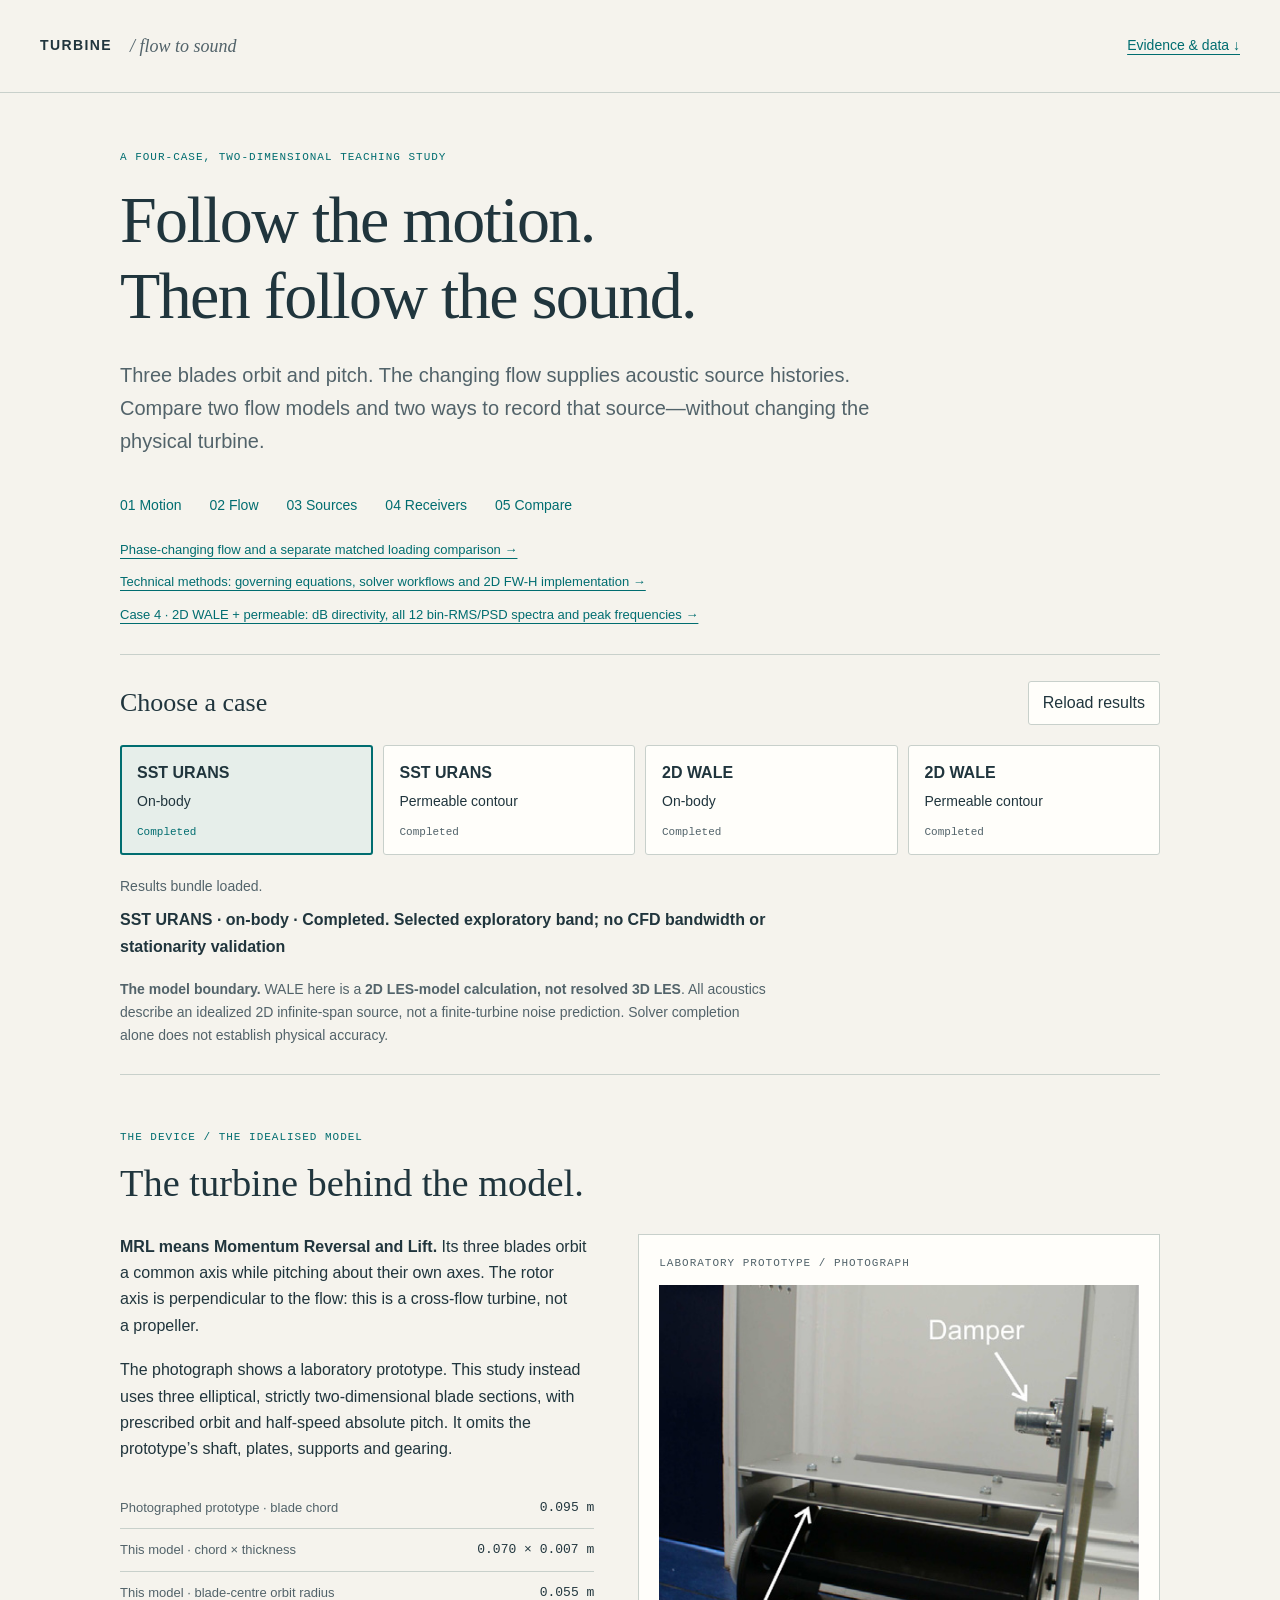
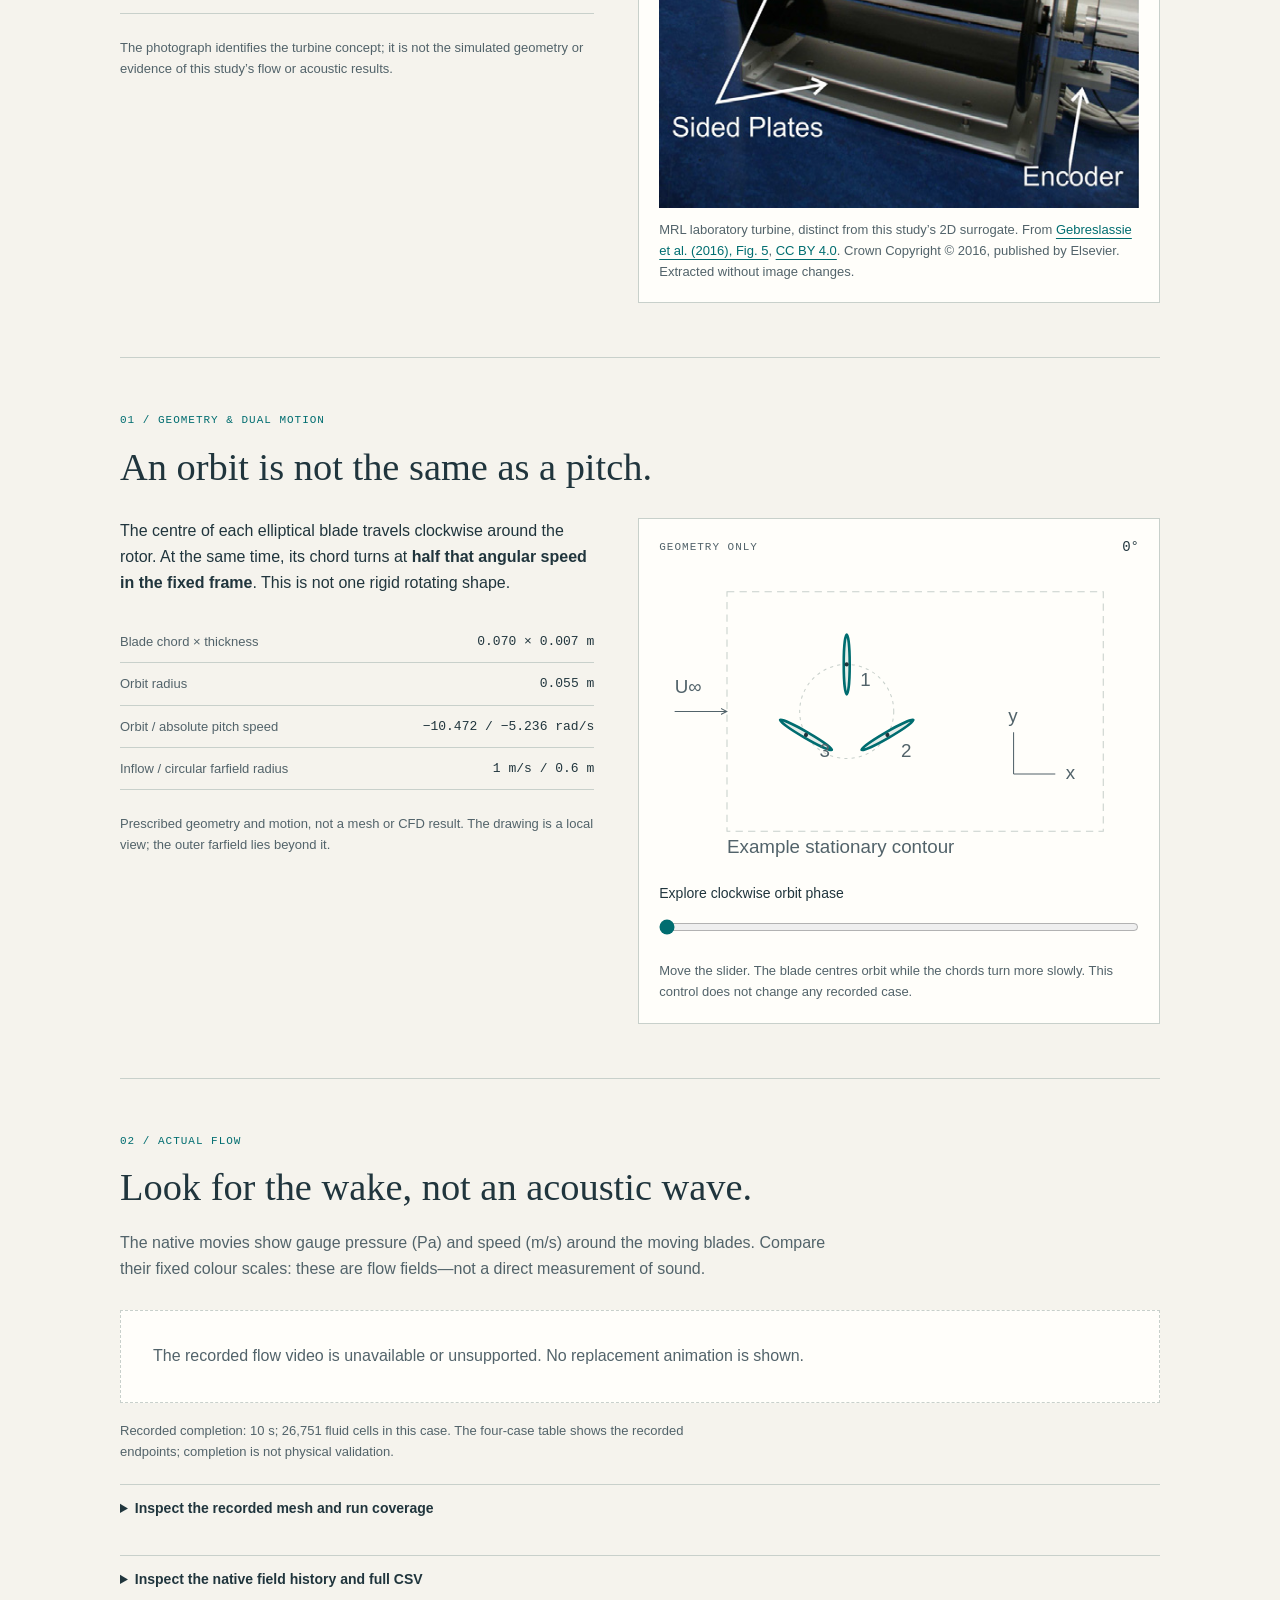
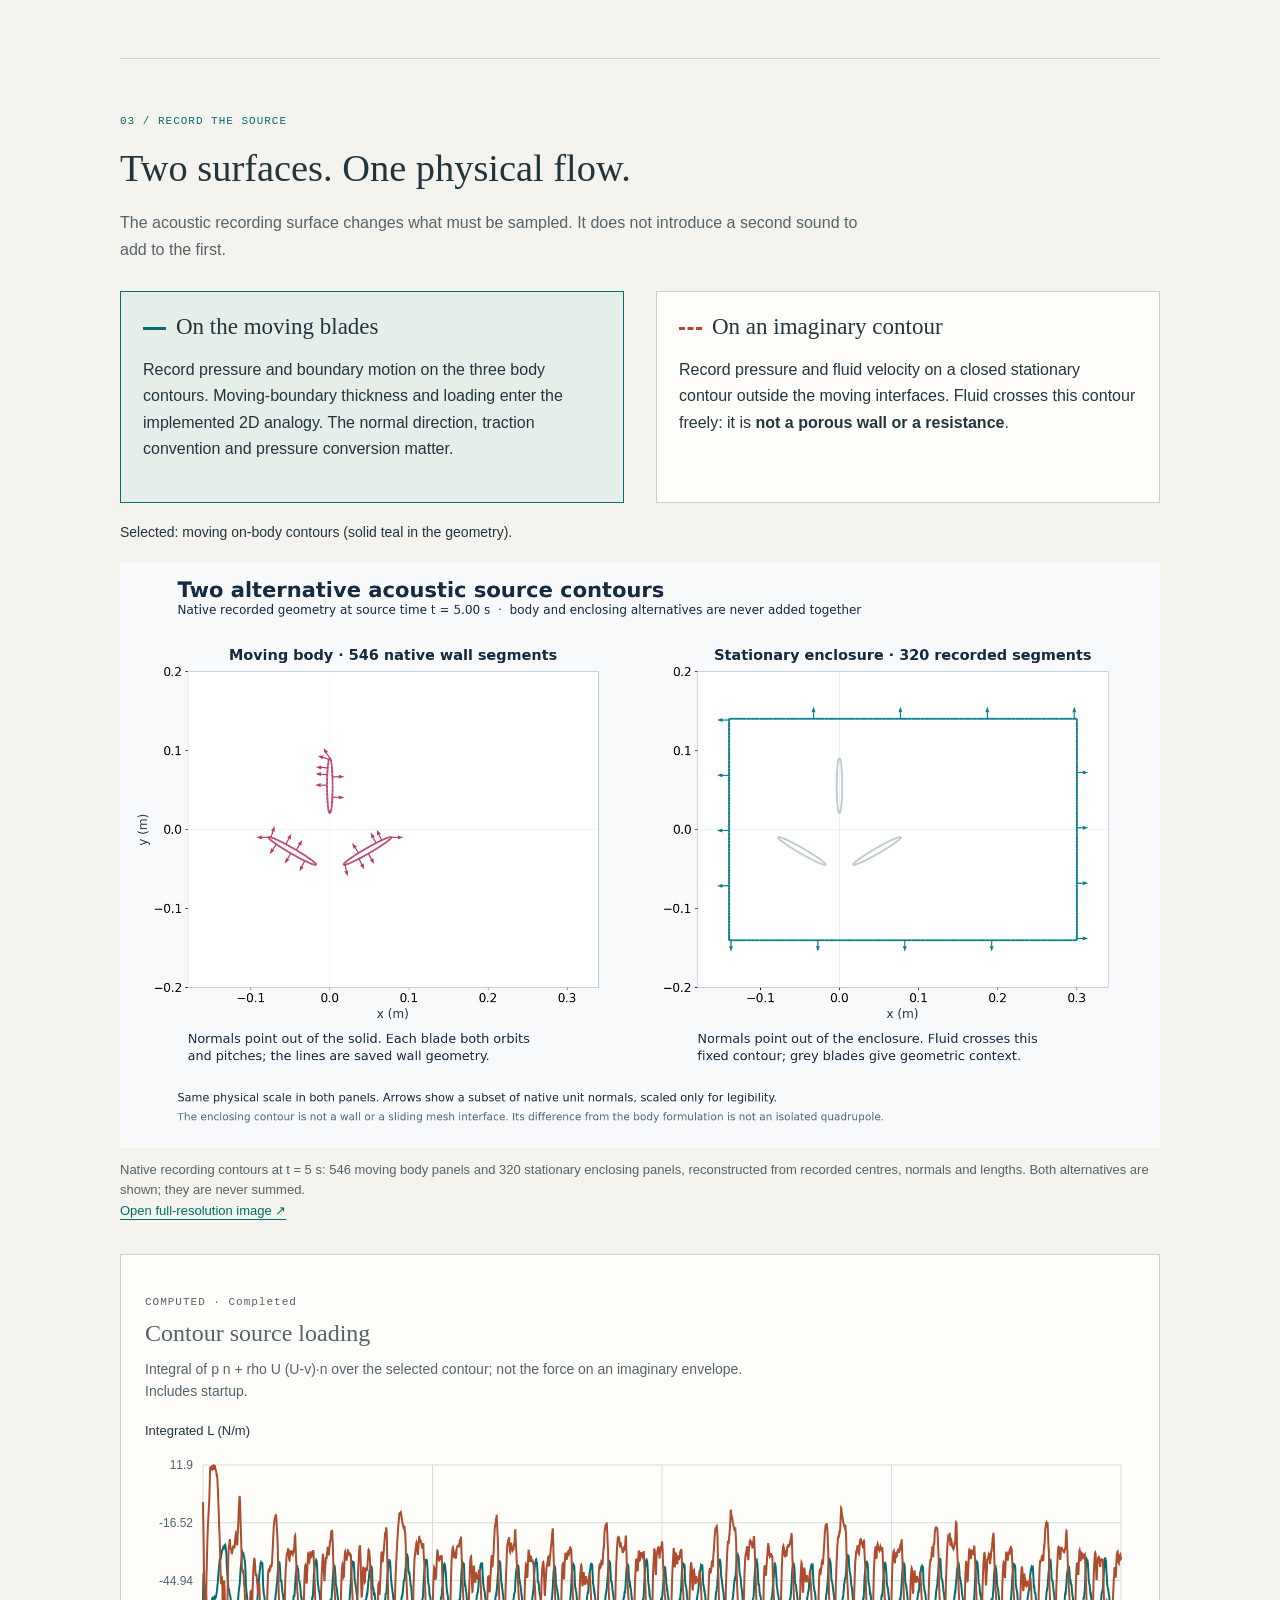
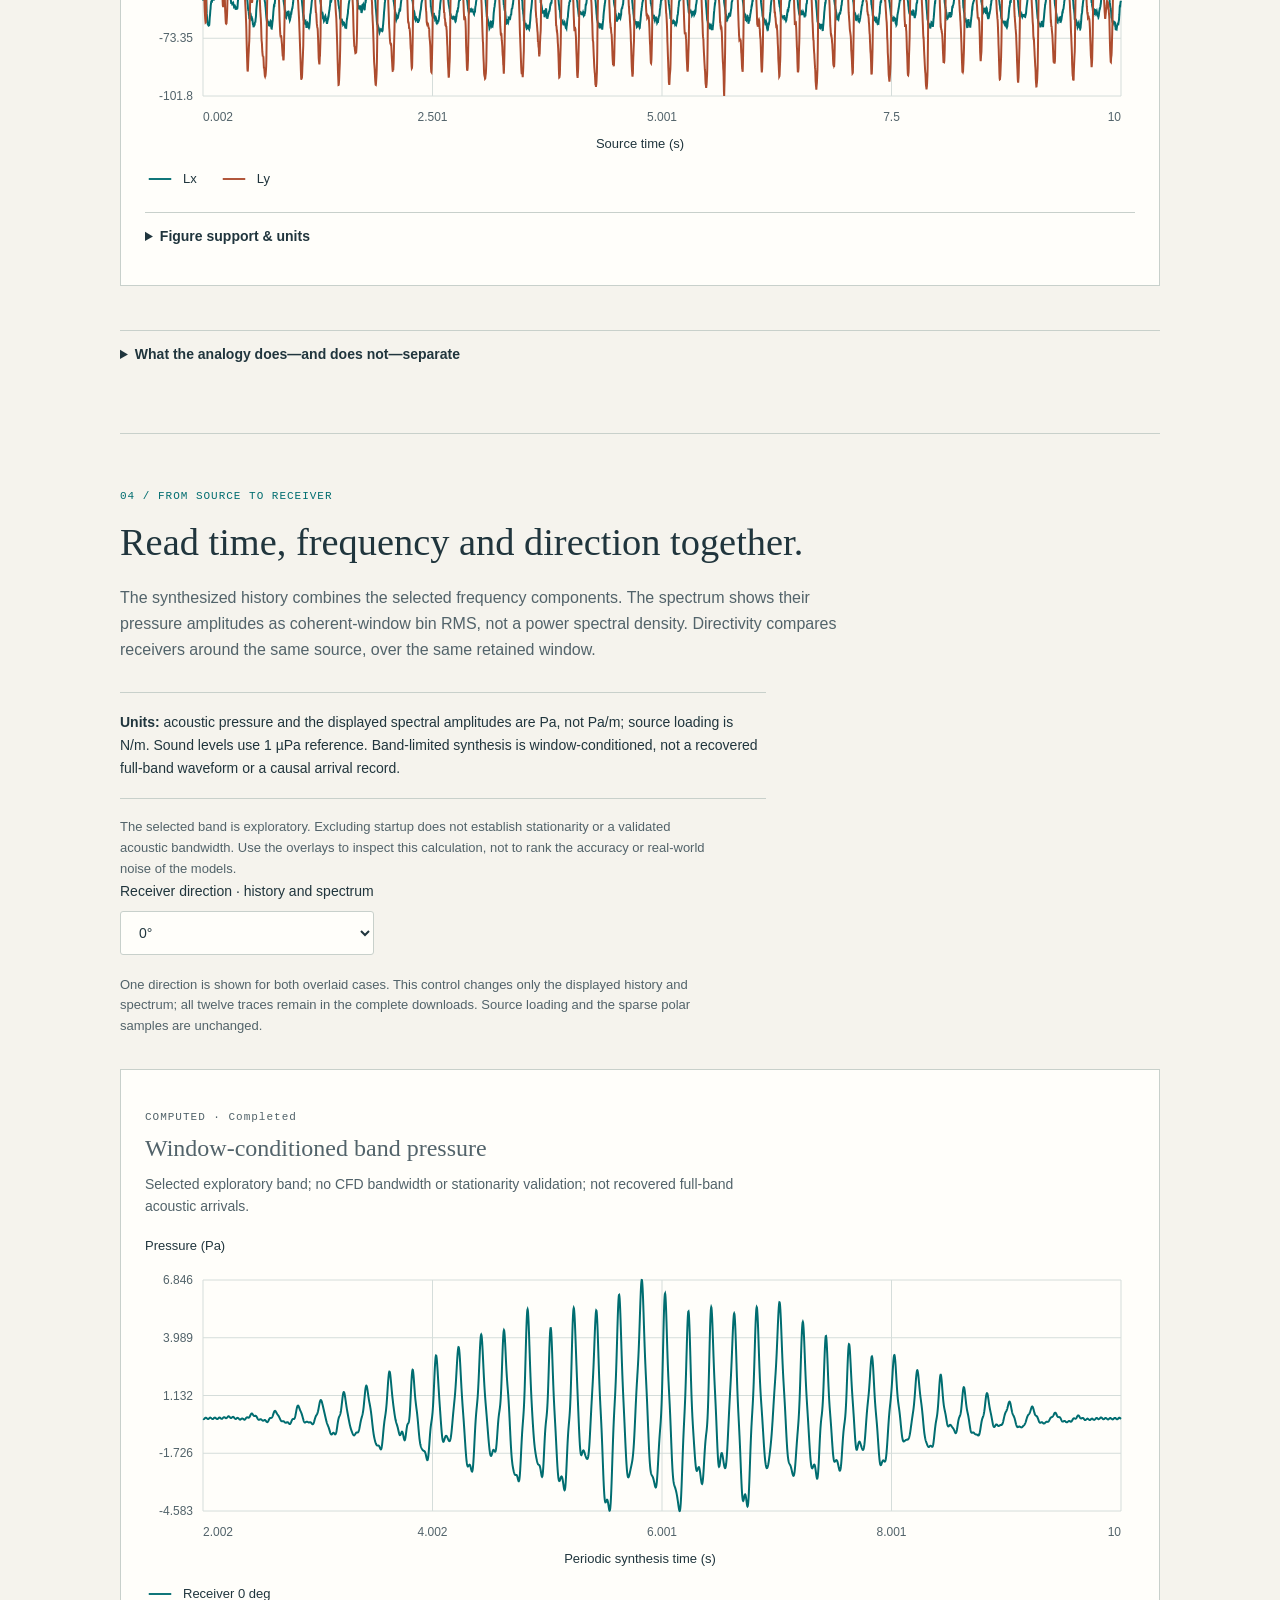
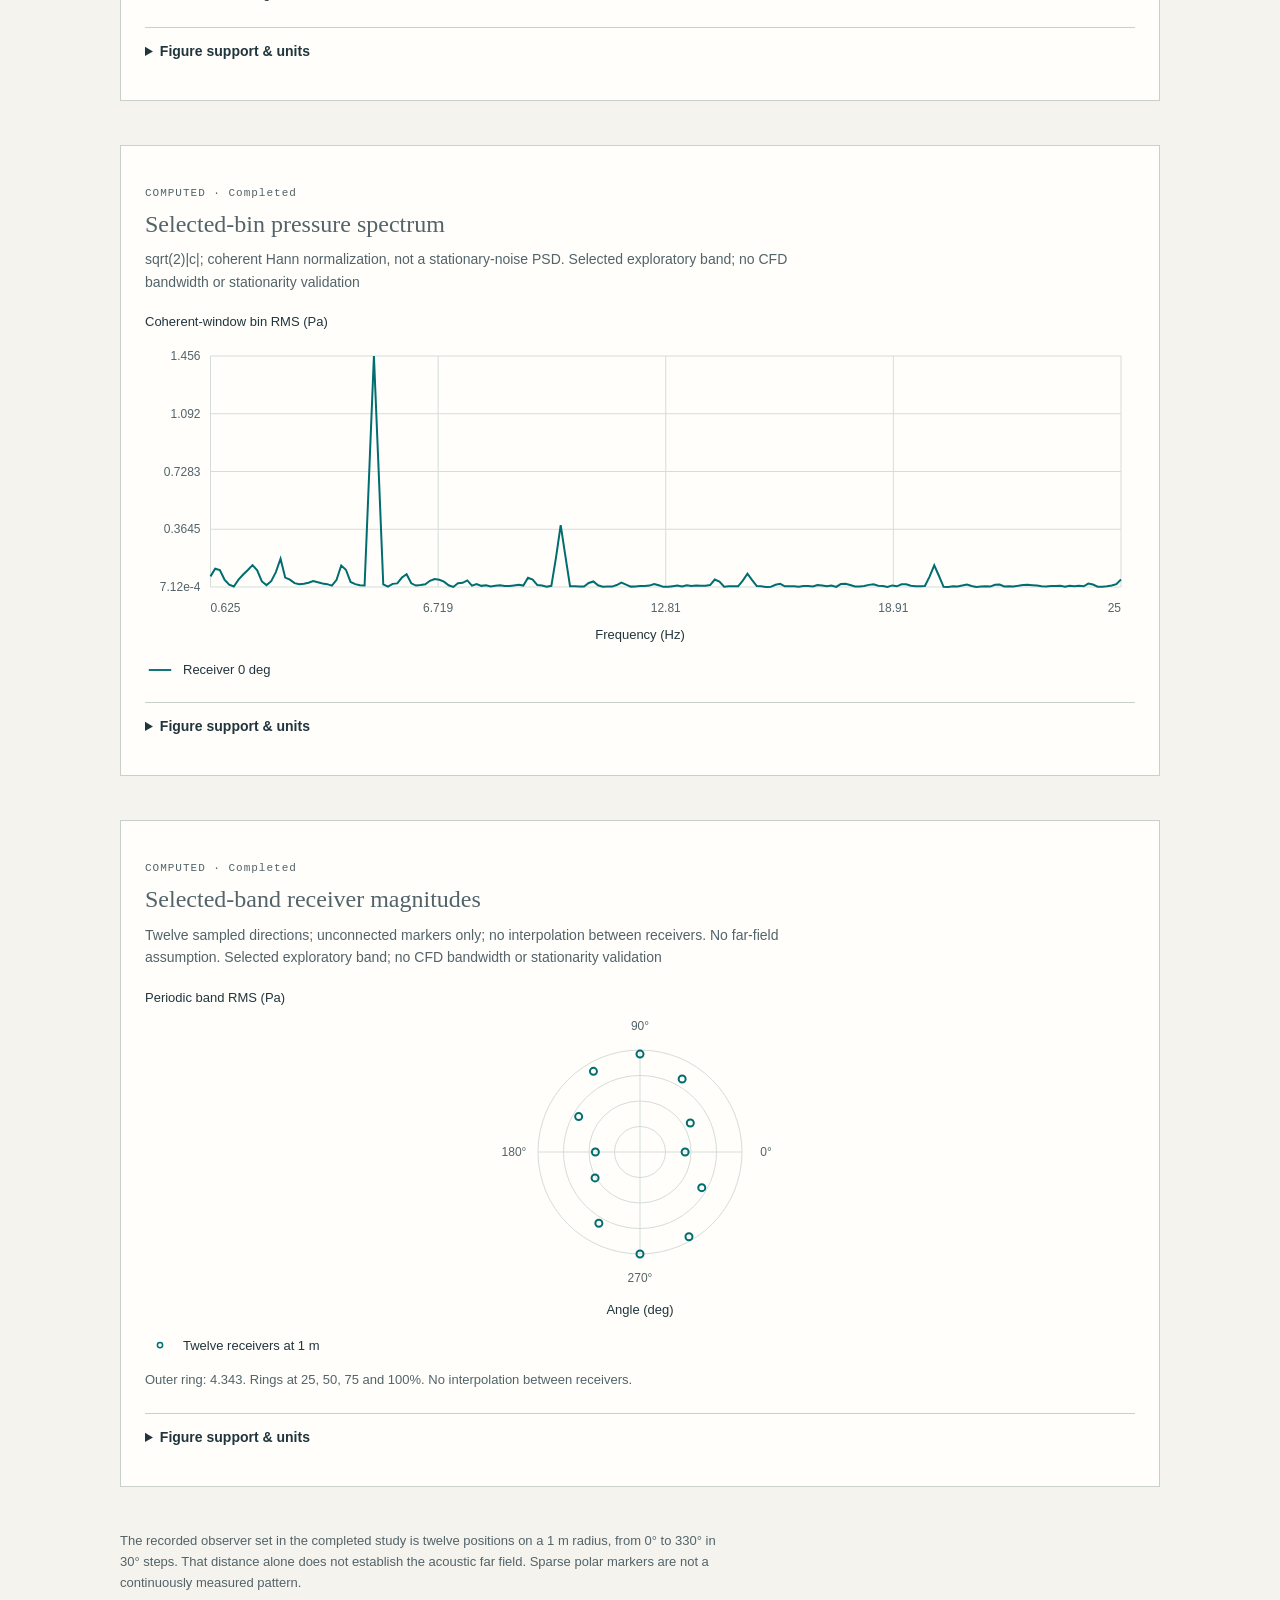
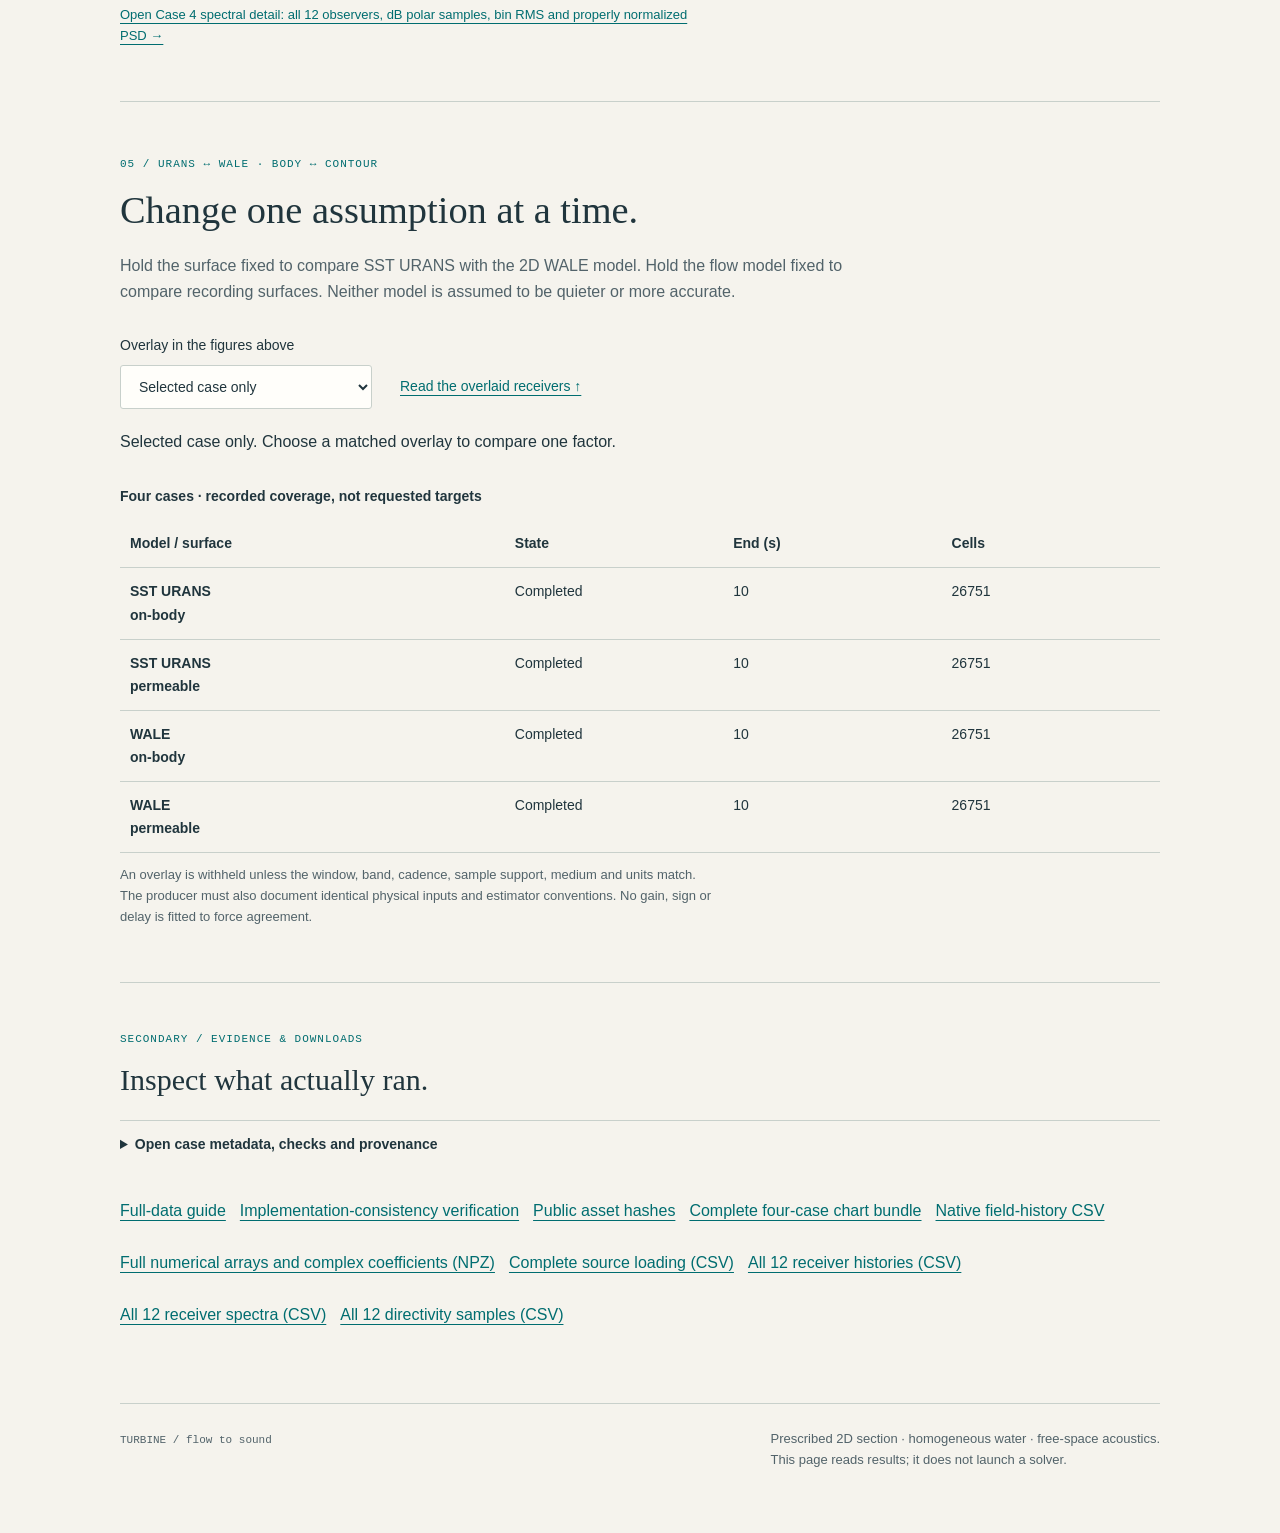
<file: site/index.html>
<!doctype html>
<html lang="en">
<head>
  <meta charset="utf-8">
  <meta name="viewport" content="width=device-width, initial-scale=1">
  <meta name="description" content="A four-case 2D turbine teaching study: dual motion, native flow, acoustic recording surfaces and matched URANS–WALE comparisons.">
  <meta name="theme-color" content="#f5f3ed">
  <title>Turbine / flow to sound</title>
  <link rel="icon" href="data:,">
  <link rel="stylesheet" href="./styles.css">
  <script type="module" src="./mrl2d.mjs"></script>
</head>
<body>
<a class="skip" href="#main">Skip to the study</a>
<header class="masthead"><a class="wordmark" href="#main">TURBINE <span>/ flow to sound</span></a><a href="#evidence">Evidence &amp; data ↓</a></header>
<main id="main">
  <section class="intro" aria-labelledby="page-title">
    <p class="eyebrow">A FOUR-CASE, TWO-DIMENSIONAL TEACHING STUDY</p>
    <h1 id="page-title">Follow the motion.<br>Then follow the sound.</h1>
    <p class="standfirst">Three blades orbit and pitch. The changing flow supplies acoustic source histories. Compare two flow models and two ways to record that source—without changing the physical turbine.</p>
    <nav class="lesson-nav" aria-label="Learning sequence"><a href="#geometry">01 Motion</a><a href="#flow">02 Flow</a><a href="#sources">03 Sources</a><a href="#receivers">04 Receivers</a><a href="#comparison">05 Compare</a></nav>
    <p class="figure-note"><a href="./cavitation.html">Phase-changing flow and a separate matched loading comparison →</a></p>
    <p class="figure-note"><a href="./methods.html">Technical methods: governing equations, solver workflows and 2D FW-H implementation →</a></p>
    <p class="figure-note"><a href="./case4-spectra.html">Case 4 · 2D WALE + permeable: dB directivity, all 12 bin-RMS/PSD spectra and peak frequencies →</a></p>
  </section>

  <section class="case-panel" aria-labelledby="case-heading">
    <div class="section-bar"><h2 id="case-heading">Choose a case</h2><button id="reload-results" type="button" disabled>Reload results</button></div>
    <div id="case-picker" class="case-picker" role="group" aria-label="Four study cases">
      <button type="button" data-case="mrl2d_urans_body" aria-pressed="true"><b>SST URANS</b><span>On-body</span><small>Pending</small></button>
      <button type="button" data-case="mrl2d_urans_permeable" aria-pressed="false"><b>SST URANS</b><span>Permeable contour</span><small>Pending</small></button>
      <button type="button" data-case="mrl2d_les_body" aria-pressed="false"><b>2D WALE</b><span>On-body</span><small>Pending</small></button>
      <button type="button" data-case="mrl2d_les_permeable" aria-pressed="false"><b>2D WALE</b><span>Permeable contour</span><small>Pending</small></button>
    </div>
    <p id="bundle-status" class="bundle-status" role="status" data-state="pending">Reading results. No computed values are displayed yet.</p>
    <p id="case-summary" class="case-summary">SST URANS · on-body. Awaiting native results.</p>
    <div class="scope-note"><p><strong>The model boundary.</strong> WALE here is a <strong>2D LES-model calculation, not resolved 3D LES</strong>. All acoustics describe an idealized 2D infinite-span source, not a finite-turbine noise prediction. Solver completion alone does not establish physical accuracy.</p></div>
  </section>

<section id="mrl-turbine" class="lesson" aria-labelledby="mrl-turbine-title">
  <div class="section-heading">
    <p class="eyebrow">THE DEVICE / THE IDEALISED MODEL</p>
    <h2 id="mrl-turbine-title">The turbine behind the model.</h2>
  </div>
  <div class="split">
    <div class="lesson-copy">
      <p><strong>MRL means Momentum Reversal and Lift.</strong> Its three blades orbit a common axis while pitching about their own axes. The rotor axis is perpendicular to the flow: this is a cross-flow turbine, not a propeller.</p>
      <p>The photograph shows a laboratory prototype. This study instead uses three elliptical, strictly two-dimensional blade sections, with prescribed orbit and half-speed absolute pitch. It omits the prototype’s shaft, plates, supports and gearing.</p>
      <dl class="parameters">
        <div><dt>Photographed prototype · blade chord</dt><dd>0.095 m</dd></div>
        <div><dt>This model · chord × thickness</dt><dd>0.070 × 0.007 m</dd></div>
        <div><dt>This model · blade-centre orbit radius</dt><dd>0.055 m</dd></div>
      </dl>
      <p class="figure-note">The photograph identifies the turbine concept; it is not the simulated geometry or evidence of this study’s flow or acoustic results.</p>
    </div>
    <figure class="geometry-figure" aria-labelledby="mrl-photo-caption">
      <div class="figure-bar"><span class="tag">LABORATORY PROTOTYPE / PHOTOGRAPH</span></div>
      <img src="./assets/mrl2d/mrl-laboratory-turbine-gebreslassie-2016-fig5.jpg"
           alt="MRL laboratory turbine in its support frame; the original photograph labels the damper, sided plates and encoder."
           width="532" height="580" loading="lazy" decoding="async"
           style="display:block;width:100%;max-width:532px;height:auto;margin:14px auto 0">
      <figcaption id="mrl-photo-caption">MRL laboratory turbine, distinct from this study’s 2D surrogate. From <a href="https://strathprints.strath.ac.uk/57540/" title="Experimental and CFD analysis of the wake characteristics of tidal turbines">Gebreslassie et al. (2016), Fig. 5</a>, <a href="https://creativecommons.org/licenses/by/4.0/">CC BY 4.0</a>. Crown Copyright © 2016, published by Elsevier. Extracted without image changes.</figcaption>
    </figure>
  </div>
</section>

<section id="geometry" class="lesson" aria-labelledby="geometry-heading">
    <div class="section-heading"><p class="eyebrow">01 / GEOMETRY &amp; DUAL MOTION</p><h2 id="geometry-heading">An orbit is not the same as a pitch.</h2></div>
    <div class="split">
      <div class="lesson-copy"><p>The centre of each elliptical blade travels clockwise around the rotor. At the same time, its chord turns at <strong>half that angular speed in the fixed frame</strong>. This is not one rigid rotating shape.</p><dl class="parameters"><div><dt>Blade chord × thickness</dt><dd>0.070 × 0.007 m</dd></div><div><dt>Orbit radius</dt><dd>0.055 m</dd></div><div><dt>Orbit / absolute pitch speed</dt><dd>−10.472 / −5.236 rad/s</dd></div><div><dt>Inflow / circular farfield radius</dt><dd>1 m/s / 0.6 m</dd></div></dl><p class="figure-note">Prescribed geometry and motion, not a mesh or CFD result. The drawing is a local view; the outer farfield lies beyond it.</p></div>
      <figure class="geometry-figure"><div class="figure-bar"><span class="tag">GEOMETRY ONLY</span><output id="phase-value" for="phase">0°</output></div><div id="geometry-view" aria-live="off"></div><label class="slider-label" for="phase">Explore clockwise orbit phase<input id="phase" type="range" min="0" max="360" value="0" step="5"></label><figcaption id="geometry-caption">Move the slider. The blade centres orbit while the chords turn more slowly. This control does not change any recorded case.</figcaption></figure>
    </div>
  </section>

  <section id="flow" class="lesson" aria-labelledby="flow-heading">
    <div class="section-heading"><p class="eyebrow">02 / ACTUAL FLOW</p><h2 id="flow-heading">Look for the wake, not an acoustic wave.</h2><p>The native movies show gauge pressure (Pa) and speed (m/s) around the moving blades. Compare their fixed colour scales: these are flow fields—not a direct measurement of sound.</p></div>
    <div id="flow-media" class="media-panel"><p class="empty-state">Native flow is pending. No substitute animation is shown.</p></div>
    <p id="flow-coverage" class="figure-note">No completed-run coverage is displayed until the case bundle is available.</p>
    <details id="mesh-evidence"><summary>Inspect the recorded mesh and run coverage</summary><div id="mesh-media"><p>No native mesh image is available.</p></div><dl id="coverage" class="parameters"></dl></details>
    <details id="field-history-details"><summary>Inspect the native field history and full CSV</summary><div id="field-history-media"><p>No native field history is available.</p></div></details>
  </section>

  <section id="sources" class="lesson" aria-labelledby="source-heading">
    <div class="section-heading"><p class="eyebrow">03 / RECORD THE SOURCE</p><h2 id="source-heading">Two surfaces. One physical flow.</h2><p>The acoustic recording surface changes what must be sampled. It does not introduce a second sound to add to the first.</p></div>
    <div class="surface-explanation"><div id="body-explanation"><h3><span class="surface-key body-key"></span>On the moving blades</h3><p>Record pressure and boundary motion on the three body contours. Moving-boundary thickness and loading enter the implemented 2D analogy. The normal direction, traction convention and pressure conversion matter.</p></div><div id="permeable-explanation"><h3><span class="surface-key contour-key"></span>On an imaginary contour</h3><p>Record pressure and fluid velocity on a closed stationary contour outside the moving interfaces. Fluid crosses this contour freely: it is <strong>not a porous wall or a resistance</strong>.</p></div></div>
    <p id="surface-selection" class="selection-note"></p>
    <div id="source-contours" class="media-panel"><p class="empty-state">Native recording-contour evidence is unavailable until a completed case is loaded.</p></div>
    <div id="source-charts"></div>
    <details><summary>What the analogy does—and does not—separate</summary><p>Both routes use a 2D free-space Green function. Their estimates overlap and are alternatives, never summed. The difference between them is not an isolated quadrupole measurement. Omitted viscous traction or exterior volume sources must be recorded in the evidence, not assumed zero.</p><p>The thin numerical extrusion uses empty front/back boundaries. Its arbitrary depth must be removed exactly once when forming force per unit span or contour integrals. No finite-span caps or span correction are invented.</p></details>
  </section>

  <section id="receivers" class="lesson" aria-labelledby="receiver-heading">
    <div class="section-heading"><p class="eyebrow">04 / FROM SOURCE TO RECEIVER</p><h2 id="receiver-heading">Read time, frequency and direction together.</h2><p>The synthesized history combines the selected frequency components. The spectrum shows their pressure amplitudes as coherent-window bin RMS, not a power spectral density. Directivity compares receivers around the same source, over the same retained window.</p></div>
    <p class="units-note"><strong>Units:</strong> acoustic pressure and the displayed spectral amplitudes are Pa, not Pa/m; source loading is N/m. Sound levels use 1 µPa reference. Band-limited synthesis is window-conditioned, not a recovered full-band waveform or a causal arrival record.</p>
    <p class="figure-note">The selected band is exploratory. Excluding startup does not establish stationarity or a validated acoustic bandwidth. Use the overlays to inspect this calculation, not to rank the accuracy or real-world noise of the models.</p>
    <div class="comparison-controls"><label for="receiver-direction">Receiver direction · history and spectrum<select id="receiver-direction"><option value="0">0°</option><option value="30">30°</option><option value="60">60°</option><option value="90">90°</option><option value="120">120°</option><option value="150">150°</option><option value="180">180°</option><option value="210">210°</option><option value="240">240°</option><option value="270">270°</option><option value="300">300°</option><option value="330">330°</option></select></label></div>
    <p class="figure-note">One direction is shown for both overlaid cases. This control changes only the displayed history and spectrum; all twelve traces remain in the complete downloads. Source loading and the sparse polar samples are unchanged.</p>
    <div id="receiver-charts"><p class="empty-state">Receiver histories, spectra and directivity are pending native source histories and verified acoustic reduction.</p></div>
    <p class="figure-note">The recorded observer set in the completed study is twelve positions on a 1 m radius, from 0° to 330° in 30° steps. That distance alone does not establish the acoustic far field. Sparse polar markers are not a continuously measured pattern.</p>
    <p class="figure-note"><a href="./case4-spectra.html">Open Case 4 spectral detail: all 12 observers, dB polar samples, bin RMS and properly normalized PSD →</a></p>
  </section>

  <section id="comparison" class="lesson" aria-labelledby="comparison-heading">
    <div class="section-heading"><p class="eyebrow">05 / URANS ↔ WALE · BODY ↔ CONTOUR</p><h2 id="comparison-heading">Change one assumption at a time.</h2><p>Hold the surface fixed to compare SST URANS with the 2D WALE model. Hold the flow model fixed to compare recording surfaces. Neither model is assumed to be quieter or more accurate.</p></div>
    <div class="comparison-controls"><label for="compare-mode">Overlay in the figures above<select id="compare-mode"><option value="none">Selected case only</option><option value="surface">Other surface · same flow model</option><option value="model">Other flow model · same surface</option></select></label><a href="#receivers">Read the overlaid receivers ↑</a></div>
    <p id="comparison-status" role="status">Comparison is pending completed, matched records.</p>
    <div id="comparison-table"></div>
    <p class="figure-note">An overlay is withheld unless the window, band, cadence, sample support, medium and units match. The producer must also document identical physical inputs and estimator conventions. No gain, sign or delay is fitted to force agreement.</p>
  </section>

  <section id="evidence" class="evidence-section" aria-labelledby="evidence-heading"><p class="eyebrow">SECONDARY / EVIDENCE &amp; DOWNLOADS</p><h2 id="evidence-heading">Inspect what actually ran.</h2><details id="evidence-details"><summary>Open case metadata, checks and provenance</summary><div id="case-evidence"></div></details><div id="downloads" class="downloads"><p>No verified downloads are available yet.</p></div><p id="download-status" role="status"></p></section>
  <footer><span>TURBINE / flow to sound</span><p>Prescribed 2D section · homogeneous water · free-space acoustics.<br>This page reads results; it does not launch a solver.</p></footer>
</main>
<noscript><p class="no-script">JavaScript is needed to read the case bundle and operate the controls. The teaching text remains available; no computed results are shown without validation.</p></noscript>
</body>
</html>
</file>
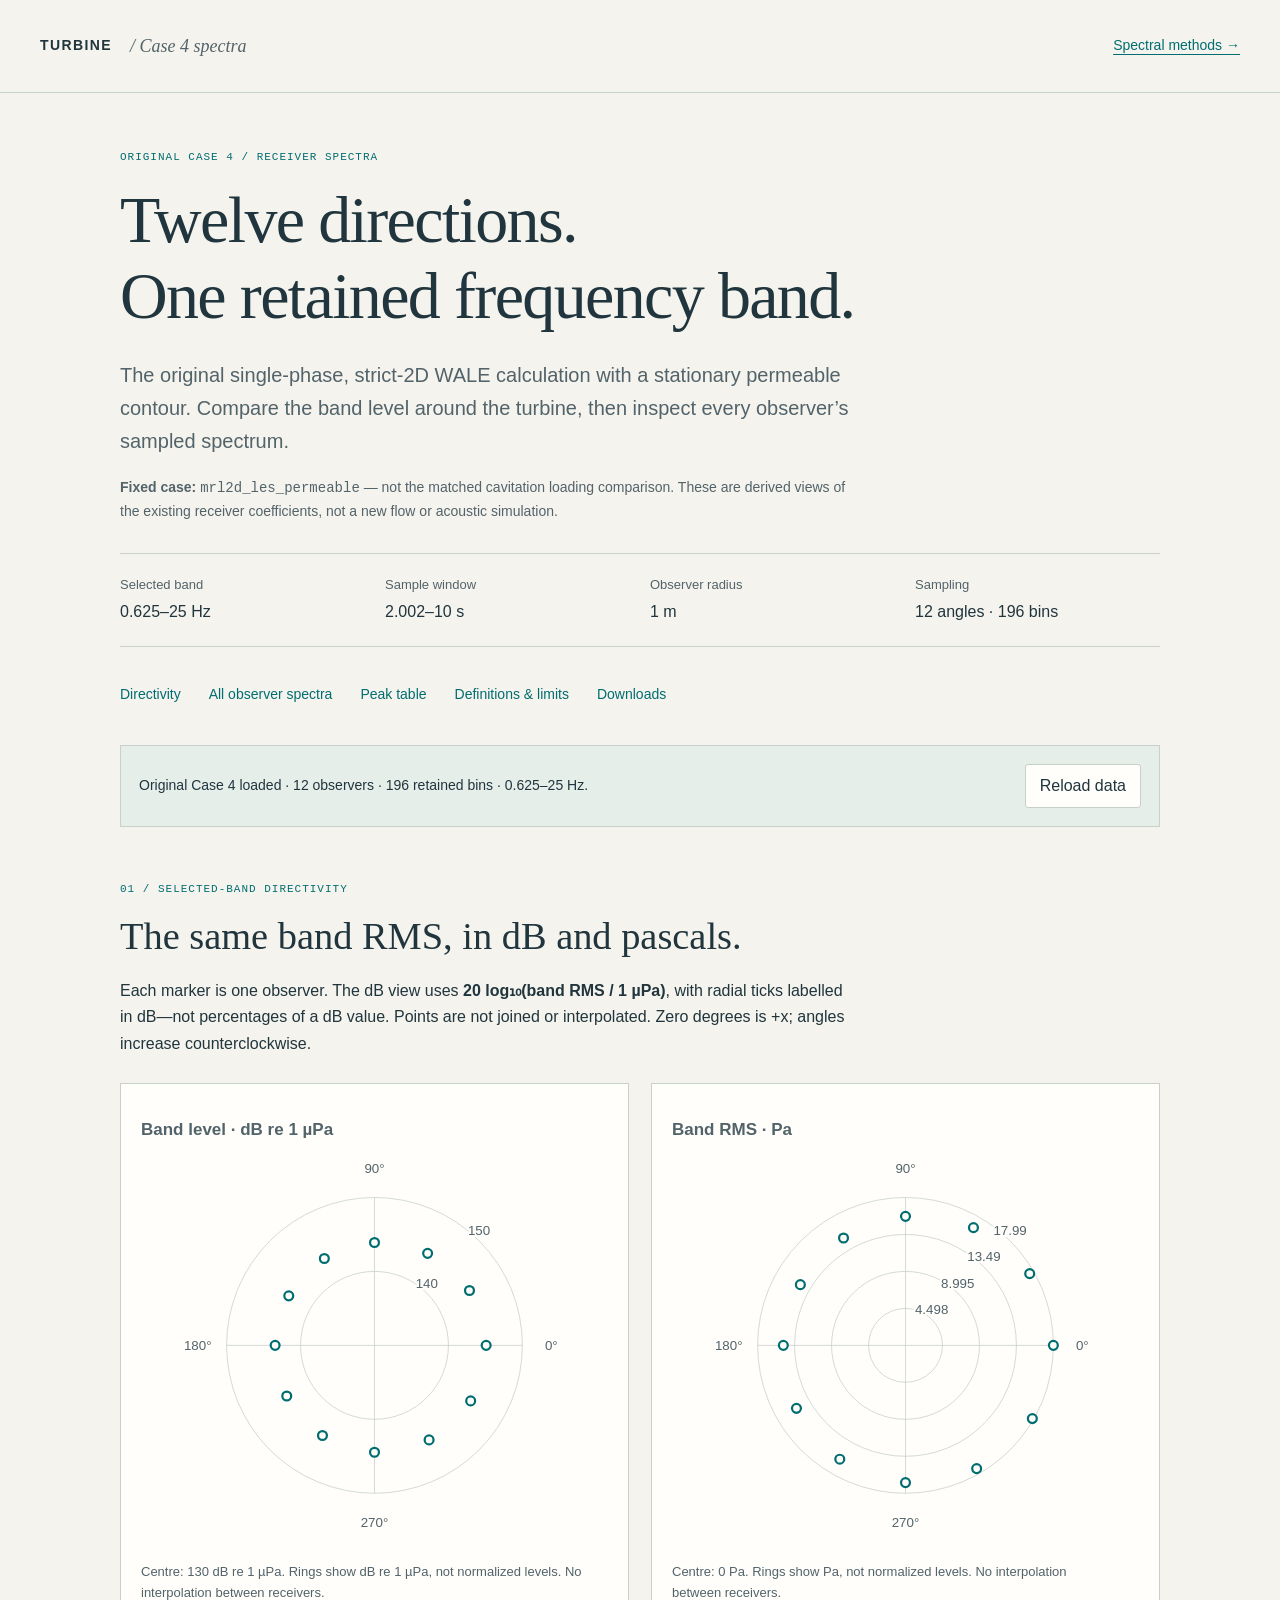
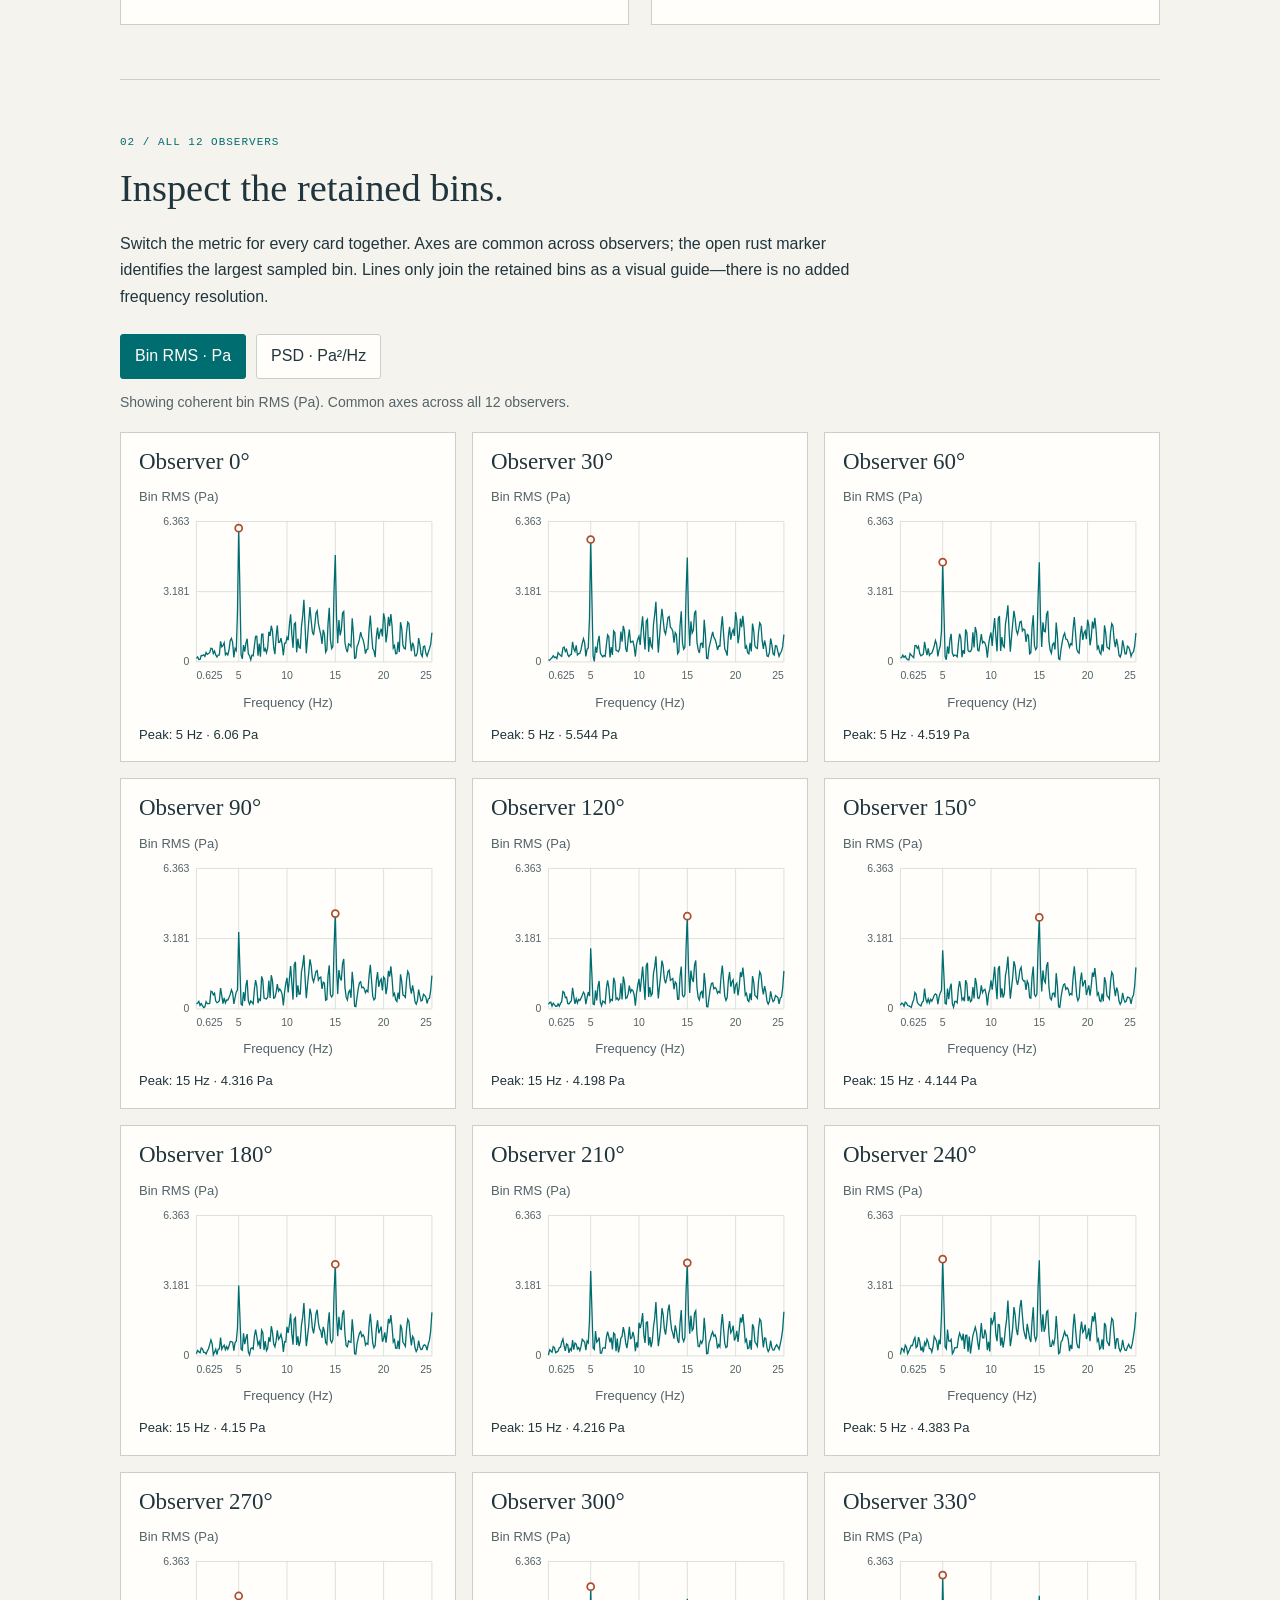
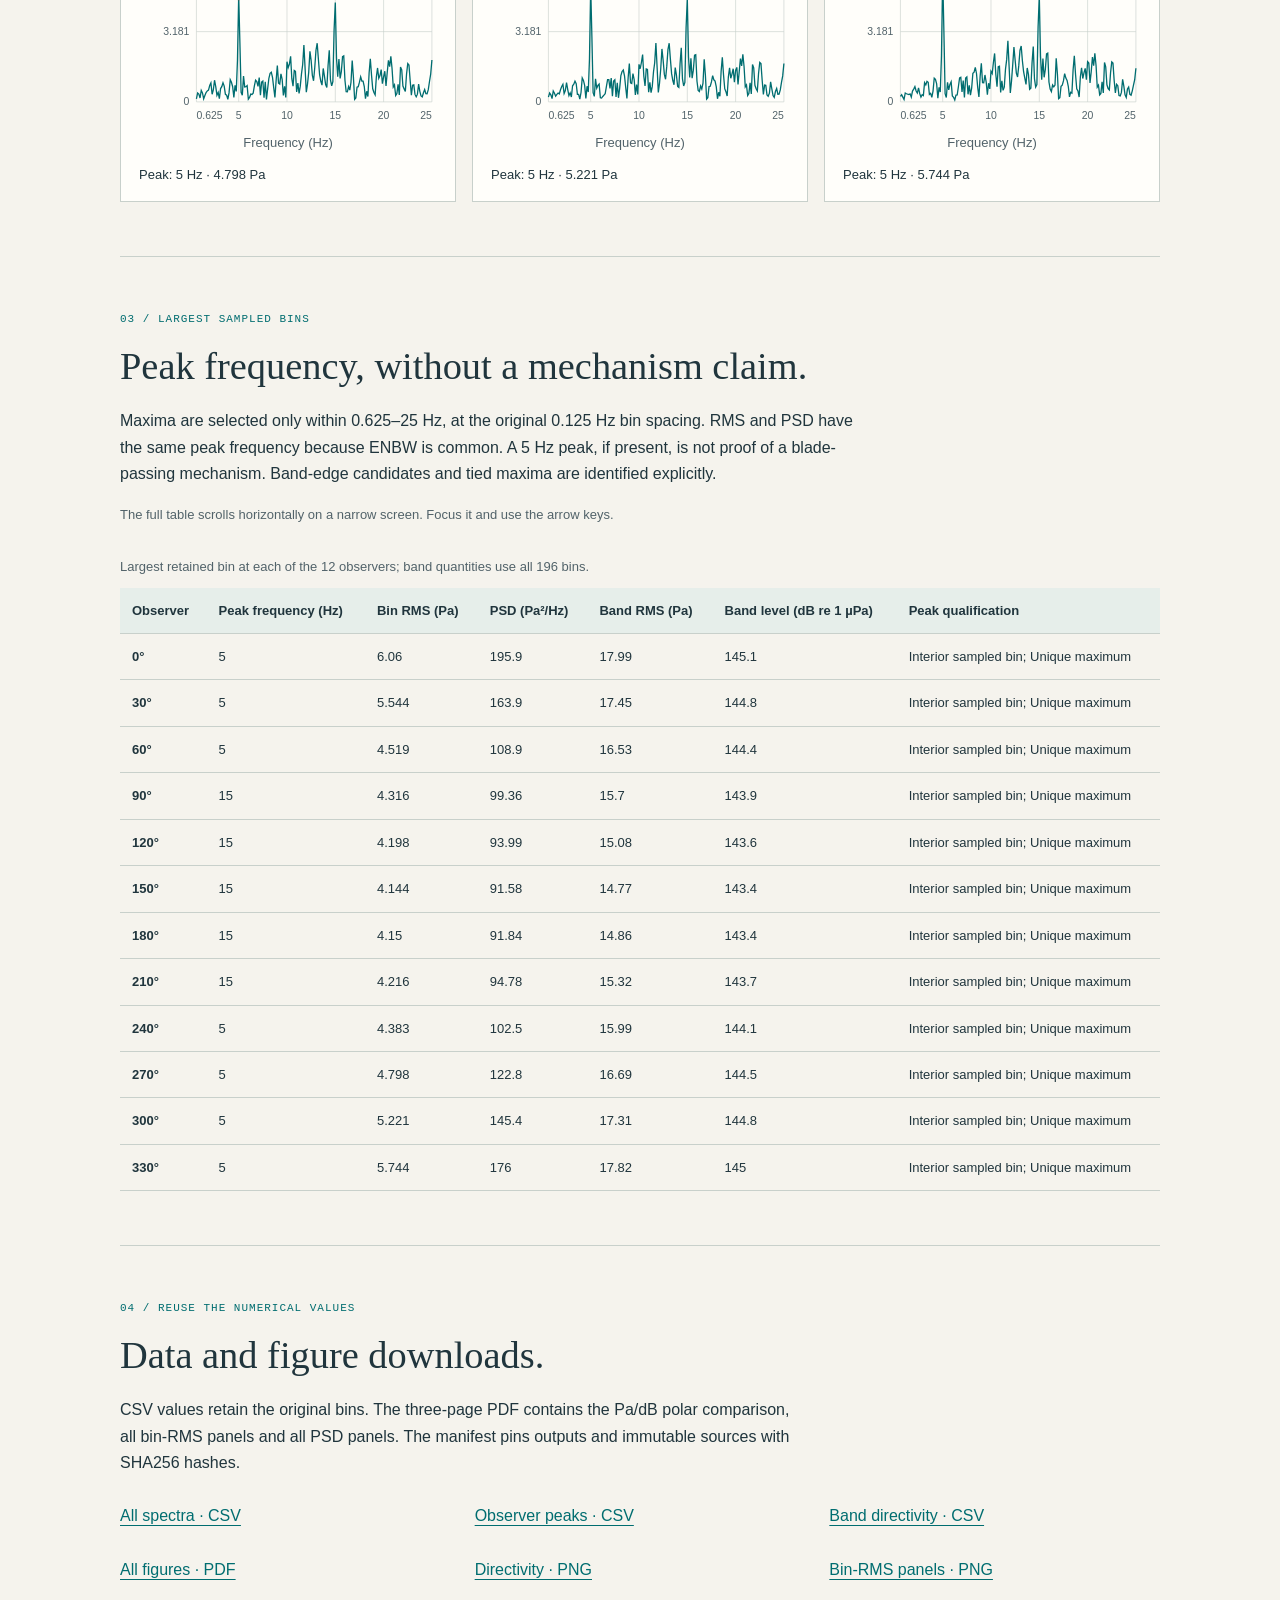
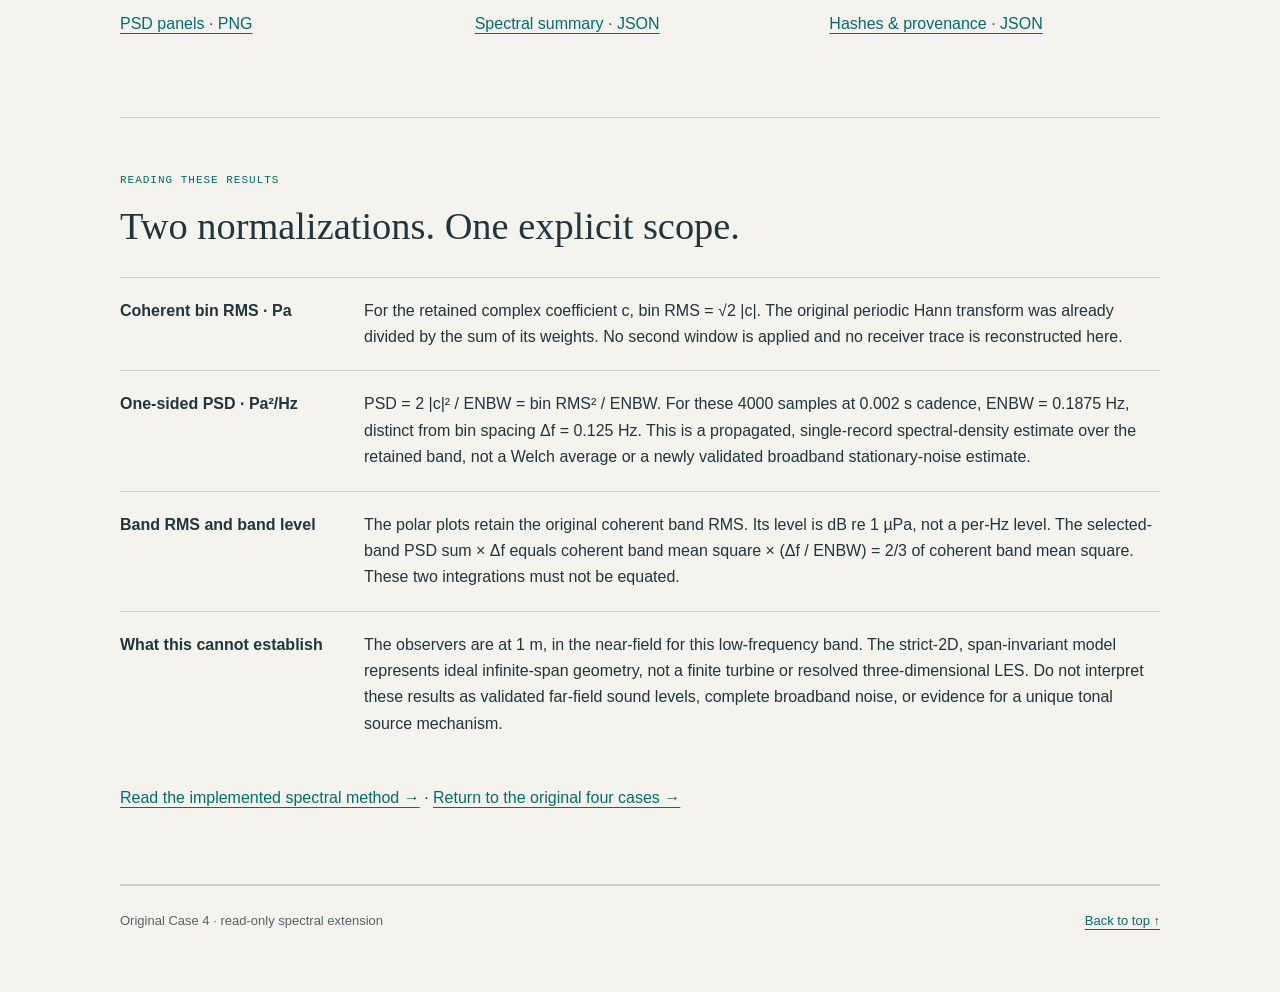
<file: site/case4-spectra.html>
<!doctype html>
<html lang="en">
<head>
  <meta charset="utf-8">
  <meta name="viewport" content="width=device-width, initial-scale=1">
  <meta name="description" content="Original Case 4: selected-band dB directivity and all 12 observer bin-RMS and PSD spectra for strict-2D WALE with a stationary permeable contour.">
  <meta name="theme-color" content="#f5f3ed">
  <title>Turbine / Case 4 observer spectra</title>
  <link rel="icon" href="data:,">
  <link rel="stylesheet" href="./styles.css">
  <link rel="stylesheet" href="./case4-spectra.css">
</head>
<body class="case4-spectra">
<a class="skip" href="#main">Skip to Case 4 spectra</a>
<header class="masthead"><a class="wordmark" href="./index.html">TURBINE <span>/ Case 4 spectra</span></a><a href="./methods.html#spectral">Spectral methods →</a></header>
<main id="main">
  <section class="intro" aria-labelledby="title">
    <p class="eyebrow">ORIGINAL CASE 4 / RECEIVER SPECTRA</p>
    <h1 id="title">Twelve directions.<br>One retained frequency band.</h1>
    <p class="standfirst">The original single-phase, strict-2D WALE calculation with a stationary permeable contour. Compare the band level around the turbine, then inspect every observer’s sampled spectrum.</p>
    <p class="scope-note"><strong>Fixed case:</strong> <code>mrl2d_les_permeable</code> — not the matched cavitation loading comparison. These are derived views of the existing receiver coefficients, not a new flow or acoustic simulation.</p>
    <dl class="spectra-facts"><div><dt>Selected band</dt><dd>0.625–25 Hz</dd></div><div><dt>Sample window</dt><dd>2.002–10 s</dd></div><div><dt>Observer radius</dt><dd>1 m</dd></div><div><dt>Sampling</dt><dd>12 angles · 196 bins</dd></div></dl>
    <nav class="lesson-nav" aria-label="Case 4 sections"><a href="#directivity">Directivity</a><a href="#spectra">All observer spectra</a><a href="#peaks">Peak table</a><a href="#definitions">Definitions &amp; limits</a><a href="#downloads">Downloads</a></nav>
  </section>
  <div class="load-bar"><p id="spectra-status" role="status" aria-live="polite" data-state="loading">Loading the original Case 4 spectral summary…</p><button type="button" id="reload-spectra">Reload data</button></div>
  <noscript><p>JavaScript is needed to validate the summary and show the interactive plots. No replacement data are displayed.</p></noscript>
  <div id="spectra-results" hidden>
    <section id="directivity" class="lesson" aria-labelledby="directivity-title">
      <p class="eyebrow">01 / SELECTED-BAND DIRECTIVITY</p>
      <h2 id="directivity-title">The same band RMS, in dB and pascals.</h2>
      <p>Each marker is one observer. The dB view uses <strong>20 log₁₀(band RMS / 1 µPa)</strong>, with radial ticks labelled in dB—not percentages of a dB value. Points are not joined or interpolated. Zero degrees is +x; angles increase counterclockwise.</p>
      <div class="polar-grid"><figure><figcaption>Band level · dB re 1 µPa</figcaption><div id="polar-db"></div></figure><figure><figcaption>Band RMS · Pa</figcaption><div id="polar-pa"></div></figure></div>
    </section>
    <section id="spectra" class="lesson" aria-labelledby="spectra-title">
      <p class="eyebrow">02 / ALL 12 OBSERVERS</p>
      <h2 id="spectra-title">Inspect the retained bins.</h2>
      <p>Switch the metric for every card together. Axes are common across observers; the open rust marker identifies the largest sampled bin. Lines only join the retained bins as a visual guide—there is no added frequency resolution.</p>
      <div id="metric-controls" class="metric-controls" role="group" aria-label="Spectrum metric"><button type="button" id="metric-rms" data-metric="rms" aria-pressed="true" disabled>Bin RMS · Pa</button><button type="button" id="metric-psd" data-metric="psd" aria-pressed="false" disabled>PSD · Pa²/Hz</button></div>
      <p id="metric-note" class="metric-note" role="status" aria-live="polite">Showing coherent bin RMS (Pa).</p>
      <div id="observer-spectra" class="spectra-grid"></div>
    </section>
    <section id="peaks" class="lesson" aria-labelledby="peaks-title">
      <p class="eyebrow">03 / LARGEST SAMPLED BINS</p>
      <h2 id="peaks-title">Peak frequency, without a mechanism claim.</h2>
      <p>Maxima are selected only within 0.625–25 Hz, at the original 0.125 Hz bin spacing. RMS and PSD have the same peak frequency because ENBW is common. A 5 Hz peak, if present, is not proof of a blade-passing mechanism. Band-edge candidates and tied maxima are identified explicitly.</p>
      <p class="figure-note">The full table scrolls horizontally on a narrow screen. Focus it and use the arrow keys.</p>
      <div id="peak-table" class="table-scroll" tabindex="0" role="region" aria-label="All 12 observer peaks and band levels"></div>
    </section>
    <section id="downloads" class="lesson" aria-labelledby="downloads-title">
      <p class="eyebrow">04 / REUSE THE NUMERICAL VALUES</p>
      <h2 id="downloads-title">Data and figure downloads.</h2>
      <p>CSV values retain the original bins. The three-page PDF contains the Pa/dB polar comparison, all bin-RMS panels and all PSD panels. The manifest pins outputs and immutable sources with SHA256 hashes.</p>
      <ul class="spectra-downloads">
        <li><a download href="./data/case4-spectra/spectra.csv">All spectra · CSV</a></li>
        <li><a download href="./data/case4-spectra/peaks.csv">Observer peaks · CSV</a></li>
        <li><a download href="./data/case4-spectra/directivity.csv">Band directivity · CSV</a></li>
        <li><a download href="./data/case4-spectra/plots.pdf">All figures · PDF</a></li>
        <li><a download href="./data/case4-spectra/directivity.png">Directivity · PNG</a></li>
        <li><a download href="./data/case4-spectra/bin-rms.png">Bin-RMS panels · PNG</a></li>
        <li><a download href="./data/case4-spectra/psd.png">PSD panels · PNG</a></li>
        <li><a download href="./data/case4-spectra/summary.json">Spectral summary · JSON</a></li>
        <li><a download href="./data/case4-spectra/manifest.json">Hashes &amp; provenance · JSON</a></li>
      </ul>
    </section>
  </div>
  <section id="definitions" class="lesson" aria-labelledby="definitions-title">
    <p class="eyebrow">READING THESE RESULTS</p>
    <h2 id="definitions-title">Two normalizations. One explicit scope.</h2>
    <dl class="spectral-definitions">
      <div><dt>Coherent bin RMS · Pa</dt><dd>For the retained complex coefficient c, bin RMS = √2 |c|. The original periodic Hann transform was already divided by the sum of its weights. No second window is applied and no receiver trace is reconstructed here.</dd></div>
      <div><dt>One-sided PSD · Pa²/Hz</dt><dd>PSD = 2 |c|² / ENBW = bin RMS² / ENBW. For these 4000 samples at 0.002 s cadence, ENBW = 0.1875 Hz, distinct from bin spacing Δf = 0.125 Hz. This is a propagated, single-record spectral-density estimate over the retained band, not a Welch average or a newly validated broadband stationary-noise estimate.</dd></div>
      <div><dt>Band RMS and band level</dt><dd>The polar plots retain the original coherent band RMS. Its level is dB re 1 µPa, not a per-Hz level. The selected-band PSD sum × Δf equals coherent band mean square × (Δf / ENBW) = 2/3 of coherent band mean square. These two integrations must not be equated.</dd></div>
      <div><dt>What this cannot establish</dt><dd>The observers are at 1 m, in the near-field for this low-frequency band. The strict-2D, span-invariant model represents ideal infinite-span geometry, not a finite turbine or resolved three-dimensional LES. Do not interpret these results as validated far-field sound levels, complete broadband noise, or evidence for a unique tonal source mechanism.</dd></div>
    </dl>
    <p><a href="./methods.html#spectral">Read the implemented spectral method →</a> · <a href="./index.html">Return to the original four cases →</a></p>
  </section>
  <footer><p>Original Case 4 · read-only spectral extension</p><a href="#main">Back to top ↑</a></footer>
</main>
<script type="module" src="./case4-spectra.mjs"></script>
</body>
</html>
</file>
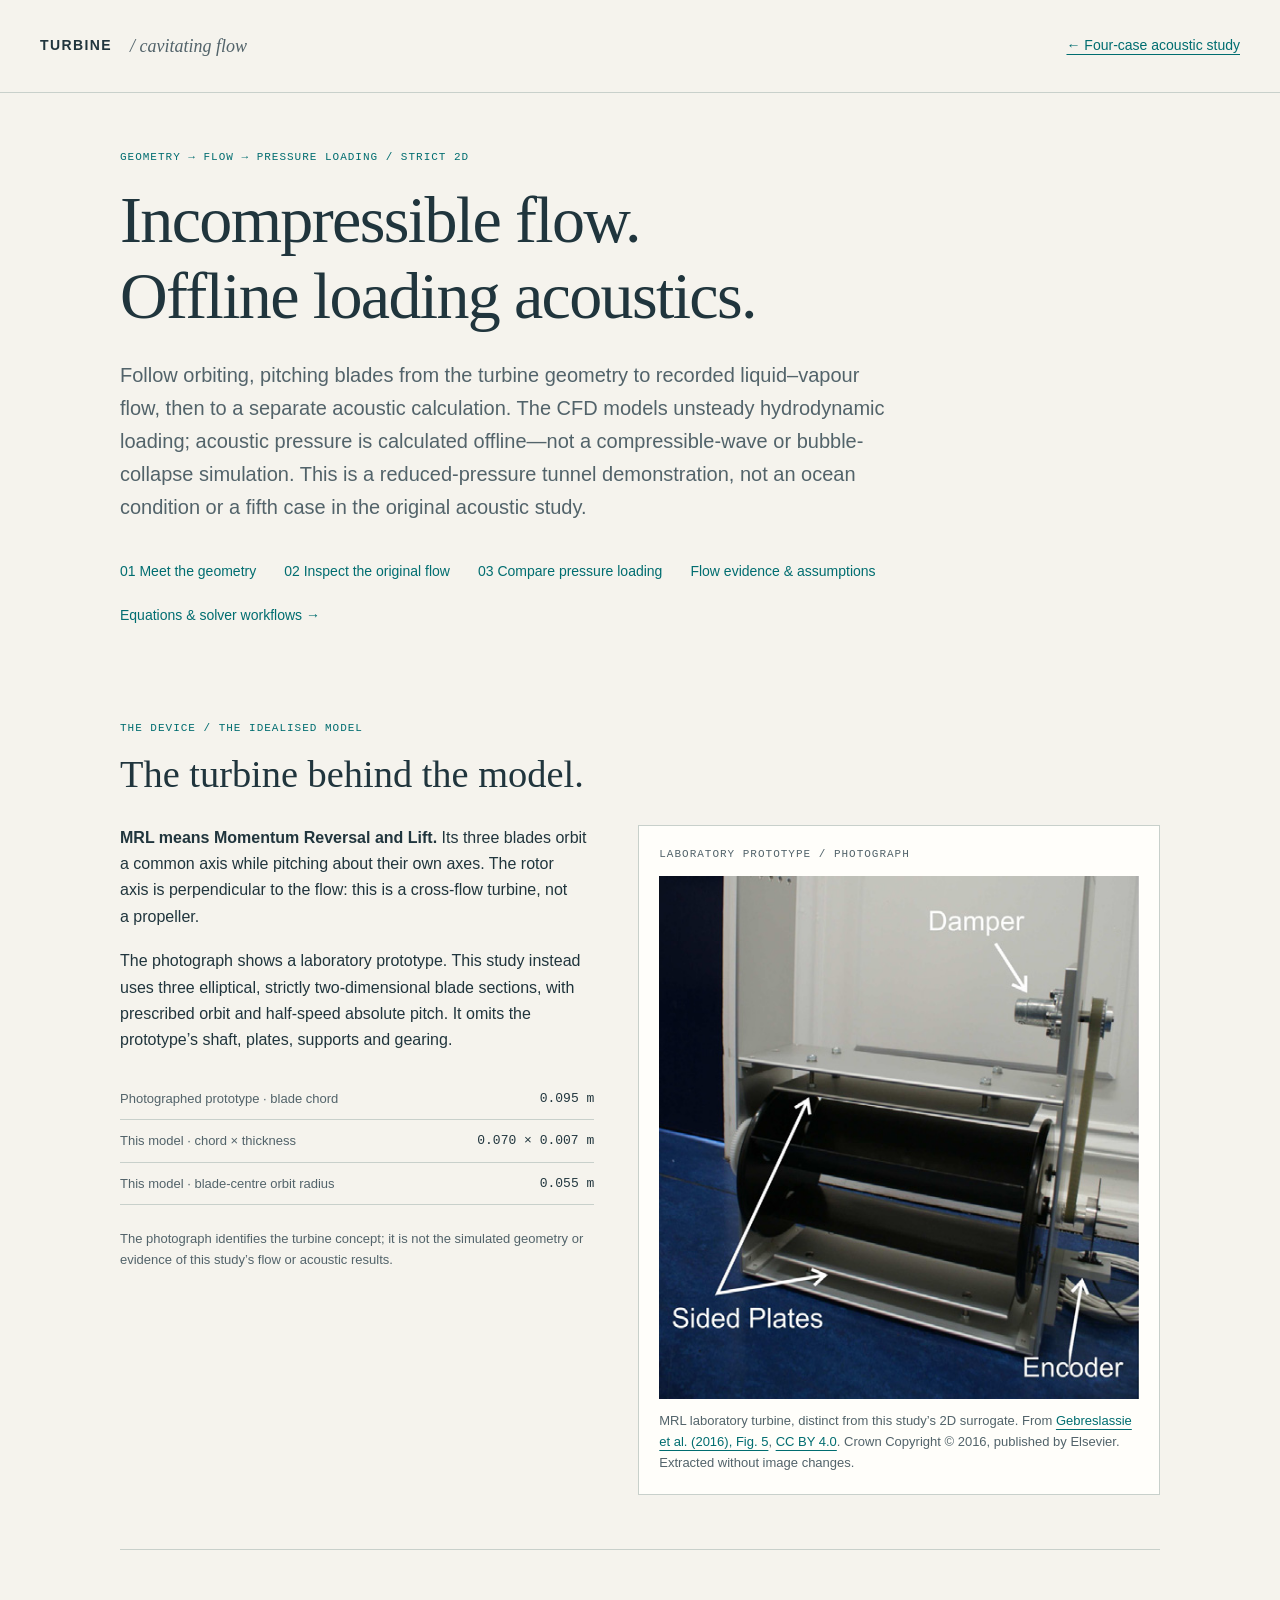
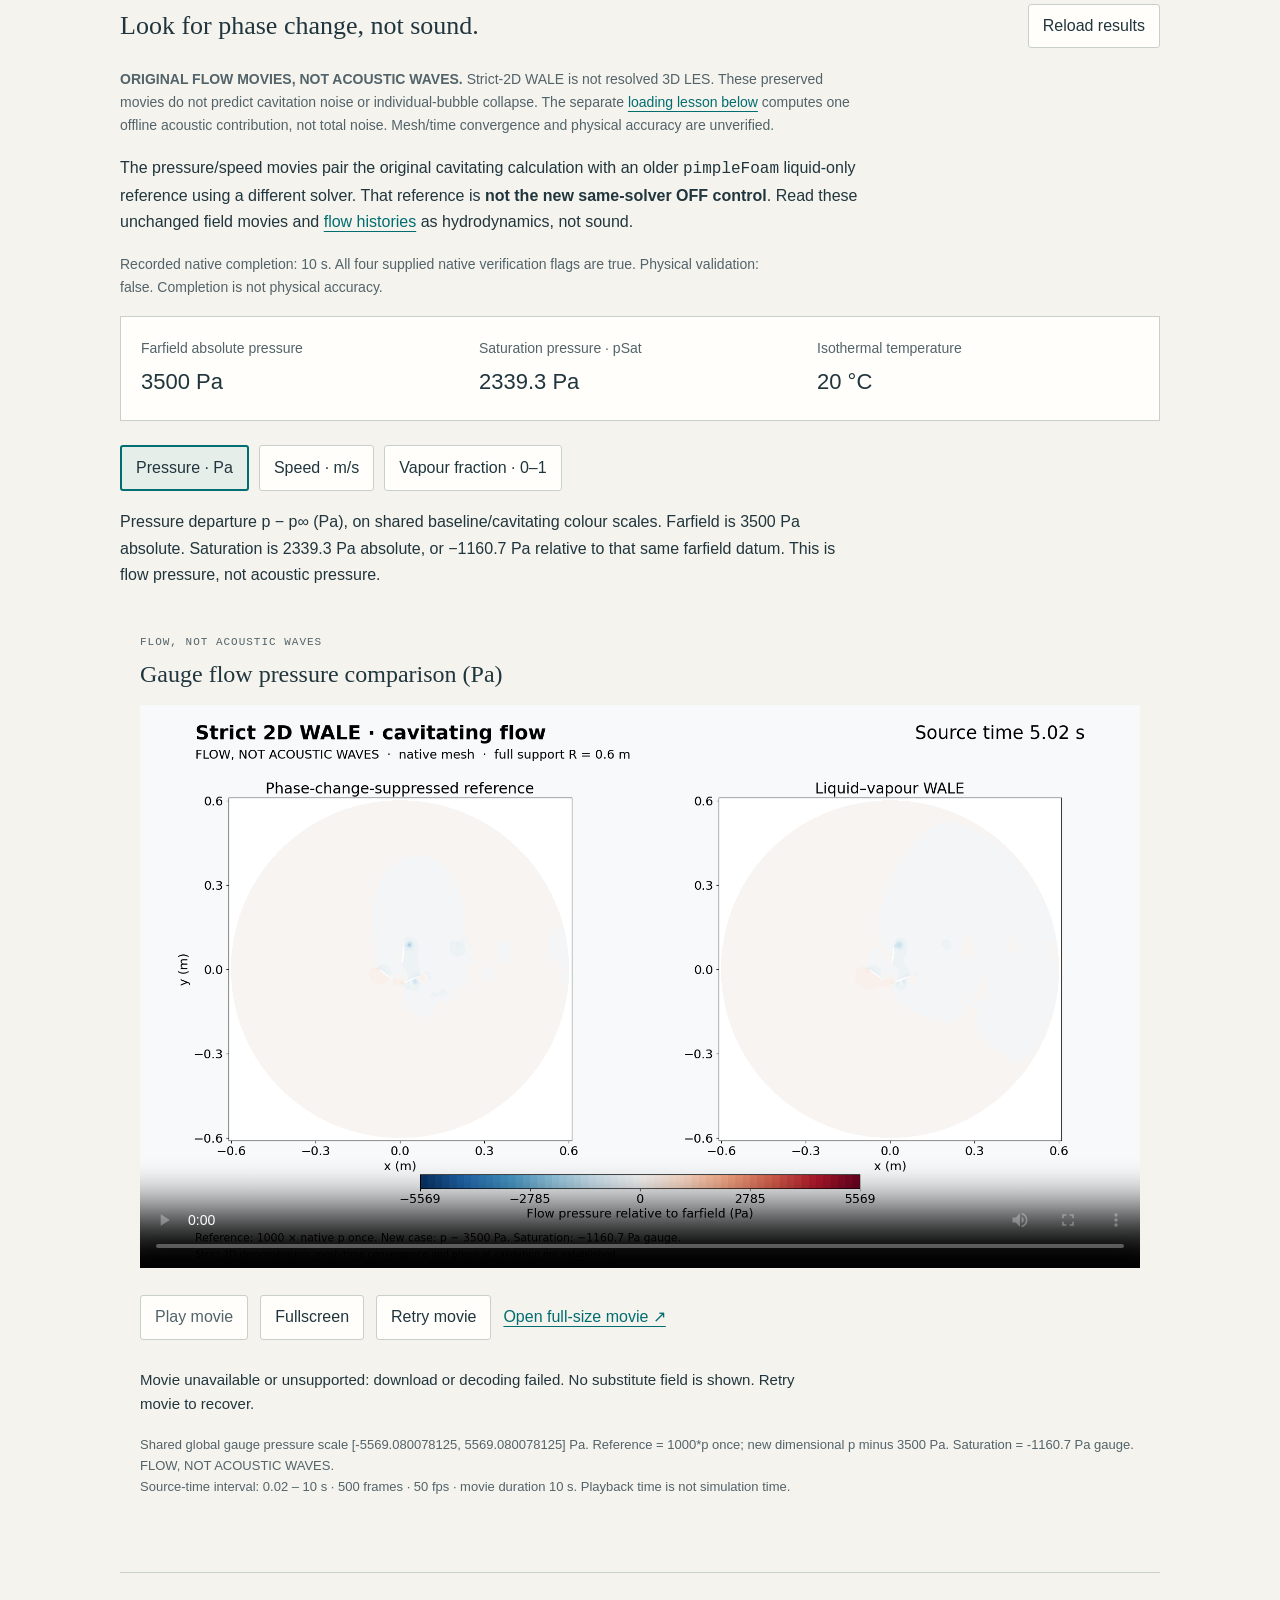
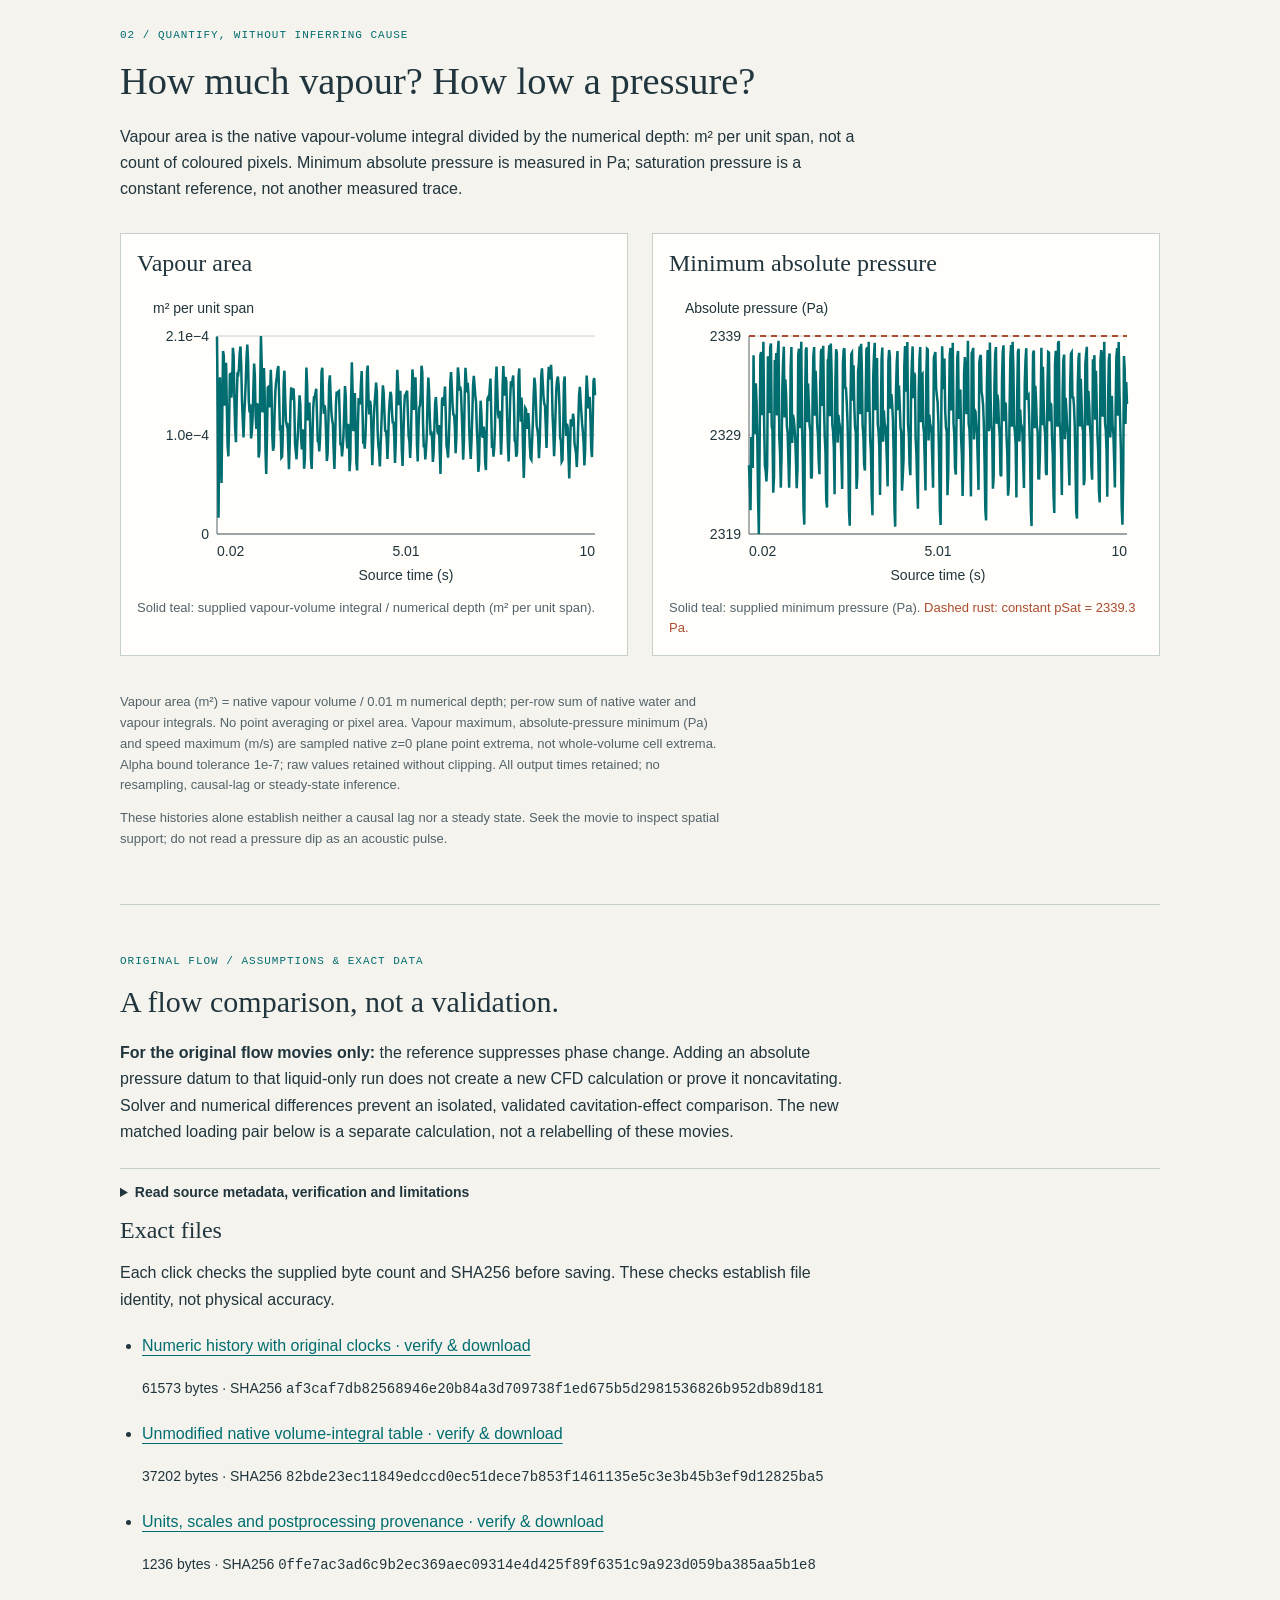
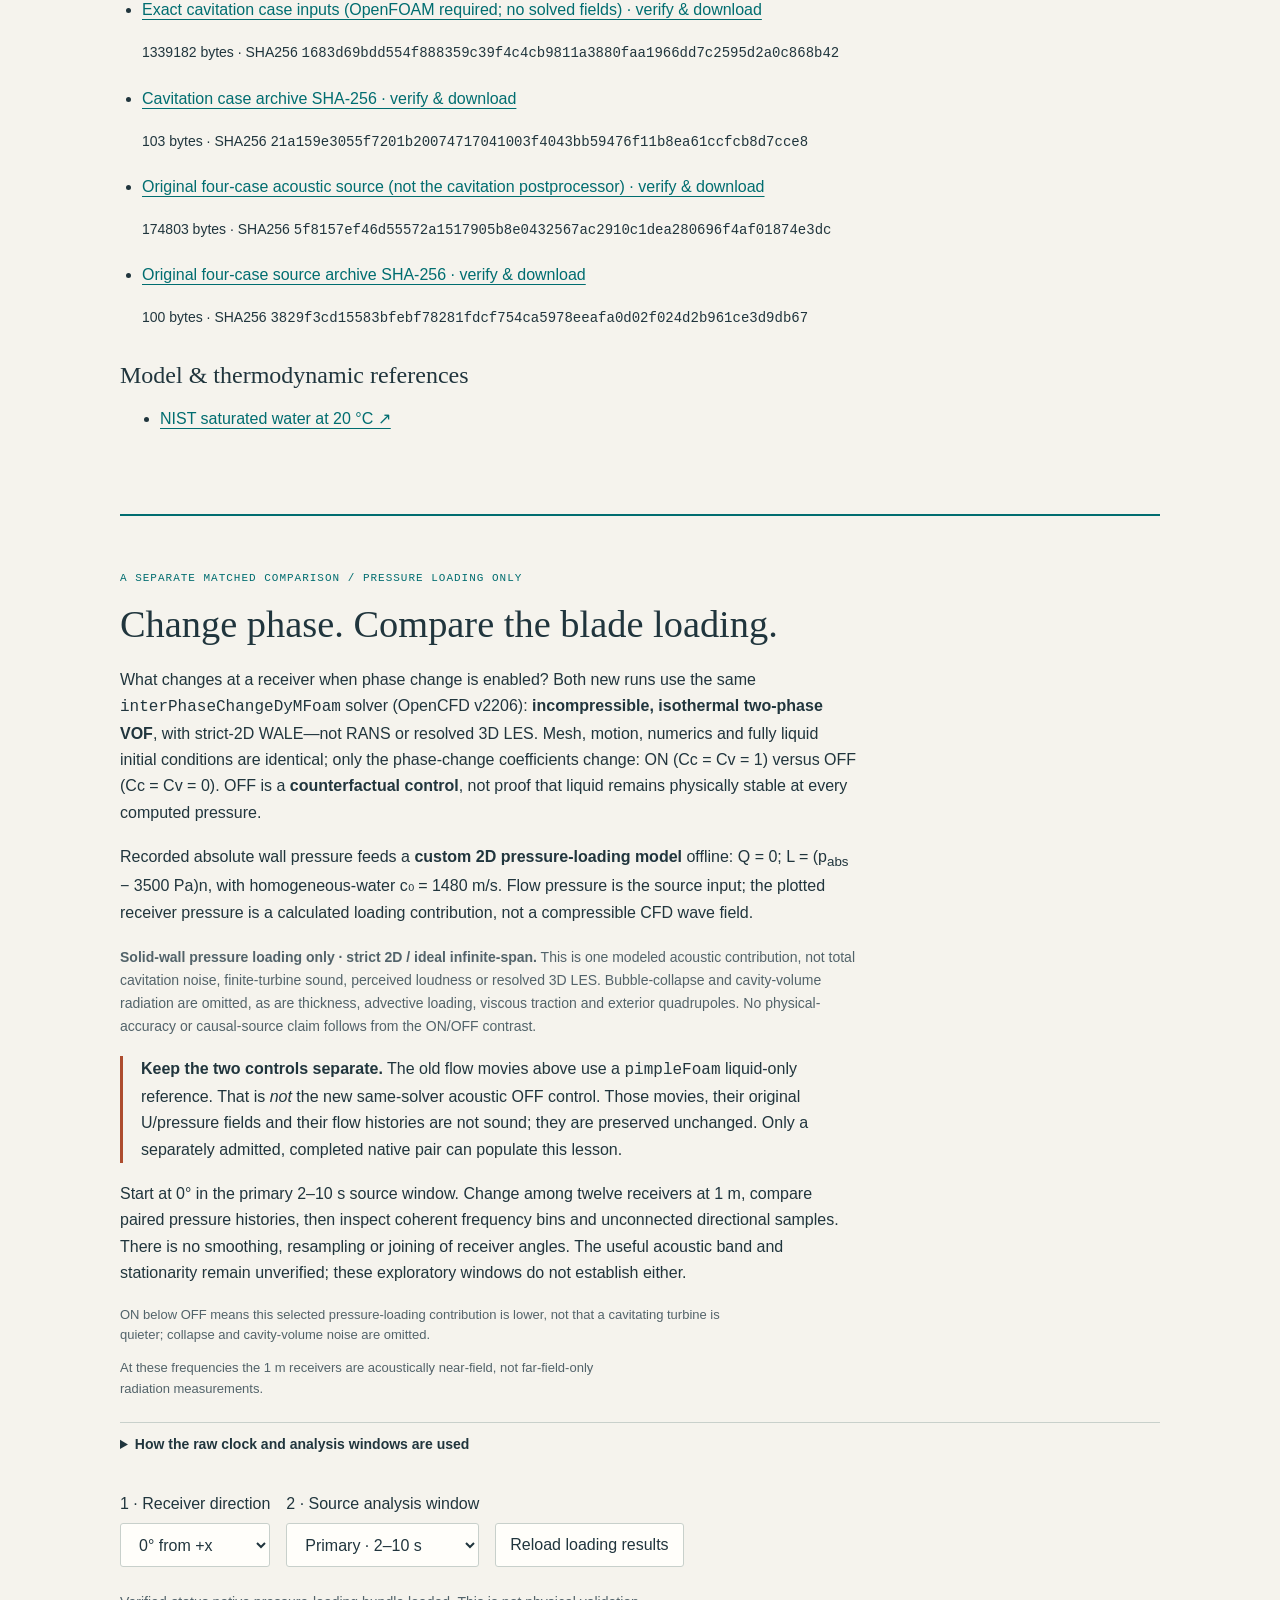
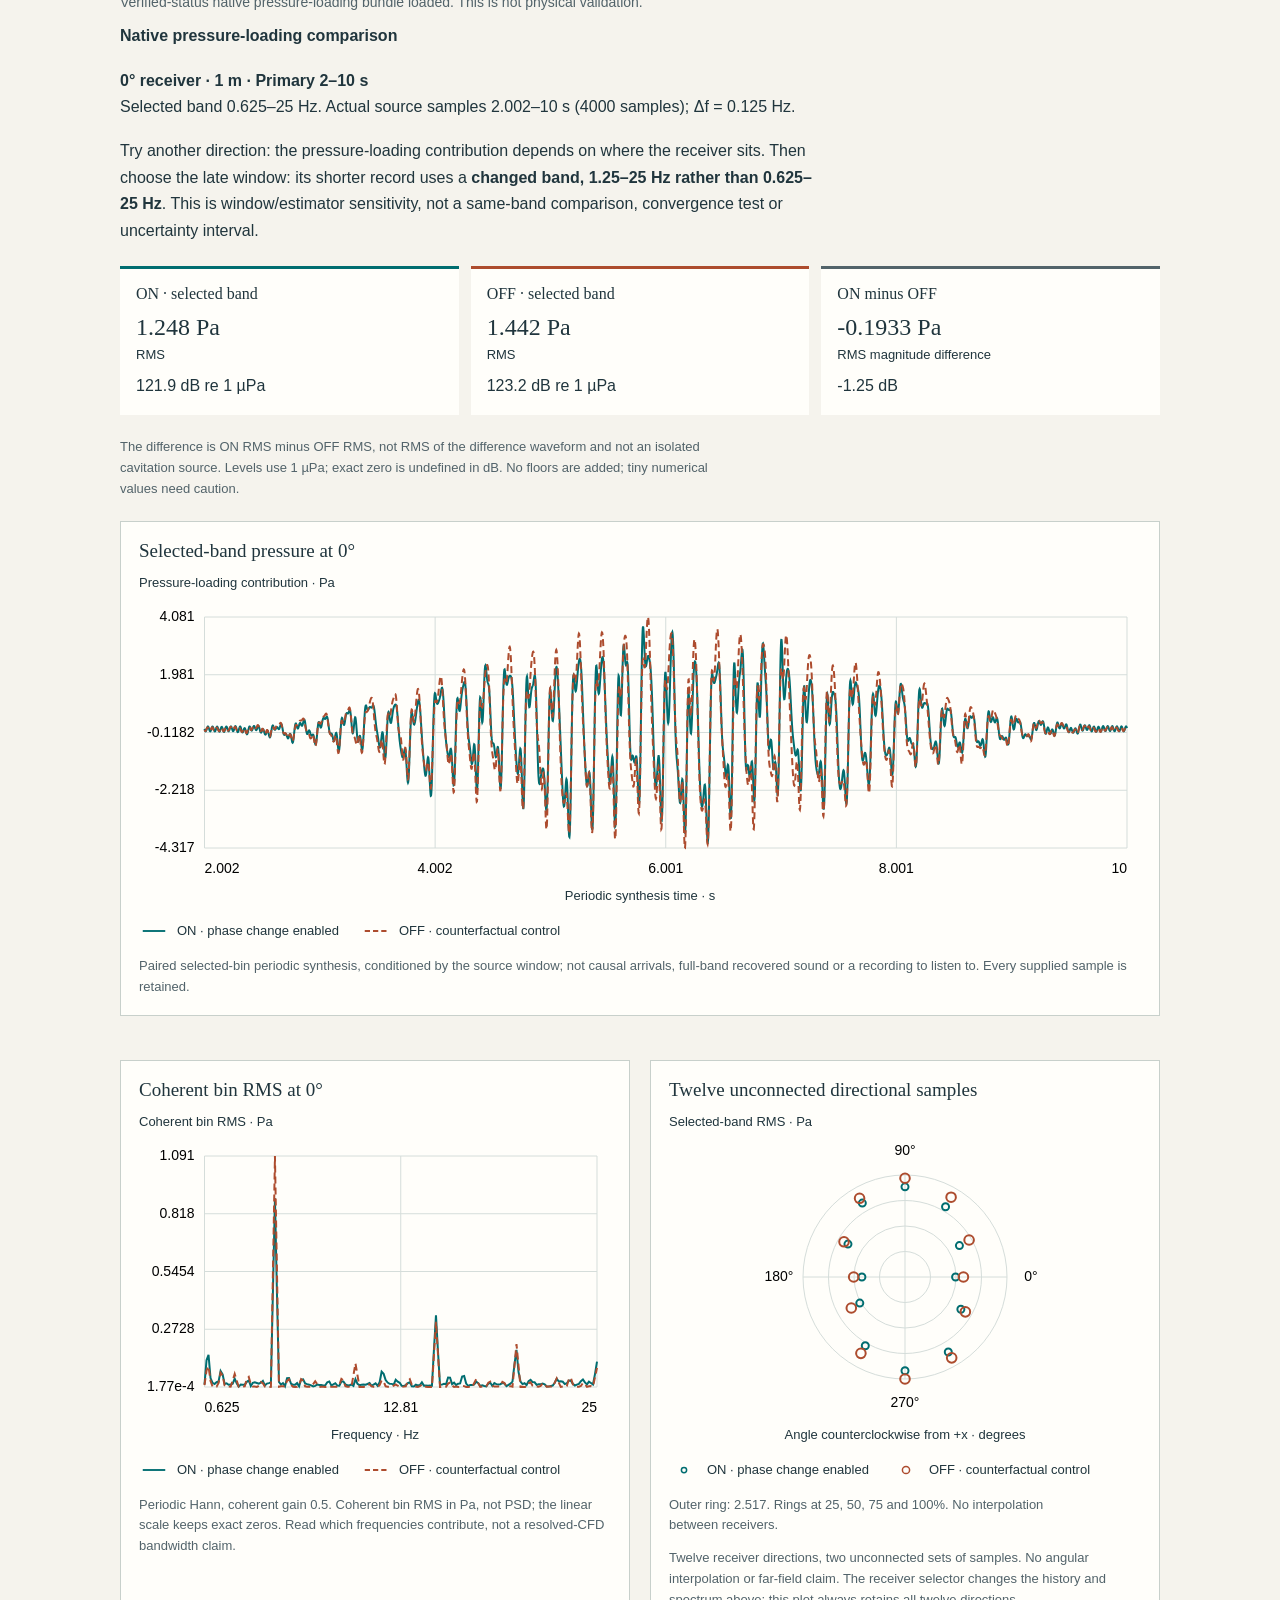
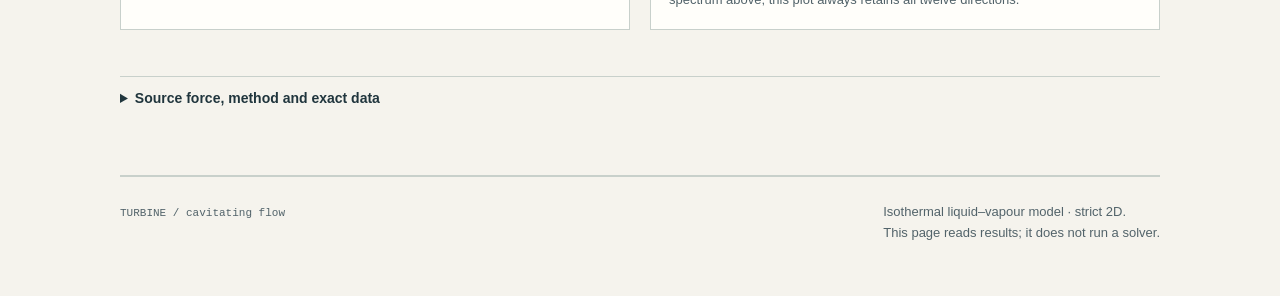
<file: site/cavitation.html>
<!doctype html>
<html lang="en">
<head>
<meta charset="utf-8"><meta name="viewport" content="width=device-width, initial-scale=1">
<meta name="description" content="Incompressible cavitating CFD and offline 2D pressure-loading acoustics. Geometry, original flow movies and a separate matched ON/OFF loading comparison; not total cavitation noise.">
<meta name="theme-color" content="#f5f3ed"><title>Turbine / flow to pressure loading</title>
<link rel="icon" href="data:,"><link rel="stylesheet" href="./styles.css"><link rel="stylesheet" href="./cavitation.css">
<script type="module" src="./cavitation.mjs"></script>
<link rel="stylesheet" href="./cavitation-loading.css">
<script type="module" src="./cavitation-loading.mjs"></script>
</head>
<body class="cavitation">
<a class="skip" href="#main">Skip to the lesson</a>
<header class="masthead"><a class="wordmark" href="./index.html">TURBINE <span>/ cavitating flow</span></a><a href="./index.html">← Four-case acoustic study</a></header>
<main id="main">
<section class="intro" aria-labelledby="title"><p class="eyebrow">GEOMETRY → FLOW → PRESSURE LOADING / STRICT 2D</p>
<h1 id="title">Incompressible flow.<br>Offline loading acoustics.</h1>
<p class="standfirst">Follow orbiting, pitching blades from the turbine geometry to recorded liquid–vapour flow, then to a separate acoustic calculation. The CFD models unsteady hydrodynamic loading; acoustic pressure is calculated offline—not a compressible-wave or bubble-collapse simulation. This is a reduced-pressure tunnel demonstration, not an ocean condition or a fifth case in the original acoustic study.</p>
<nav class="lesson-nav" aria-label="Cavitation lesson"><a href="#mrl-turbine">01 Meet the geometry</a><a href="#flow">02 Inspect the original flow</a><a href="#loading-comparison">03 Compare pressure loading</a><a href="#evidence">Flow evidence &amp; assumptions</a><a href="./methods.html">Equations &amp; solver workflows →</a></nav></section>
<section id="mrl-turbine" class="lesson" aria-labelledby="mrl-turbine-title">
  <div class="section-heading">
    <p class="eyebrow">THE DEVICE / THE IDEALISED MODEL</p>
    <h2 id="mrl-turbine-title">The turbine behind the model.</h2>
  </div>
  <div class="split">
    <div class="lesson-copy">
      <p><strong>MRL means Momentum Reversal and Lift.</strong> Its three blades orbit a common axis while pitching about their own axes. The rotor axis is perpendicular to the flow: this is a cross-flow turbine, not a propeller.</p>
      <p>The photograph shows a laboratory prototype. This study instead uses three elliptical, strictly two-dimensional blade sections, with prescribed orbit and half-speed absolute pitch. It omits the prototype’s shaft, plates, supports and gearing.</p>
      <dl class="parameters">
        <div><dt>Photographed prototype · blade chord</dt><dd>0.095 m</dd></div>
        <div><dt>This model · chord × thickness</dt><dd>0.070 × 0.007 m</dd></div>
        <div><dt>This model · blade-centre orbit radius</dt><dd>0.055 m</dd></div>
      </dl>
      <p class="figure-note">The photograph identifies the turbine concept; it is not the simulated geometry or evidence of this study’s flow or acoustic results.</p>
    </div>
    <figure class="geometry-figure" aria-labelledby="mrl-photo-caption">
      <div class="figure-bar"><span class="tag">LABORATORY PROTOTYPE / PHOTOGRAPH</span></div>
      <img src="./assets/mrl2d/mrl-laboratory-turbine-gebreslassie-2016-fig5.jpg"
           alt="MRL laboratory turbine in its support frame; the original photograph labels the damper, sided plates and encoder."
           width="532" height="580" loading="lazy" decoding="async"
           style="display:block;width:100%;max-width:532px;height:auto;margin:14px auto 0">
      <figcaption id="mrl-photo-caption">MRL laboratory turbine, distinct from this study’s 2D surrogate. From <a href="https://strathprints.strath.ac.uk/57540/" title="Experimental and CFD analysis of the wake characteristics of tidal turbines">Gebreslassie et al. (2016), Fig. 5</a>, <a href="https://creativecommons.org/licenses/by/4.0/">CC BY 4.0</a>. Crown Copyright © 2016, published by Elsevier. Extracted without image changes.</figcaption>
    </figure>
  </div>
</section>

<section id="flow" class="lesson" aria-labelledby="flow-title">
<div class="section-bar"><h2 id="flow-title">Look for phase change, not sound.</h2><button id="reload" type="button" disabled>Reload results</button></div>
<p class="scope-note"><strong>ORIGINAL FLOW MOVIES, NOT ACOUSTIC WAVES.</strong> Strict-2D WALE is not resolved 3D LES. These preserved movies do not predict cavitation noise or individual-bubble collapse. The separate <a href="#loading-comparison">loading lesson below</a> computes one offline acoustic contribution, not total noise. Mesh/time convergence and physical accuracy are unverified.</p>
<p>The pressure/speed movies pair the original cavitating calculation with an older <code>pimpleFoam</code> liquid-only reference using a different solver. That reference is <strong>not the new same-solver OFF control</strong>. Read these unchanged field movies and <a href="#histories">flow histories</a> as hydrodynamics, not sound.</p>
<p id="result-status" class="bundle-status" role="status" data-state="pending">No completed native cavitation results are supplied. The 10 s target is not a completion claim. No substitute animation or values are shown.</p>
<noscript><p class="no-script">JavaScript is required to validate results and use these controls. No computed results are displayed. The teaching text and limitations remain available; there is no running solver on this page.</p></noscript>
<div id="conditions"></div>
<div id="view-picker" class="view-picker" role="group" aria-label="Flow quantity"><button id="view-pressure" data-view="pressure" type="button" aria-pressed="true" disabled>Pressure · Pa</button><button id="view-velocity" data-view="velocity" type="button" aria-pressed="false" disabled>Speed · m/s</button><button id="view-vapour" data-view="vapour" type="button" aria-pressed="false" disabled>Vapour fraction · 0–1</button></div>
<p id="interpretation">First select a quantity, then play or seek its recorded movie. Pressure and speed compare the phase-change-suppressed reference with the cavitating calculation; the vapour view shows the cavitating field alone.</p>
<div id="player" class="media-panel"><p class="empty-state">Native movies are pending. No replacement animation is shown.</p></div>
</section>
<section id="histories" class="lesson" aria-labelledby="history-title"><p class="eyebrow">02 / QUANTIFY, WITHOUT INFERRING CAUSE</p><h2 id="history-title">How much vapour? How low a pressure?</h2><p>Vapour area is the native vapour-volume integral divided by the numerical depth: m² per unit span, not a count of coloured pixels. Minimum absolute pressure is measured in Pa; saturation pressure is a constant reference, not another measured trace.</p><div id="history-plots"><p class="empty-state">No verified histories are available.</p></div><p id="history-support" class="figure-note"></p><p class="figure-note">These histories alone establish neither a causal lag nor a steady state. Seek the movie to inspect spatial support; do not read a pressure dip as an acoustic pulse.</p></section>
<section id="evidence" class="evidence-section" aria-labelledby="evidence-title"><p class="eyebrow">ORIGINAL FLOW / ASSUMPTIONS &amp; EXACT DATA</p><h2 id="evidence-title">A flow comparison, not a validation.</h2><p><strong>For the original flow movies only:</strong> the reference suppresses phase change. Adding an absolute pressure datum to that liquid-only run does not create a new CFD calculation or prove it noncavitating. Solver and numerical differences prevent an isolated, validated cavitation-effect comparison. The new matched loading pair below is a separate calculation, not a relabelling of these movies.</p><details id="source-details"><summary>Read source metadata, verification and limitations</summary><div id="source-metadata"><p>Source metadata await a verified completed bundle.</p></div></details><div id="downloads"><p>No verified downloads are supplied.</p></div><p id="download-status" role="status"></p><div id="sources"></div></section>
<!-- Additive loading lesson. No fixture path, option or native-completion claim. -->
<section id="loading-comparison" class="lesson loading-comparison" aria-labelledby="loading-title">
  <p class="eyebrow">A SEPARATE MATCHED COMPARISON / PRESSURE LOADING ONLY</p>
  <h2 id="loading-title">Change phase. Compare the blade loading.</h2>
  <p>What changes at a receiver when phase change is enabled? Both new runs use the same <code>interPhaseChangeDyMFoam</code> solver (OpenCFD v2206): <strong>incompressible, isothermal two-phase VOF</strong>, with strict-2D WALE—not RANS or resolved 3D LES. Mesh, motion, numerics and fully liquid initial conditions are identical; only the phase-change coefficients change: ON (Cc = Cv = 1) versus OFF (Cc = Cv = 0). OFF is a <strong>counterfactual control</strong>, not proof that liquid remains physically stable at every computed pressure.</p>
  <p>Recorded absolute wall pressure feeds a <strong>custom 2D pressure-loading model</strong> offline: Q = 0; L = (p<sub>abs</sub> − 3500 Pa)n, with homogeneous-water c₀ = 1480 m/s. Flow pressure is the source input; the plotted receiver pressure is a calculated loading contribution, not a compressible CFD wave field.</p>
  <p class="scope-note"><strong>Solid-wall pressure loading only · strict 2D / ideal infinite-span.</strong> This is one modeled acoustic contribution, not total cavitation noise, finite-turbine sound, perceived loudness or resolved 3D LES. Bubble-collapse and cavity-volume radiation are omitted, as are thickness, advective loading, viscous traction and exterior quadrupoles. No physical-accuracy or causal-source claim follows from the ON/OFF contrast.</p>
  <p class="loading-distinction"><strong>Keep the two controls separate.</strong> The old flow movies above use a <code>pimpleFoam</code> liquid-only reference. That is <em>not</em> the new same-solver acoustic OFF control. Those movies, their original U/pressure fields and their flow histories are not sound; they are preserved unchanged. Only a separately admitted, completed native pair can populate this lesson.</p>
  <p>Start at 0° in the primary 2–10 s source window. Change among twelve receivers at 1 m, compare paired pressure histories, then inspect coherent frequency bins and unconnected directional samples. There is no smoothing, resampling or joining of receiver angles. The useful acoustic band and stationarity remain unverified; these exploratory windows do not establish either.</p>
  <p class="figure-note">ON below OFF means this selected pressure-loading contribution is lower, not that a cavitating turbine is quieter; collapse and cavity-volume noise are omitted.</p>
  <p class="figure-note">At these frequencies the 1 m receivers are acoustically near-field, not far-field-only radiation measurements.</p>
  <details id="loading-clock-guide"><summary>How the raw clock and analysis windows are used</summary><p>All 5000 raw source timestamps and untapered forces are retained. The primary and late windows retain the last 4000 and 2000 samples respectively. Analysis cadence, period, Δf and ENBW use the full-record endpoint fit; the actual FFT frequency bins use each selected window’s endpoint fit. These index-clock approximations do not replace or resample the native timestamps. Exact values and timing bounds belong in the downloadable JSON and clock audit; rounded labels are not substituted data. The late window changes the band as well as the duration.</p></details>
  <div data-loading-app><p class="bundle-status" role="status">Native loading results are withheld pending verified adapter and completed matched data. No substitute values are shown.</p></div>
  <noscript><p>JavaScript is needed to validate this separate comparison and enable its controls. No loading results are displayed without validation.</p></noscript>
</section>

<footer><span>TURBINE / cavitating flow</span><p>Isothermal liquid–vapour model · strict 2D.<br>This page reads results; it does not run a solver.</p></footer>
</main></body></html>
</file>
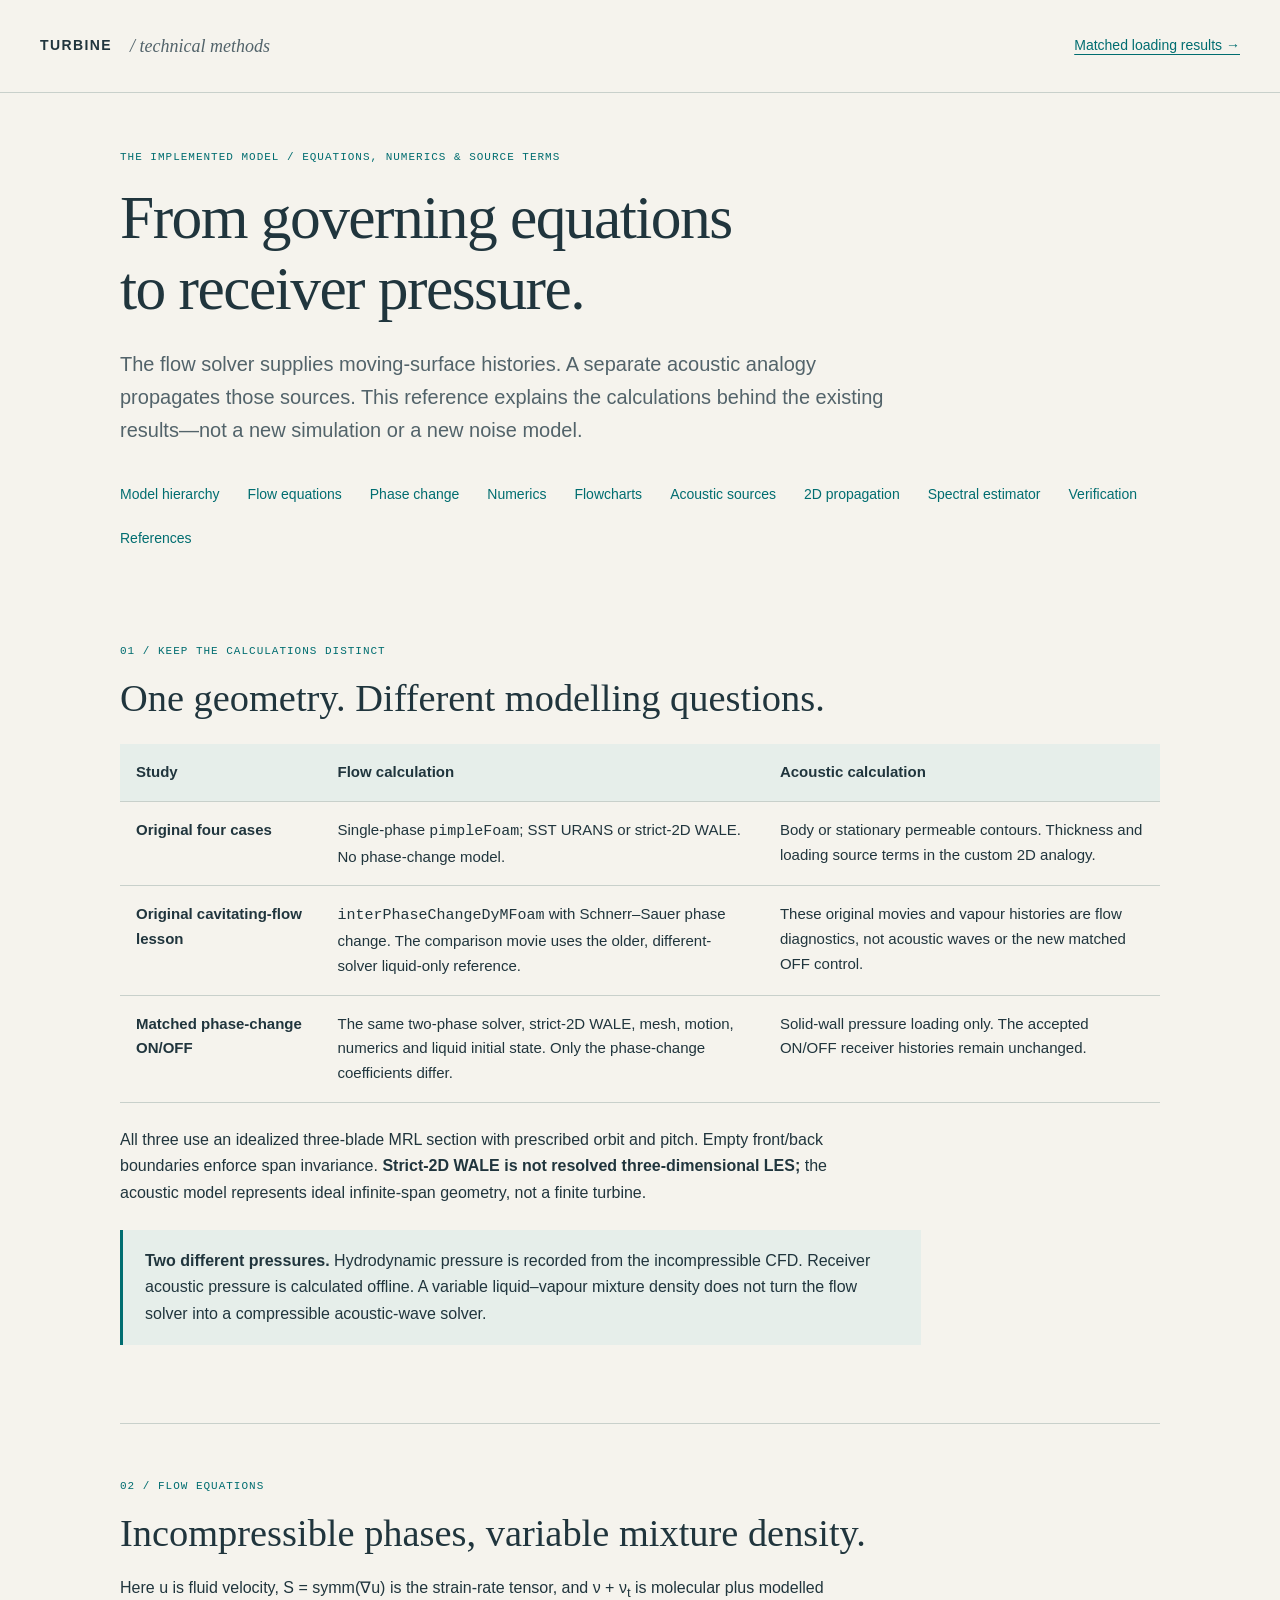
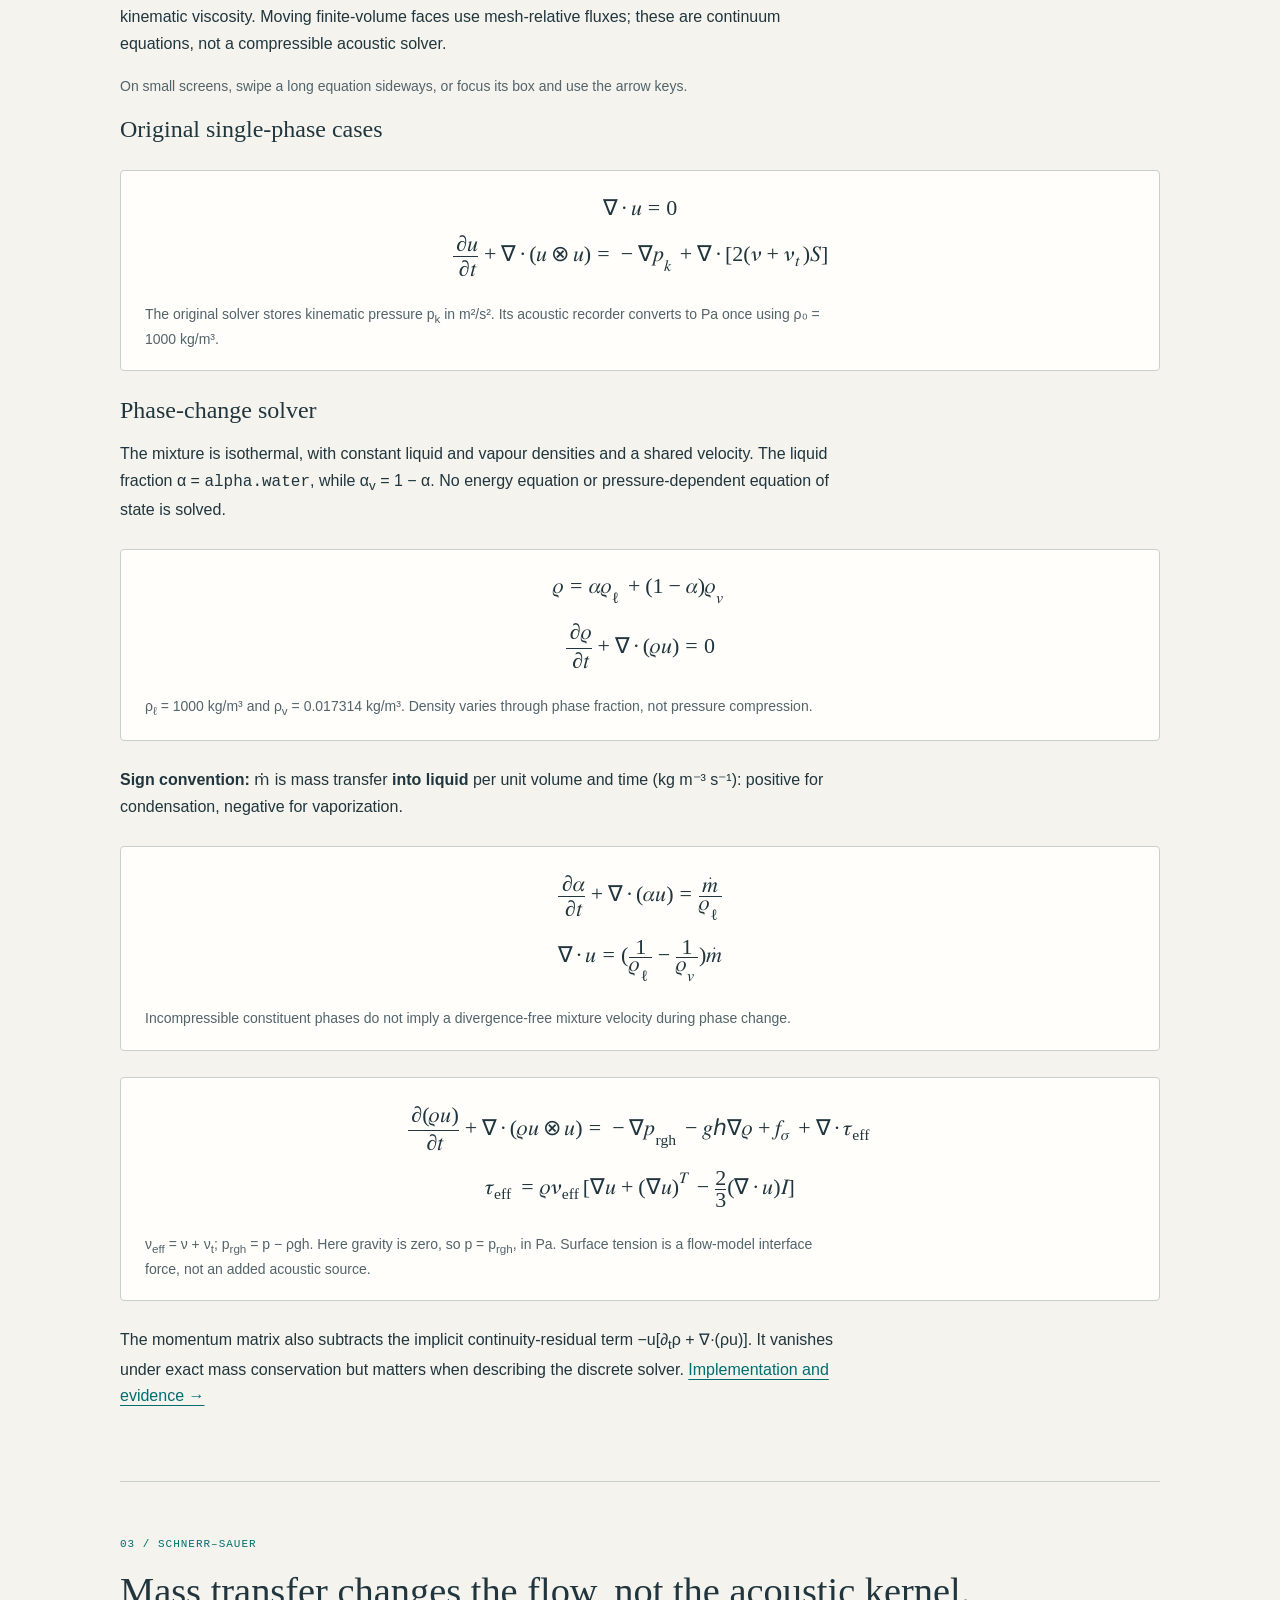
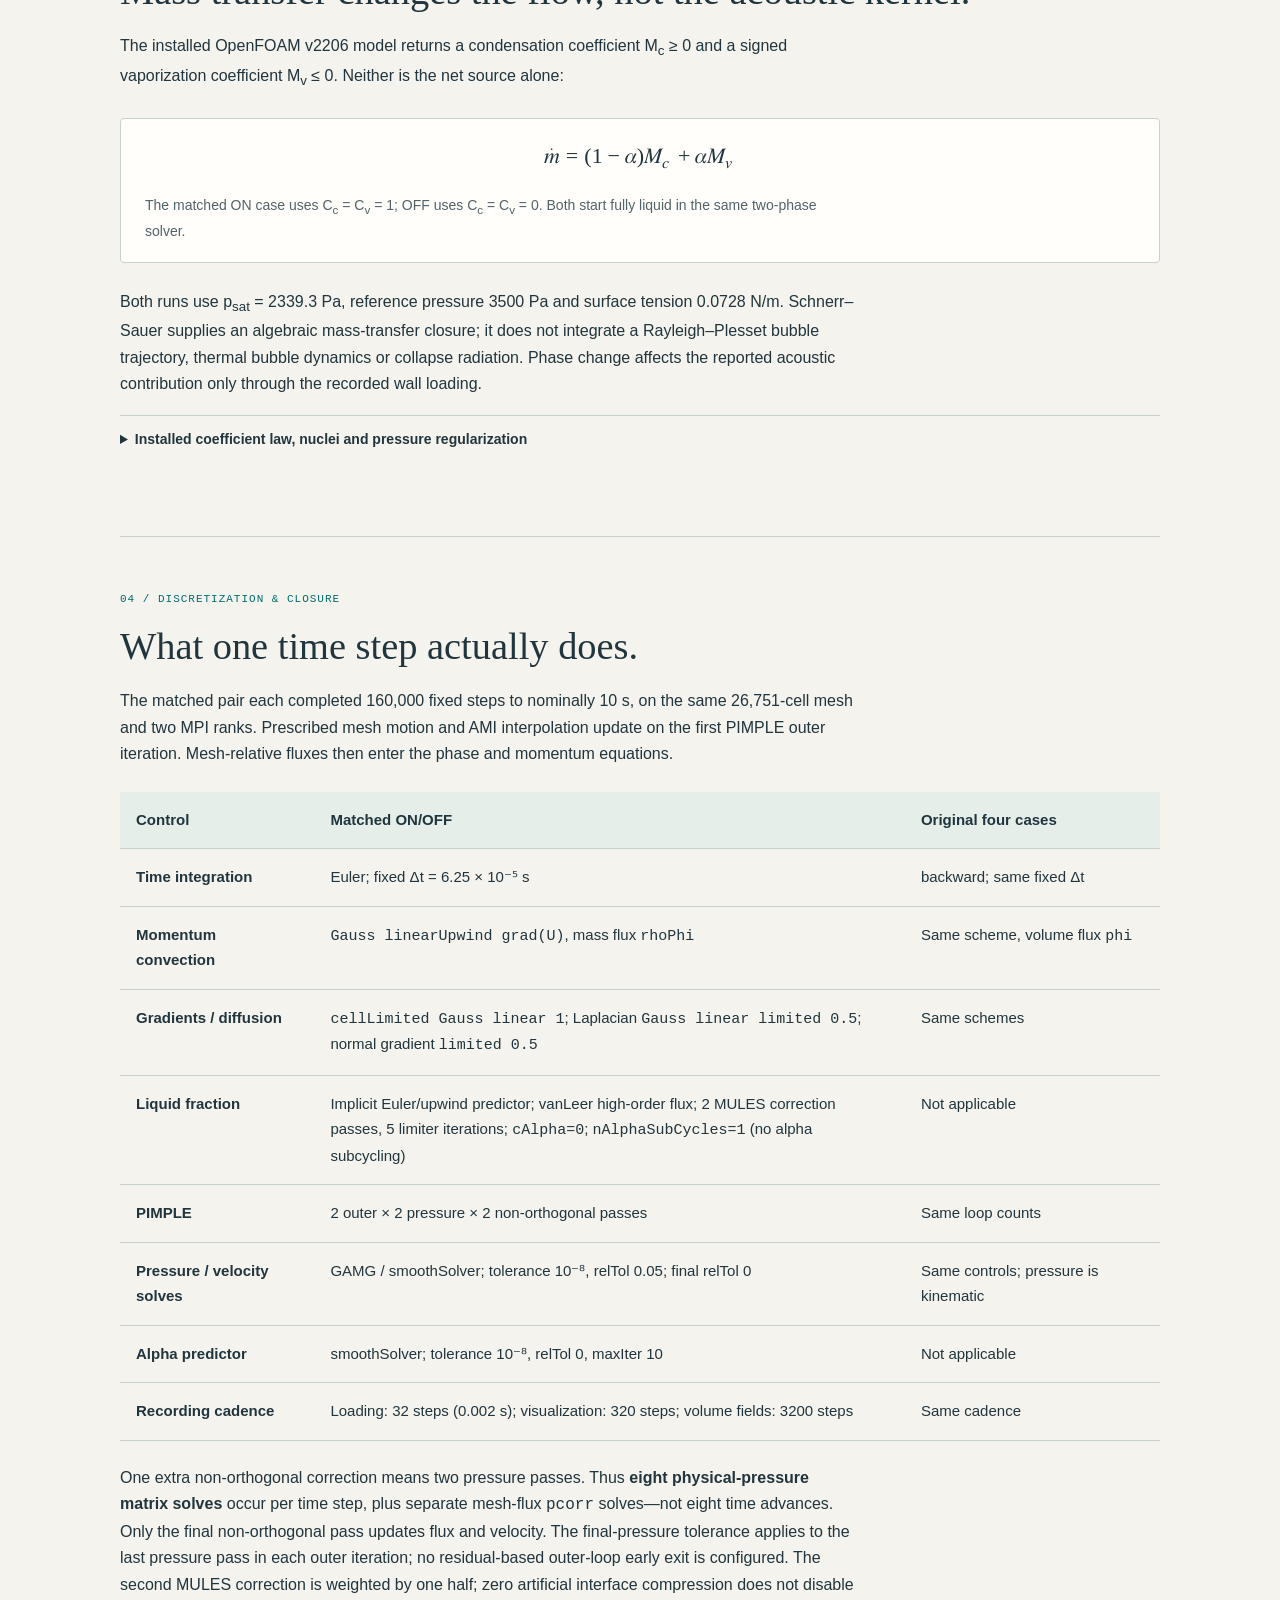
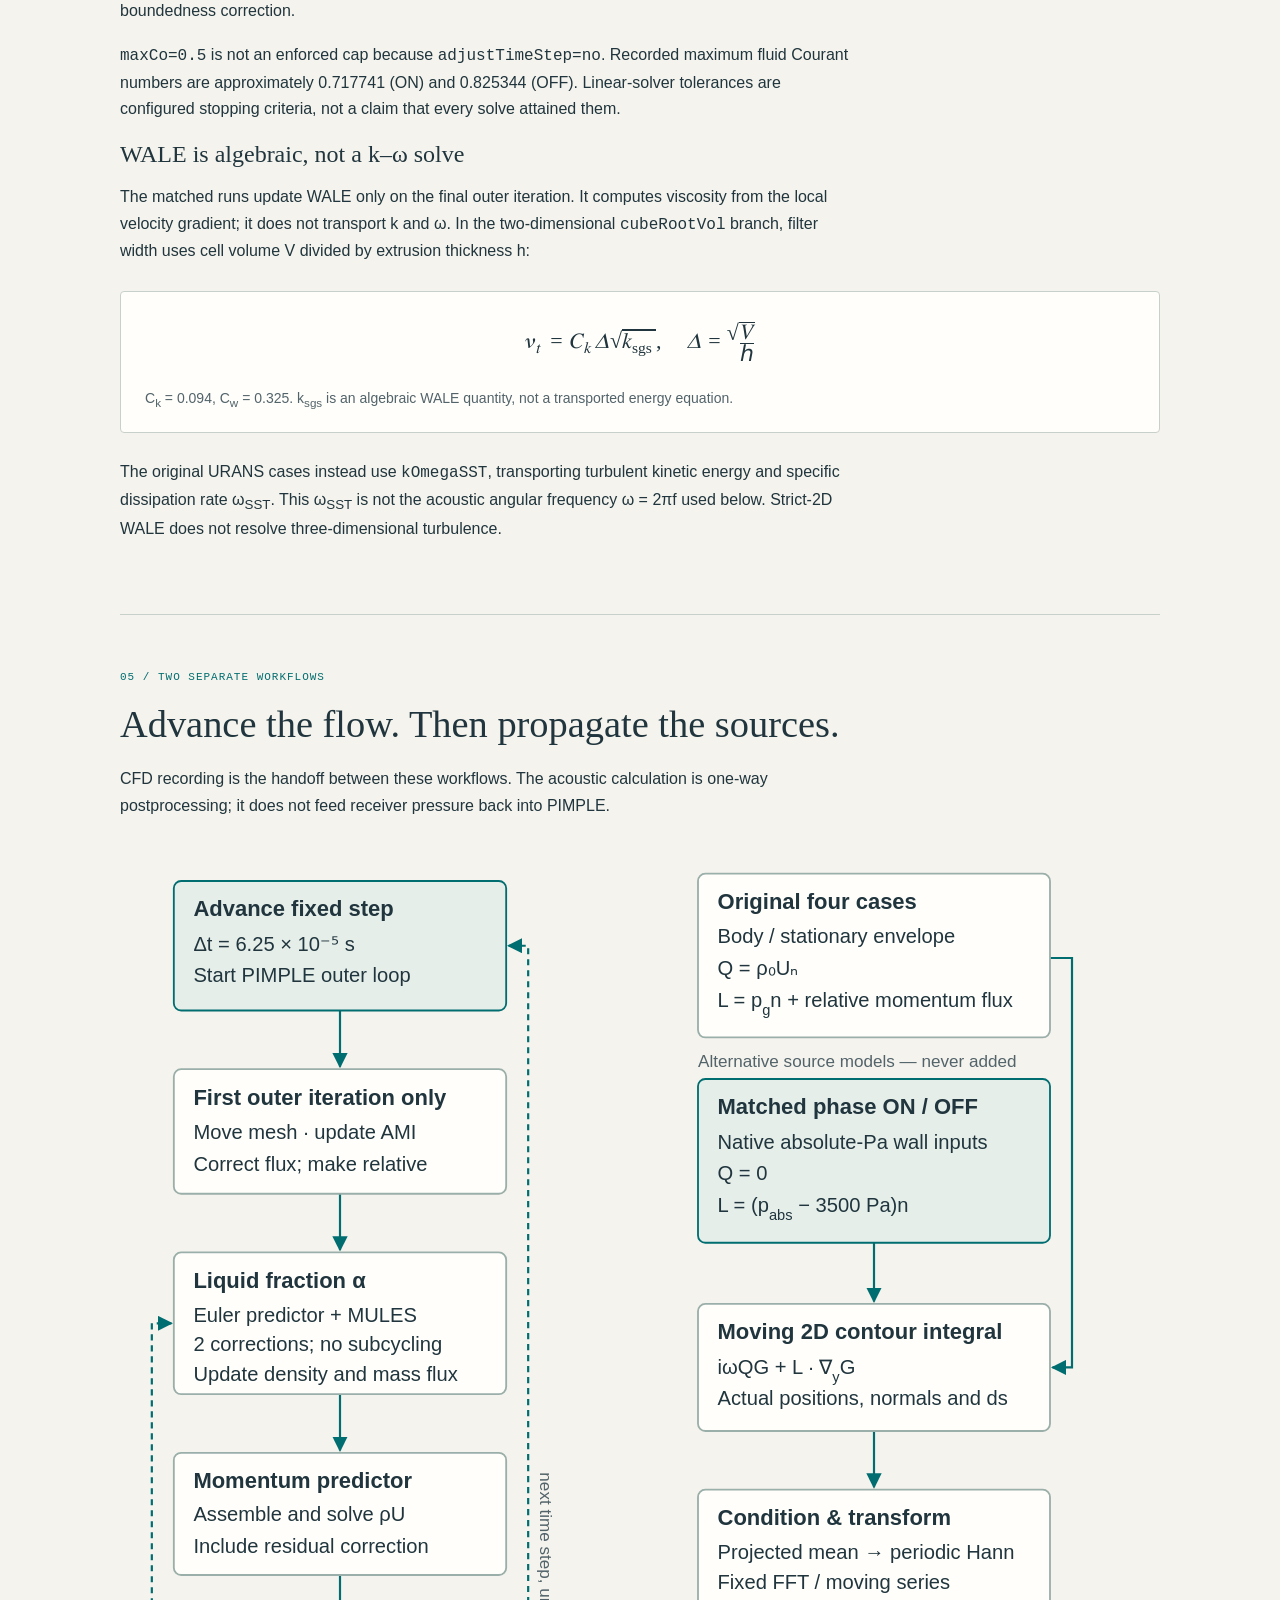
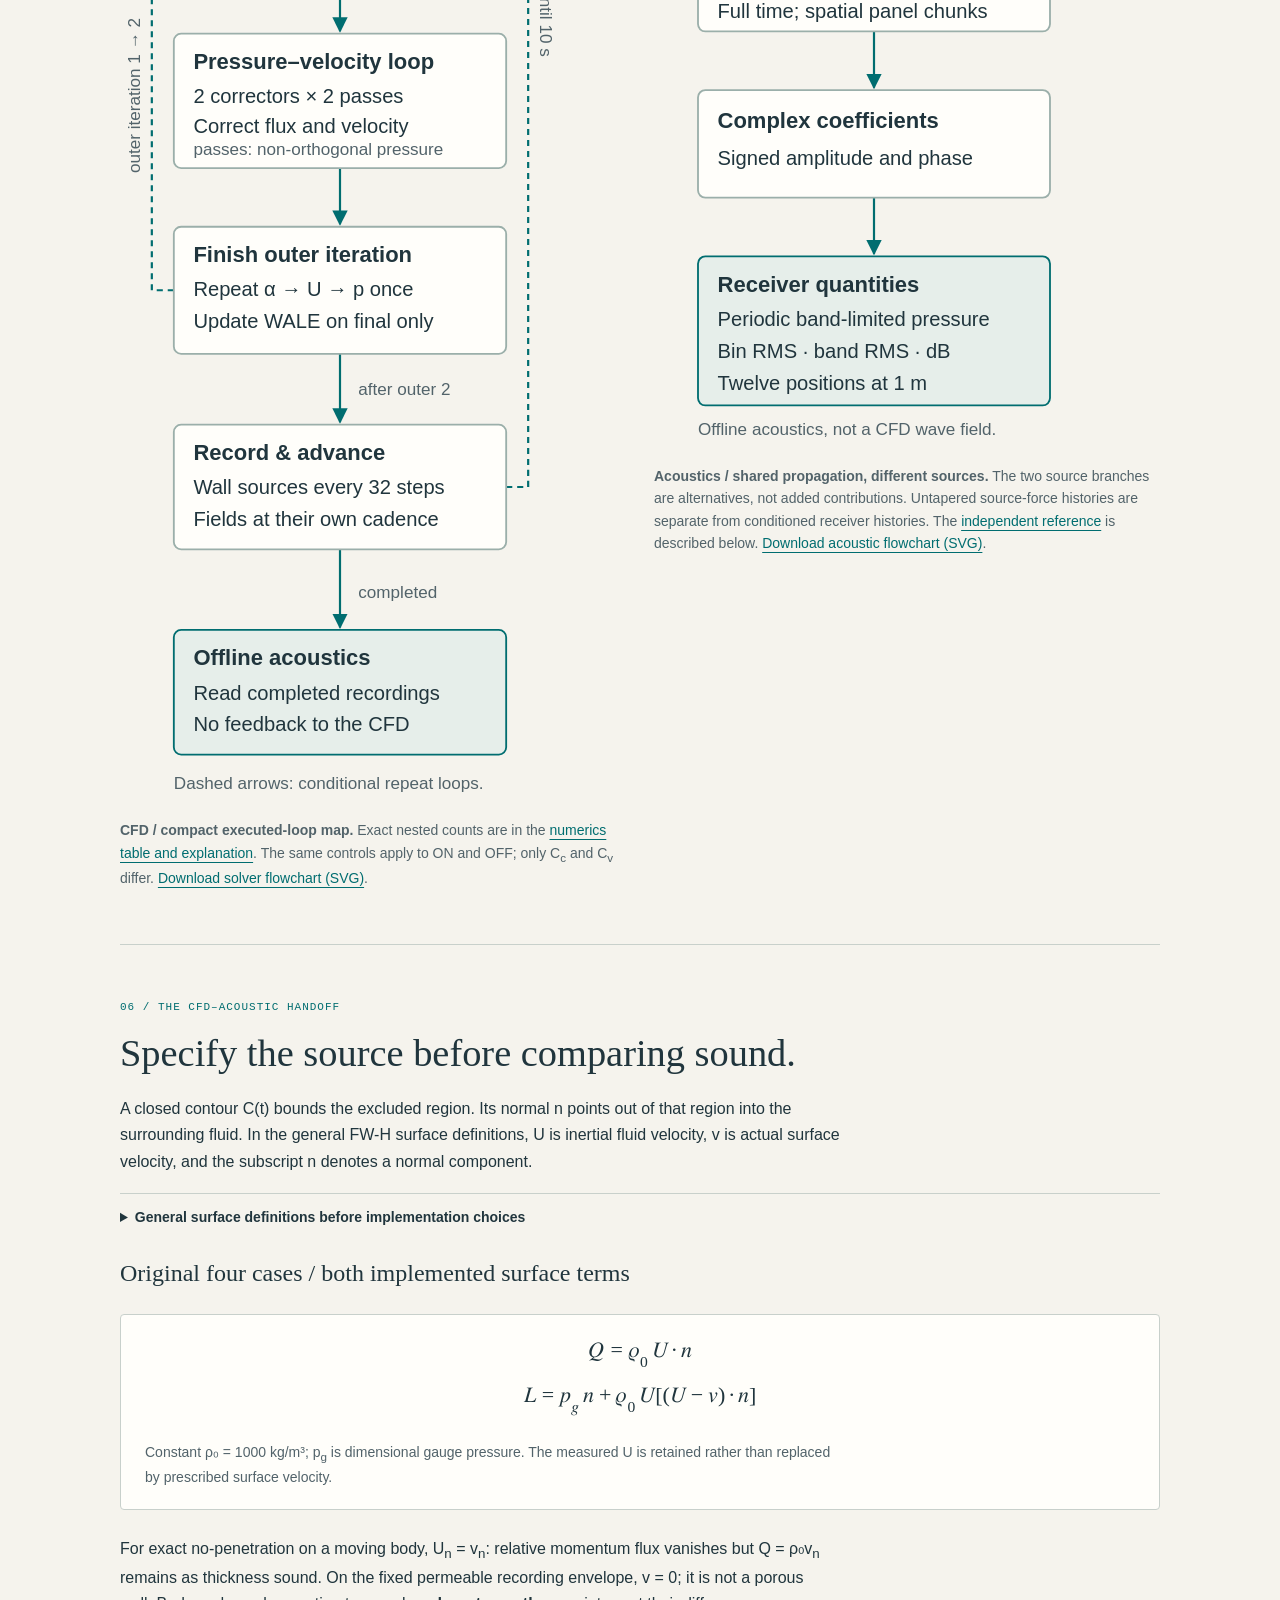
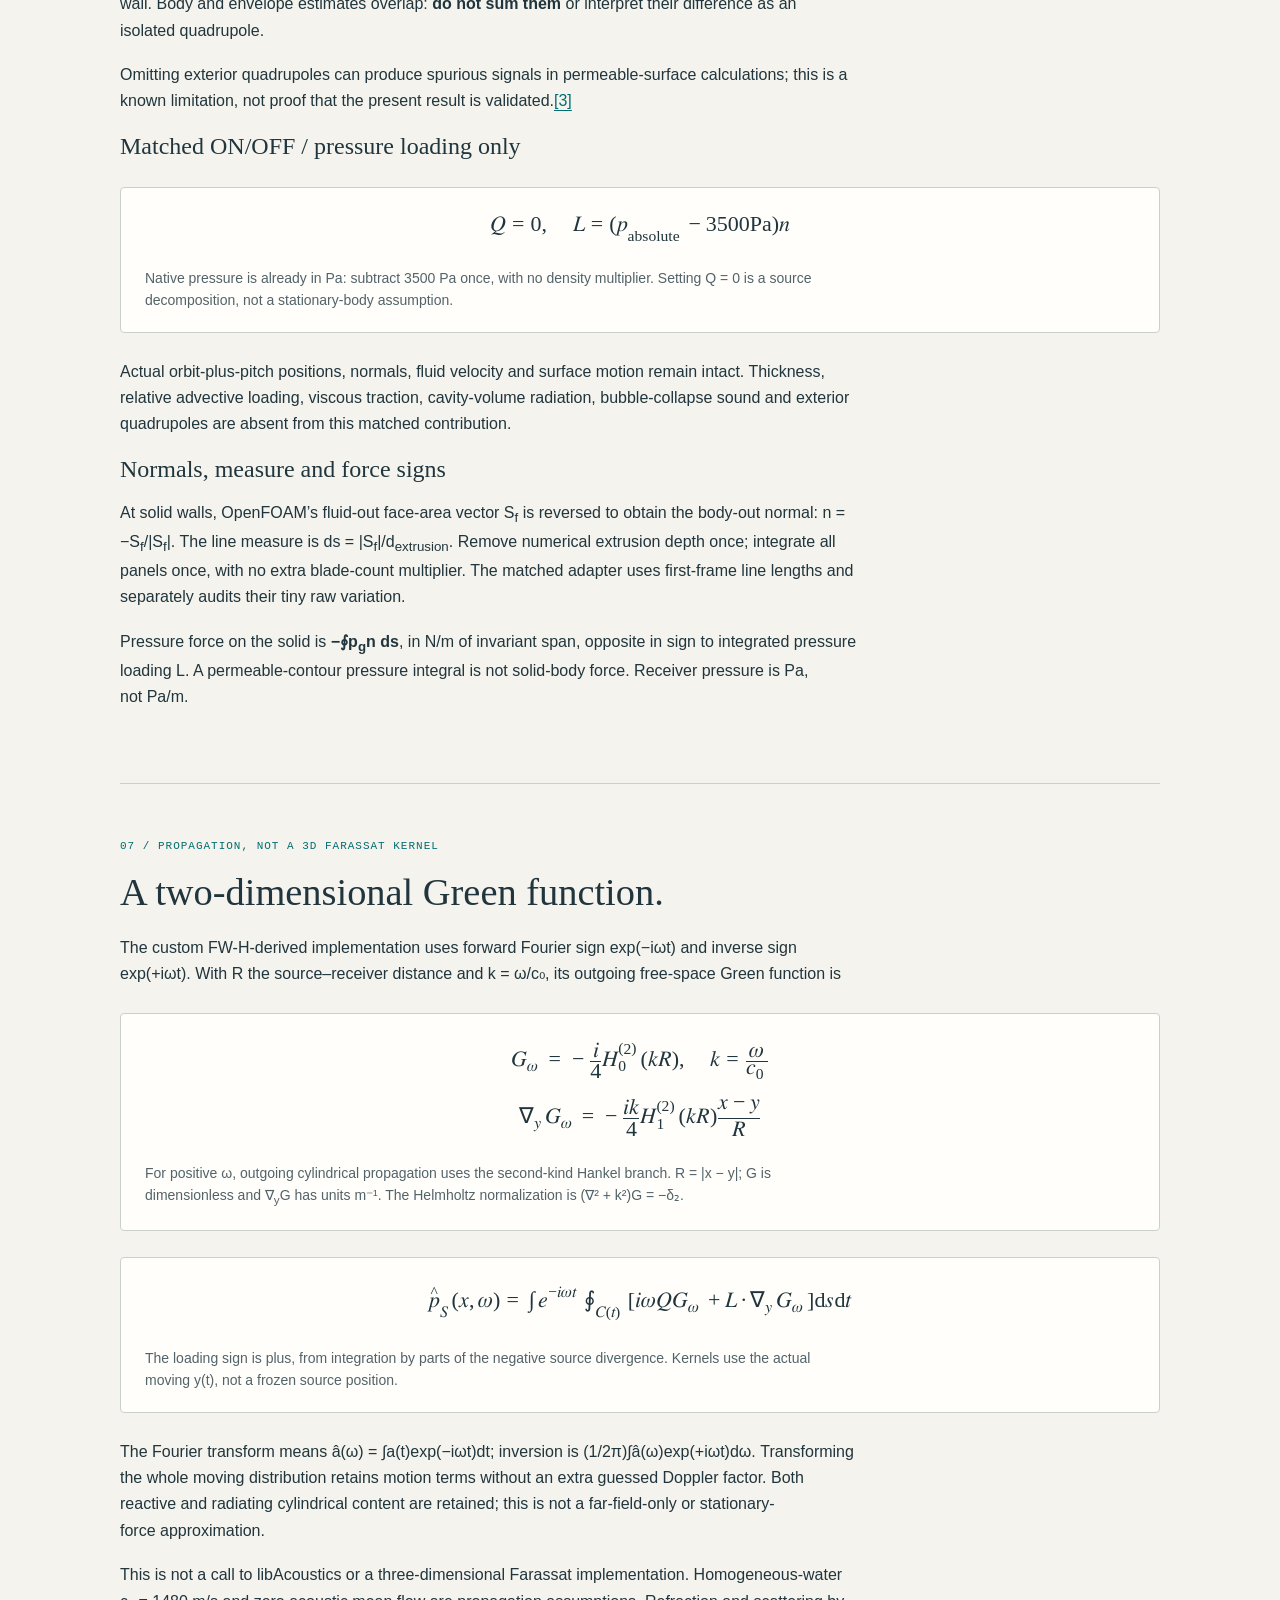
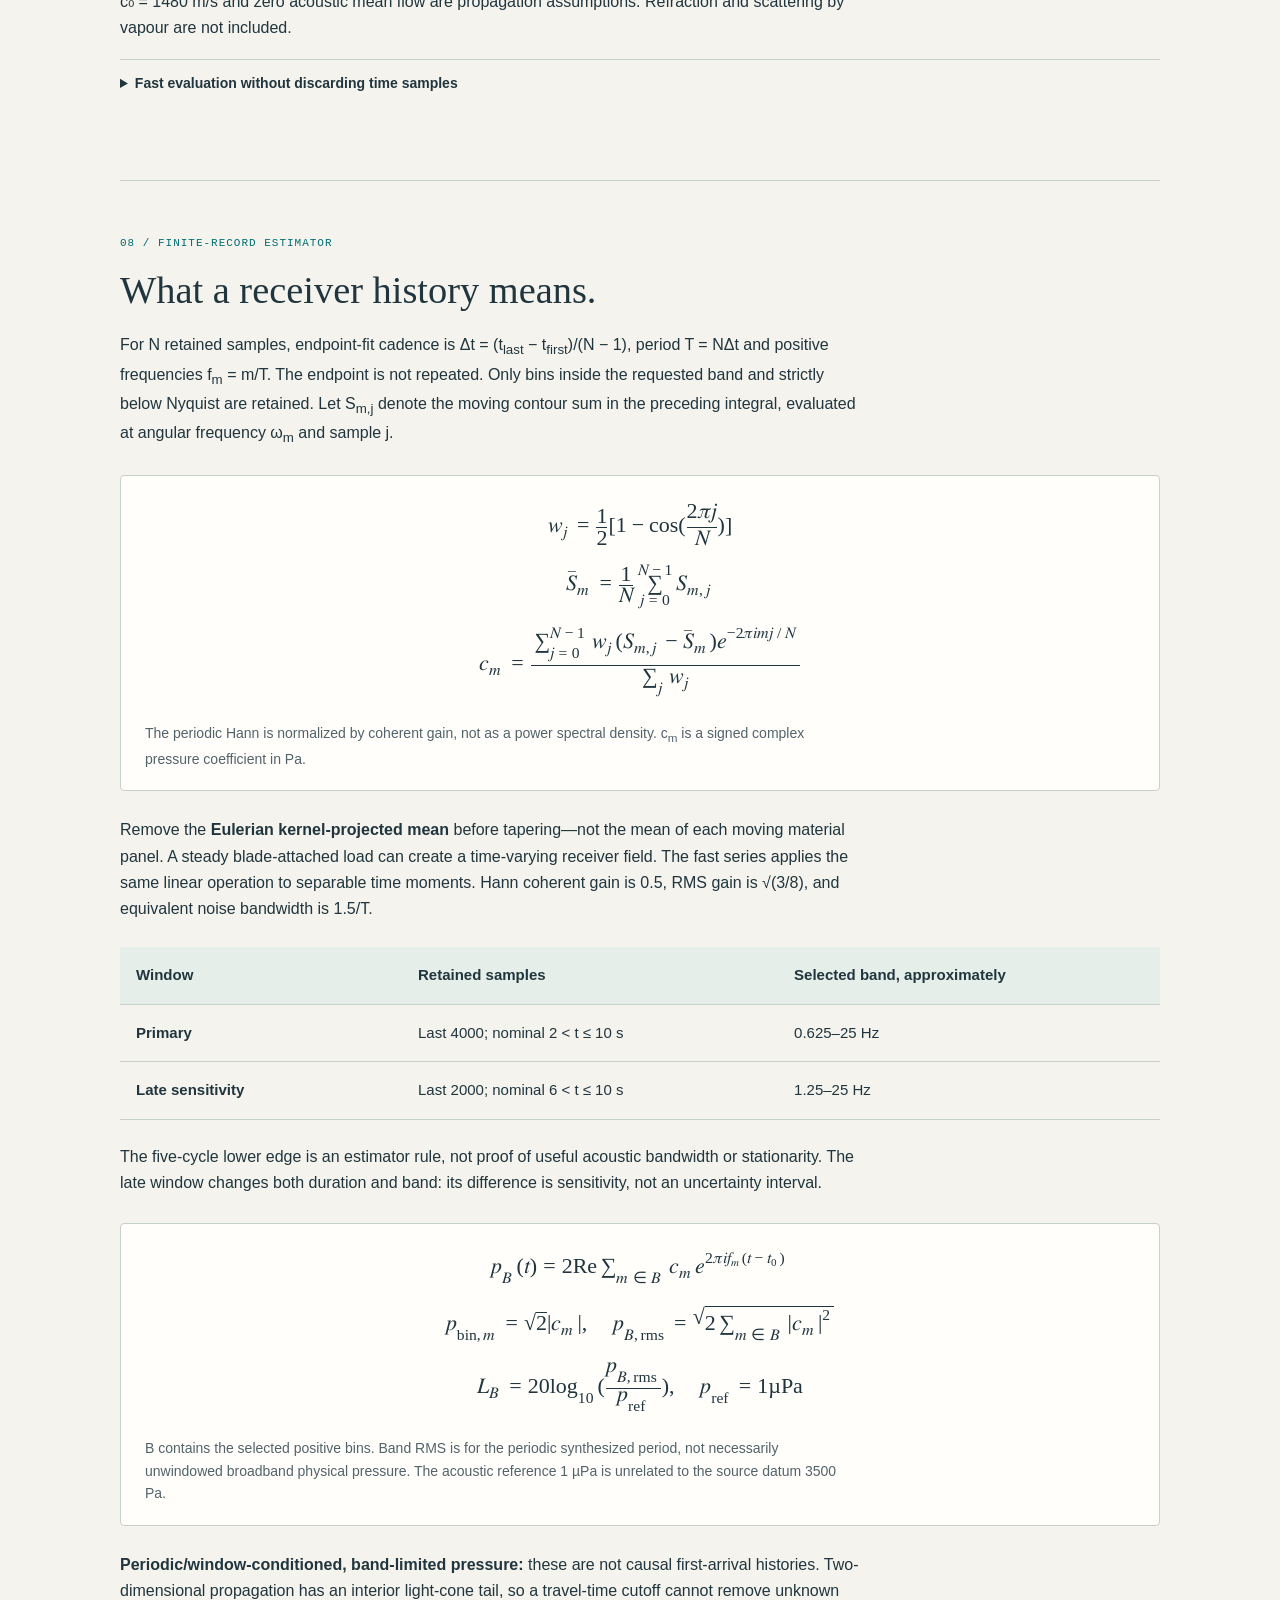
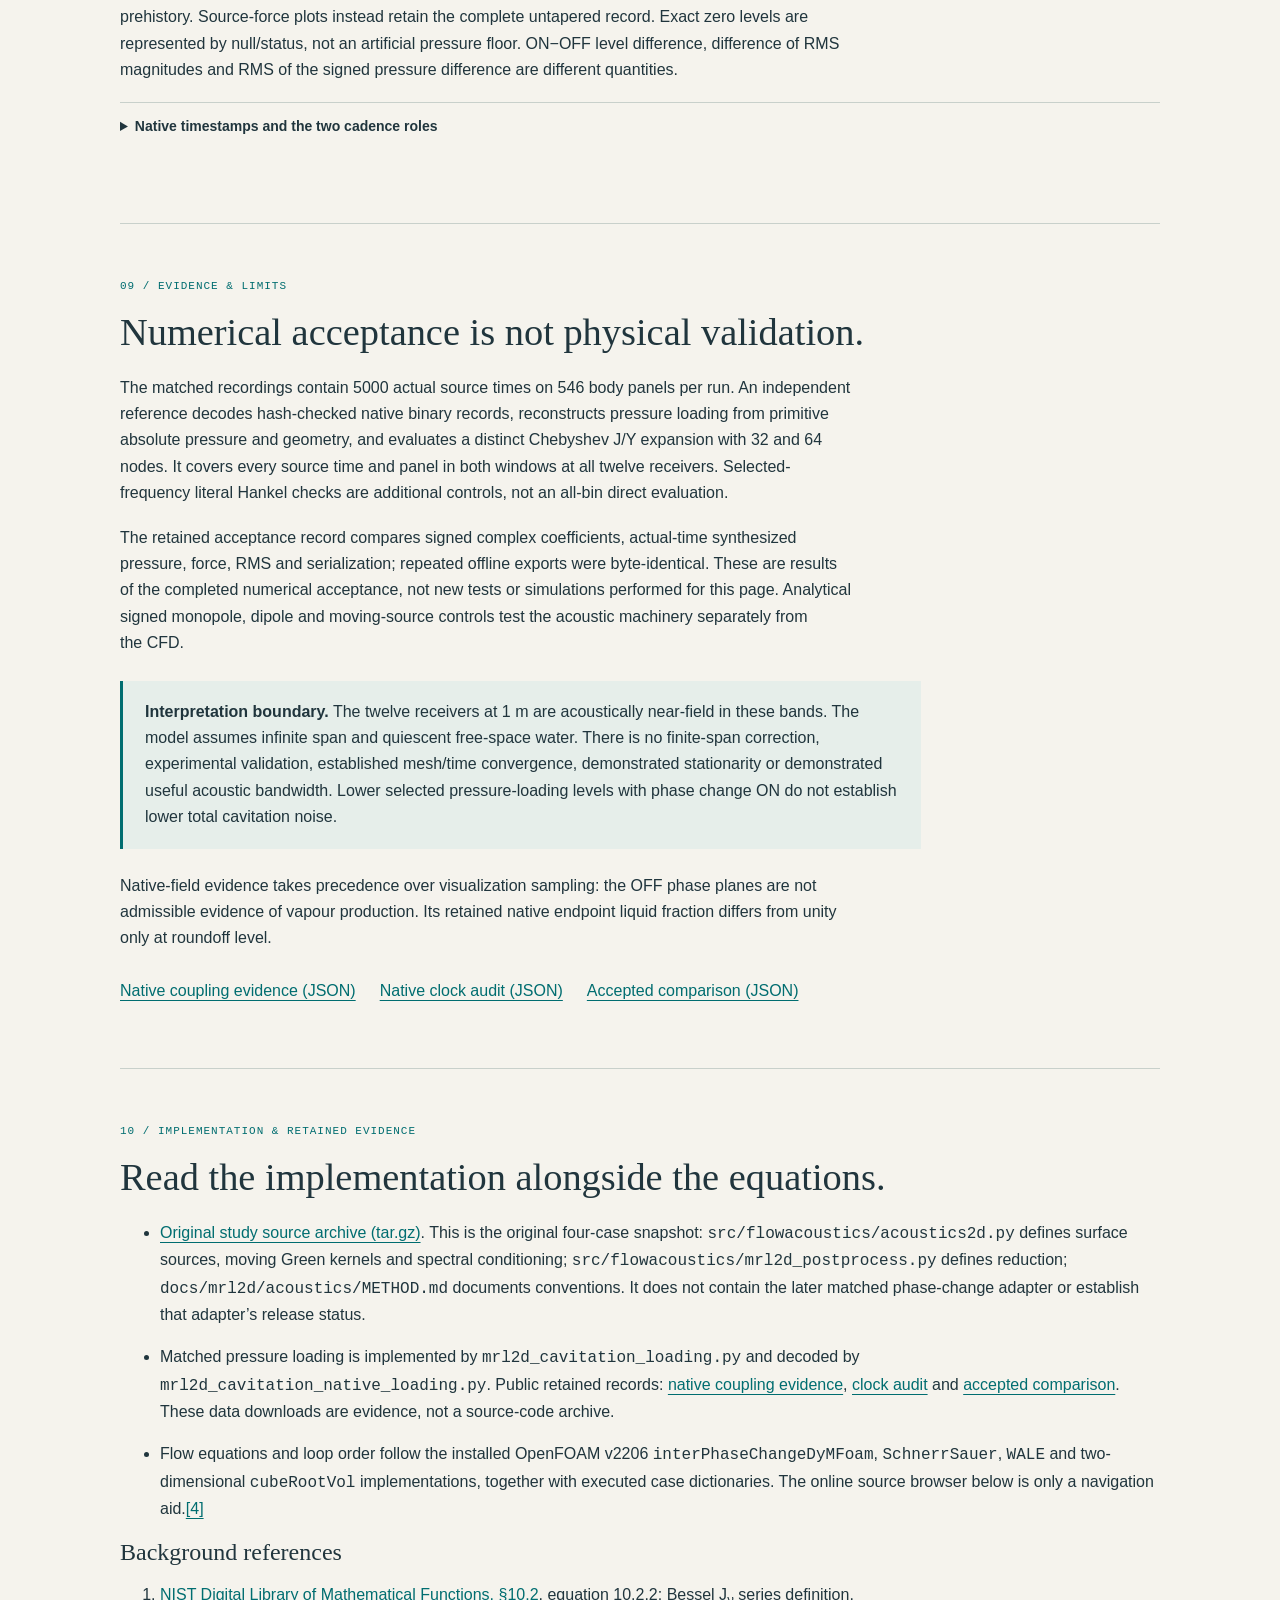
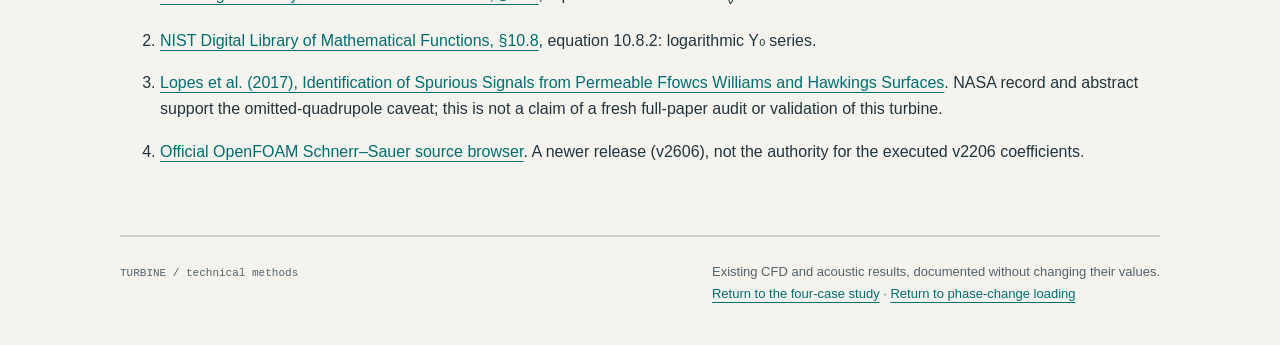
<file: site/methods.html>
<!doctype html>
<html lang="en">
<head>
  <meta charset="utf-8">
  <meta name="viewport" content="width=device-width, initial-scale=1">
  <meta name="description" content="Technical methods for the MRL turbine study: strict-2D CFD, phase change and the implemented moving-contour FW-H-derived acoustic calculation.">
  <meta name="theme-color" content="#f5f3ed">
  <title>Turbine / equations &amp; numerical methods</title>
  <link rel="icon" href="data:,">
  <link rel="stylesheet" href="./styles.css">
  <link rel="stylesheet" href="./methods.css">
</head>
<body class="methods">
<a class="skip" href="#main">Skip to the technical methods</a>
<header class="masthead"><a class="wordmark" href="./index.html">TURBINE <span>/ technical methods</span></a><a href="./cavitation.html#loading-comparison">Matched loading results →</a></header>
<main id="main">
  <section class="intro" aria-labelledby="title">
    <p class="eyebrow">THE IMPLEMENTED MODEL / EQUATIONS, NUMERICS &amp; SOURCE TERMS</p>
    <h1 id="title">From governing equations<br>to receiver pressure.</h1>
    <p class="standfirst">The flow solver supplies moving-surface histories. A separate acoustic analogy propagates those sources. This reference explains the calculations behind the existing results—not a new simulation or a new noise model.</p>
    <nav class="lesson-nav" aria-label="Technical methods"><a href="#model">Model hierarchy</a><a href="#flow-equations">Flow equations</a><a href="#phase-change">Phase change</a><a href="#numerics">Numerics</a><a href="#workflows">Flowcharts</a><a href="#source-terms">Acoustic sources</a><a href="#propagation">2D propagation</a><a href="#spectral">Spectral estimator</a><a href="#verification">Verification</a><a href="#references">References</a></nav>
  </section>
  <section id="model" class="lesson" aria-labelledby="model-title">
    <p class="eyebrow">01 / KEEP THE CALCULATIONS DISTINCT</p>
    <h2 id="model-title">One geometry. Different modelling questions.</h2>
    <div class="table-scroll" tabindex="0" role="region" aria-label="Study families">
      <table class="method-table"><thead><tr><th scope="col">Study</th><th scope="col">Flow calculation</th><th scope="col">Acoustic calculation</th></tr></thead><tbody>
        <tr><th scope="row">Original four cases</th><td>Single-phase <code>pimpleFoam</code>; SST URANS or strict-2D WALE. No phase-change model.</td><td>Body or stationary permeable contours. Thickness and loading source terms in the custom 2D analogy.</td></tr>
        <tr><th scope="row">Original cavitating-flow lesson</th><td><code>interPhaseChangeDyMFoam</code> with Schnerr–Sauer phase change. The comparison movie uses the older, different-solver liquid-only reference.</td><td>These original movies and vapour histories are flow diagnostics, not acoustic waves or the new matched OFF control.</td></tr>
        <tr><th scope="row">Matched phase-change ON/OFF</th><td>The same two-phase solver, strict-2D WALE, mesh, motion, numerics and liquid initial state. Only the phase-change coefficients differ.</td><td>Solid-wall pressure loading only. The accepted ON/OFF receiver histories remain unchanged.</td></tr>
      </tbody></table>
    </div>
    <p>All three use an idealized three-blade MRL section with prescribed orbit and pitch. Empty front/back boundaries enforce span invariance. <strong>Strict-2D WALE is not resolved three-dimensional LES;</strong> the acoustic model represents ideal infinite-span geometry, not a finite turbine.</p>
    <div class="method-note"><strong>Two different pressures.</strong> Hydrodynamic pressure is recorded from the incompressible CFD. Receiver acoustic pressure is calculated offline. A variable liquid–vapour mixture density does not turn the flow solver into a compressible acoustic-wave solver.</div>
  </section>
  <section id="flow-equations" class="lesson" aria-labelledby="flow-title">
    <p class="eyebrow">02 / FLOW EQUATIONS</p>
    <h2 id="flow-title">Incompressible phases, variable mixture density.</h2>
    <p>Here u is fluid velocity, S = symm(∇u) is the strain-rate tensor, and ν + ν<sub>t</sub> is molecular plus modelled kinematic viscosity. Moving finite-volume faces use mesh-relative fluxes; these are continuum equations, not a compressible acoustic solver.</p>
    <p class="scroll-hint">On small screens, swipe a long equation sideways, or focus its box and use the arrow keys.</p>
    <h3>Original single-phase cases</h3>
    <figure class="equation" id="eq-single-phase"><div class="math-scroll" tabindex="0" role="region" aria-label="Single-phase continuity and momentum">
      <math xmlns="http://www.w3.org/1998/Math/MathML" display="block" aria-label="Divergence of u equals zero"><mo>∇</mo><mo>·</mo><mi mathvariant="bold">u</mi><mo>=</mo><mn>0</mn></math>
      <math xmlns="http://www.w3.org/1998/Math/MathML" display="block" aria-label="Velocity time derivative plus convective divergence equals minus kinematic pressure gradient plus effective viscous stress divergence"><mfrac><mrow><mo>∂</mo><mi mathvariant="bold">u</mi></mrow><mrow><mo>∂</mo><mi>t</mi></mrow></mfrac><mo>+</mo><mo>∇</mo><mo>·</mo><mrow><mo>(</mo><mi mathvariant="bold">u</mi><mo>⊗</mo><mi mathvariant="bold">u</mi><mo>)</mo></mrow><mo>=</mo><mo>−</mo><mo>∇</mo><msub><mi>p</mi><mi>k</mi></msub><mo>+</mo><mo>∇</mo><mo>·</mo><mrow><mo>[</mo><mn>2</mn><mrow><mo>(</mo><mi>ν</mi><mo>+</mo><msub><mi>ν</mi><mi>t</mi></msub><mo>)</mo></mrow><mi mathvariant="bold">S</mi><mo>]</mo></mrow></math>
    </div><figcaption>The original solver stores kinematic pressure p<sub>k</sub> in m²/s². Its acoustic recorder converts to Pa once using ρ₀ = 1000 kg/m³.</figcaption></figure>
    <h3>Phase-change solver</h3>
    <p>The mixture is isothermal, with constant liquid and vapour densities and a shared velocity. The liquid fraction α = <code>alpha.water</code>, while α<sub>v</sub> = 1 − α. No energy equation or pressure-dependent equation of state is solved.</p>
    <figure class="equation" id="eq-mixture-mass"><div class="math-scroll" tabindex="0" role="region" aria-label="Mixture density and mass conservation">
      <math xmlns="http://www.w3.org/1998/Math/MathML" display="block" aria-label="Mixture density is alpha rho liquid plus one minus alpha rho vapour"><mi>ρ</mi><mo>=</mo><mi>α</mi><msub><mi>ρ</mi><mi>ℓ</mi></msub><mo>+</mo><mrow><mo>(</mo><mn>1</mn><mo>−</mo><mi>α</mi><mo>)</mo></mrow><msub><mi>ρ</mi><mi>v</mi></msub></math>
      <math xmlns="http://www.w3.org/1998/Math/MathML" display="block" aria-label="Mixture mass is conserved"><mfrac><mrow><mo>∂</mo><mi>ρ</mi></mrow><mrow><mo>∂</mo><mi>t</mi></mrow></mfrac><mo>+</mo><mo>∇</mo><mo>·</mo><mrow><mo>(</mo><mi>ρ</mi><mi mathvariant="bold">u</mi><mo>)</mo></mrow><mo>=</mo><mn>0</mn></math>
    </div><figcaption>ρ<sub>ℓ</sub> = 1000 kg/m³ and ρ<sub>v</sub> = 0.017314 kg/m³. Density varies through phase fraction, not pressure compression.</figcaption></figure>
    <p><strong>Sign convention:</strong> ṁ is mass transfer <strong>into liquid</strong> per unit volume and time (kg m⁻³ s⁻¹): positive for condensation, negative for vaporization.</p>
    <figure class="equation" id="eq-phase-balance"><div class="math-scroll" tabindex="0" role="region" aria-label="Liquid fraction and mixture divergence">
      <math xmlns="http://www.w3.org/1998/Math/MathML" display="block" aria-label="Conservative liquid fraction equation has mass source m dot over liquid density"><mfrac><mrow><mo>∂</mo><mi>α</mi></mrow><mrow><mo>∂</mo><mi>t</mi></mrow></mfrac><mo>+</mo><mo>∇</mo><mo>·</mo><mrow><mo>(</mo><mi>α</mi><mi mathvariant="bold">u</mi><mo>)</mo></mrow><mo>=</mo><mfrac><mover><mi>m</mi><mo>˙</mo></mover><msub><mi>ρ</mi><mi>ℓ</mi></msub></mfrac></math>
      <math xmlns="http://www.w3.org/1998/Math/MathML" display="block" aria-label="Velocity divergence is the reciprocal liquid minus reciprocal vapour density times m dot"><mo>∇</mo><mo>·</mo><mi mathvariant="bold">u</mi><mo>=</mo><mrow><mo>(</mo><mfrac><mn>1</mn><msub><mi>ρ</mi><mi>ℓ</mi></msub></mfrac><mo>−</mo><mfrac><mn>1</mn><msub><mi>ρ</mi><mi>v</mi></msub></mfrac><mo>)</mo></mrow><mover><mi>m</mi><mo>˙</mo></mover></math>
    </div><figcaption>Incompressible constituent phases do not imply a divergence-free mixture velocity during phase change.</figcaption></figure>
    <figure class="equation" id="eq-mixture-momentum"><div class="math-scroll" tabindex="0" role="region" aria-label="Mixture momentum and effective stress">
      <math xmlns="http://www.w3.org/1998/Math/MathML" display="block" aria-label="Mixture momentum balance with pressure, gravity, surface tension and effective stress"><mfrac><mrow><mo>∂</mo><mrow><mo>(</mo><mi>ρ</mi><mi mathvariant="bold">u</mi><mo>)</mo></mrow></mrow><mrow><mo>∂</mo><mi>t</mi></mrow></mfrac><mo>+</mo><mo>∇</mo><mo>·</mo><mrow><mo>(</mo><mi>ρ</mi><mi mathvariant="bold">u</mi><mo>⊗</mo><mi mathvariant="bold">u</mi><mo>)</mo></mrow><mo>=</mo><mo>−</mo><mo>∇</mo><msub><mi>p</mi><mtext>rgh</mtext></msub><mo>−</mo><mi>g</mi><mi>h</mi><mo>∇</mo><mi>ρ</mi><mo>+</mo><msub><mi mathvariant="bold">f</mi><mi>σ</mi></msub><mo>+</mo><mo>∇</mo><mo>·</mo><msub><mi mathvariant="bold">τ</mi><mtext>eff</mtext></msub></math>
      <math xmlns="http://www.w3.org/1998/Math/MathML" display="block" aria-label="Effective deviatoric stress"><msub><mi mathvariant="bold">τ</mi><mtext>eff</mtext></msub><mo>=</mo><mi>ρ</mi><msub><mi>ν</mi><mtext>eff</mtext></msub><mrow><mo>[</mo><mo>∇</mo><mi mathvariant="bold">u</mi><mo>+</mo><msup><mrow><mo>(</mo><mo>∇</mo><mi mathvariant="bold">u</mi><mo>)</mo></mrow><mi>T</mi></msup><mo>−</mo><mfrac><mn>2</mn><mn>3</mn></mfrac><mrow><mo>(</mo><mo>∇</mo><mo>·</mo><mi mathvariant="bold">u</mi><mo>)</mo></mrow><mi mathvariant="bold">I</mi><mo>]</mo></mrow></math>
    </div><figcaption>ν<sub>eff</sub> = ν + ν<sub>t</sub>; p<sub>rgh</sub> = p − ρgh. Here gravity is zero, so p = p<sub>rgh</sub>, in Pa. Surface tension is a flow-model interface force, not an added acoustic source.</figcaption></figure>
    <p>The momentum matrix also subtracts the implicit continuity-residual term −u[∂<sub>t</sub>ρ + ∇·(ρu)]. It vanishes under exact mass conservation but matters when describing the discrete solver. <a href="#references">Implementation and evidence →</a></p>
  </section>
  <section id="phase-change" class="lesson" aria-labelledby="phase-title">
    <p class="eyebrow">03 / SCHNERR–SAUER</p>
    <h2 id="phase-title">Mass transfer changes the flow, not the acoustic kernel.</h2>
    <p>The installed OpenFOAM v2206 model returns a condensation coefficient M<sub>c</sub> ≥ 0 and a signed vaporization coefficient M<sub>v</sub> ≤ 0. Neither is the net source alone:</p>
    <figure class="equation" id="eq-schnerr"><div class="math-scroll" tabindex="0" role="region" aria-label="Net Schnerr Sauer mass transfer">
      <math xmlns="http://www.w3.org/1998/Math/MathML" display="block" aria-label="m dot equals one minus alpha times M c plus alpha times M v"><mover><mi>m</mi><mo>˙</mo></mover><mo>=</mo><mrow><mo>(</mo><mn>1</mn><mo>−</mo><mi>α</mi><mo>)</mo></mrow><msub><mi>M</mi><mi>c</mi></msub><mo>+</mo><mi>α</mi><msub><mi>M</mi><mi>v</mi></msub></math>
    </div><figcaption>The matched ON case uses C<sub>c</sub> = C<sub>v</sub> = 1; OFF uses C<sub>c</sub> = C<sub>v</sub> = 0. Both start fully liquid in the same two-phase solver.</figcaption></figure>
    <p>Both runs use p<sub>sat</sub> = 2339.3 Pa, reference pressure 3500 Pa and surface tension 0.0728 N/m. Schnerr–Sauer supplies an algebraic mass-transfer closure; it does not integrate a Rayleigh–Plesset bubble trajectory, thermal bubble dynamics or collapse radiation. Phase change affects the reported acoustic contribution only through the recorded wall loading.</p>
    <details><summary>Installed coefficient law, nuclei and pressure regularization</summary>
      <p>Set a = min(max(α, 0), 1), Δp = p − p<sub>sat</sub>, and ρ<sub>b</sub> = aρ<sub>ℓ</sub> + (1 − a)ρ<sub>v</sub>. The coefficient evaluation uses bounded a, while the transported α appears in the net-source equation.</p>
      <figure class="equation" id="eq-schnerr-coefficients"><div class="math-scroll" tabindex="0" role="region" aria-label="Condensation and vaporization coefficients">
        <math xmlns="http://www.w3.org/1998/Math/MathML" display="block" aria-label="M c equals C c a K p max of pressure departure and zero"><msub><mi>M</mi><mi>c</mi></msub><mo>=</mo><msub><mi>C</mi><mi>c</mi></msub><mi>a</mi><msub><mi>K</mi><mi>p</mi></msub><mi>max</mi><mrow><mo>(</mo><mi>Δp</mi><mo>,</mo><mn>0</mn><mo>)</mo></mrow></math>
        <math xmlns="http://www.w3.org/1998/Math/MathML" display="block" aria-label="M v equals C v times one plus nuclei fraction minus a times K p times min of pressure departure and zero"><msub><mi>M</mi><mi>v</mi></msub><mo>=</mo><msub><mi>C</mi><mi>v</mi></msub><mrow><mo>(</mo><mn>1</mn><mo>+</mo><msub><mi>α</mi><mtext>nuc</mtext></msub><mo>−</mo><mi>a</mi><mo>)</mo></mrow><msub><mi>K</mi><mi>p</mi></msub><mi>min</mi><mrow><mo>(</mo><mi>Δp</mi><mo>,</mo><mn>0</mn><mo>)</mo></mrow></math>
        <math xmlns="http://www.w3.org/1998/Math/MathML" display="block" aria-label="Regularized pressure coefficient K p"><msub><mi>K</mi><mi>p</mi></msub><mo>=</mo><mfrac><mrow><mn>3</mn><msub><mi>ρ</mi><mi>ℓ</mi></msub><msub><mi>ρ</mi><mi>v</mi></msub></mrow><msub><mi>ρ</mi><mi>b</mi></msub></mfrac><msqrt><mfrac><mn>2</mn><mrow><mn>3</mn><msub><mi>ρ</mi><mi>ℓ</mi></msub></mrow></mfrac></msqrt><mfrac><msubsup><mi>R</mi><mi>b</mi><mrow><mo>−</mo><mn>1</mn></mrow></msubsup><msqrt><mrow><mo>|</mo><mi>Δp</mi><mo>|</mo></mrow><mo>+</mo><mn>0.01</mn><msub><mi>p</mi><mtext>sat</mtext></msub></msqrt></mfrac></math>
      </div><figcaption>K<sub>p</sub> has units kg m⁻³ s⁻¹ Pa⁻¹. The 0.01p<sub>sat</sub> term regularizes the denominator at saturation; it is not a global cap on the mass source.</figcaption></figure>
      <figure class="equation" id="eq-schnerr-radius"><div class="math-scroll" tabindex="0" role="region" aria-label="Nuclei fraction and algebraic inverse bubble radius">
        <math xmlns="http://www.w3.org/1998/Math/MathML" display="block" aria-label="Nuclei volume parameter and fraction"><msub><mi>V</mi><mtext>nuc</mtext></msub><mo>=</mo><mfrac><mrow><mi>π</mi><mi>n</mi><msubsup><mi>d</mi><mtext>nuc</mtext><mn>3</mn></msubsup></mrow><mn>6</mn></mfrac><mo>,</mo><mspace width="1em"/><msub><mi>α</mi><mtext>nuc</mtext></msub><mo>=</mo><mfrac><msub><mi>V</mi><mtext>nuc</mtext></msub><mrow><mn>1</mn><mo>+</mo><msub><mi>V</mi><mtext>nuc</mtext></msub></mrow></mfrac></math>
        <math xmlns="http://www.w3.org/1998/Math/MathML" display="block" aria-label="Inverse bubble radius from bounded liquid fraction and nuclei density"><msubsup><mi>R</mi><mi>b</mi><mrow><mo>−</mo><mn>1</mn></mrow></msubsup><mo>=</mo><mroot><mrow><mfrac><mrow><mn>4</mn><mi>π</mi><mi>n</mi></mrow><mn>3</mn></mfrac><mfrac><mi>a</mi><mrow><mn>1</mn><mo>+</mo><msub><mi>α</mi><mtext>nuc</mtext></msub><mo>−</mo><mi>a</mi></mrow></mfrac></mrow><mn>3</mn></mroot></math>
      </div><figcaption>n = 1.6 × 10¹³ m⁻³ and d<sub>nuc</sub> = 2 × 10⁻⁶ m. R<sub>b</sub> is algebraic, not a resolved individual bubble.</figcaption></figure>
    </details>
  </section>
  <section id="numerics" class="lesson" aria-labelledby="numerics-title">
    <p class="eyebrow">04 / DISCRETIZATION &amp; CLOSURE</p>
    <h2 id="numerics-title">What one time step actually does.</h2>
    <p>The matched pair each completed 160,000 fixed steps to nominally 10 s, on the same 26,751-cell mesh and two MPI ranks. Prescribed mesh motion and AMI interpolation update on the first PIMPLE outer iteration. Mesh-relative fluxes then enter the phase and momentum equations.</p>
    <div class="table-scroll" tabindex="0" role="region" aria-label="Executed numerical controls"><table class="method-table"><thead><tr><th scope="col">Control</th><th scope="col">Matched ON/OFF</th><th scope="col">Original four cases</th></tr></thead><tbody>
      <tr><th scope="row">Time integration</th><td>Euler; fixed Δt = 6.25 × 10⁻⁵ s</td><td>backward; same fixed Δt</td></tr>
      <tr><th scope="row">Momentum convection</th><td><code>Gauss linearUpwind grad(U)</code>, mass flux <code>rhoPhi</code></td><td>Same scheme, volume flux <code>phi</code></td></tr>
      <tr><th scope="row">Gradients / diffusion</th><td><code>cellLimited Gauss linear 1</code>; Laplacian <code>Gauss linear limited 0.5</code>; normal gradient <code>limited 0.5</code></td><td>Same schemes</td></tr>
      <tr><th scope="row">Liquid fraction</th><td>Implicit Euler/upwind predictor; vanLeer high-order flux; 2 MULES correction passes, 5 limiter iterations; <code>cAlpha=0</code>; <code>nAlphaSubCycles=1</code> (no alpha subcycling)</td><td>Not applicable</td></tr>
      <tr><th scope="row">PIMPLE</th><td>2 outer × 2 pressure × 2 non-orthogonal passes</td><td>Same loop counts</td></tr>
      <tr><th scope="row">Pressure / velocity solves</th><td>GAMG / smoothSolver; tolerance 10⁻⁸, relTol 0.05; final relTol 0</td><td>Same controls; pressure is kinematic</td></tr>
      <tr><th scope="row">Alpha predictor</th><td>smoothSolver; tolerance 10⁻⁸, relTol 0, maxIter 10</td><td>Not applicable</td></tr>
      <tr><th scope="row">Recording cadence</th><td>Loading: 32 steps (0.002 s); visualization: 320 steps; volume fields: 3200 steps</td><td>Same cadence</td></tr>
    </tbody></table></div>
    <p>One extra non-orthogonal correction means two pressure passes. Thus <strong>eight physical-pressure matrix solves</strong> occur per time step, plus separate mesh-flux <code>pcorr</code> solves—not eight time advances. Only the final non-orthogonal pass updates flux and velocity. The final-pressure tolerance applies to the last pressure pass in each outer iteration; no residual-based outer-loop early exit is configured. The second MULES correction is weighted by one half; zero artificial interface compression does not disable boundedness correction.</p>
    <p><code>maxCo=0.5</code> is not an enforced cap because <code>adjustTimeStep=no</code>. Recorded maximum fluid Courant numbers are approximately 0.717741 (ON) and 0.825344 (OFF). Linear-solver tolerances are configured stopping criteria, not a claim that every solve attained them.</p>
    <h3>WALE is algebraic, not a k–ω solve</h3>
    <p>The matched runs update WALE only on the final outer iteration. It computes viscosity from the local velocity gradient; it does not transport k and ω. In the two-dimensional <code>cubeRootVol</code> branch, filter width uses cell volume V divided by extrusion thickness h:</p>
    <figure class="equation" id="eq-wale"><div class="math-scroll" tabindex="0" role="region" aria-label="WALE algebraic viscosity and two-dimensional filter width">
      <math xmlns="http://www.w3.org/1998/Math/MathML" display="block" aria-label="Turbulent viscosity equals C k Delta square root of algebraic subgrid energy; Delta equals square root of V over h"><msub><mi>ν</mi><mi>t</mi></msub><mo>=</mo><msub><mi>C</mi><mi>k</mi></msub><mi>Δ</mi><msqrt><msub><mi>k</mi><mtext>sgs</mtext></msub></msqrt><mo>,</mo><mspace width="1em"/><mi>Δ</mi><mo>=</mo><msqrt><mfrac><mi>V</mi><mi>h</mi></mfrac></msqrt></math>
    </div><figcaption>C<sub>k</sub> = 0.094, C<sub>w</sub> = 0.325. k<sub>sgs</sub> is an algebraic WALE quantity, not a transported energy equation.</figcaption></figure>
    <p>The original URANS cases instead use <code>kOmegaSST</code>, transporting turbulent kinetic energy and specific dissipation rate ω<sub>SST</sub>. This ω<sub>SST</sub> is not the acoustic angular frequency ω = 2πf used below. Strict-2D WALE does not resolve three-dimensional turbulence.</p>
  </section>
  <section id="workflows" class="lesson" aria-labelledby="workflows-title">
    <p class="eyebrow">05 / TWO SEPARATE WORKFLOWS</p>
    <h2 id="workflows-title">Advance the flow. Then propagate the sources.</h2>
    <p>CFD recording is the handoff between these workflows. The acoustic calculation is one-way postprocessing; it does not feed receiver pressure back into PIMPLE.</p>
    <div class="workflow-grid">
      <figure class="workflow workflow-flow"><object type="image/svg+xml" data="./assets/mrl2d/methods-flow.svg" width="360" height="1280" aria-label="Matched flow solver: compact executed-loop map"><p>At each time step: move mesh on the first outer iteration; predict and correct alpha with MULES; update density; solve momentum; execute nested pressure corrections; update WALE on the final outer iteration; record the source history.</p></object><figcaption><strong>CFD / compact executed-loop map.</strong> Exact nested counts are in the <a href="#numerics">numerics table and explanation</a>. The same controls apply to ON and OFF; only C<sub>c</sub> and C<sub>v</sub> differ. <a href="./assets/mrl2d/methods-flow.svg" download="methods-flow.svg">Download solver flowchart (SVG)</a>.</figcaption></figure>
      <figure class="workflow workflow-acoustics"><object type="image/svg+xml" data="./assets/mrl2d/methods-acoustics.svg" width="360" height="990" aria-label="Acoustic workflow: independent source branches join the common moving kernel"><p>Keep original full surface sources separate from matched pressure loading. Evaluate the common moving two-dimensional kernel, retain the selected time window, remove the Eulerian projected mean, apply periodic Hann conditioning, sum signed coefficients and synthesize band-limited pressure.</p></object><figcaption><strong>Acoustics / shared propagation, different sources.</strong> The two source branches are alternatives, not added contributions. Untapered source-force histories are separate from conditioned receiver histories. The <a href="#verification">independent reference</a> is described below. <a href="./assets/mrl2d/methods-acoustics.svg" download="methods-acoustics.svg">Download acoustic flowchart (SVG)</a>.</figcaption></figure>
    </div>
  </section>
  <section id="source-terms" class="lesson" aria-labelledby="sources-title">
    <p class="eyebrow">06 / THE CFD–ACOUSTIC HANDOFF</p>
    <h2 id="sources-title">Specify the source before comparing sound.</h2>
    <p>A closed contour C(t) bounds the excluded region. Its normal n points out of that region into the surrounding fluid. In the general FW-H surface definitions, U is inertial fluid velocity, v is actual surface velocity, and the subscript n denotes a normal component.</p>
    <details><summary>General surface definitions before implementation choices</summary>
      <figure class="equation" id="eq-general-sources"><div class="math-scroll" tabindex="0" role="region" aria-label="General thickness and loading definitions">
        <math xmlns="http://www.w3.org/1998/Math/MathML" display="block" aria-label="Q equals reference density times surface normal velocity plus density times relative normal velocity"><mi>Q</mi><mo>=</mo><msub><mi>ρ</mi><mn>0</mn></msub><msub><mi>v</mi><mi>n</mi></msub><mo>+</mo><mi>ρ</mi><mrow><mo>(</mo><msub><mi>U</mi><mi>n</mi></msub><mo>−</mo><msub><mi>v</mi><mi>n</mi></msub><mo>)</mo></mrow></math>
        <math xmlns="http://www.w3.org/1998/Math/MathML" display="block" aria-label="L equals pressure traction minus viscous traction plus relative momentum flux"><mi mathvariant="bold">L</mi><mo>=</mo><mrow><mo>(</mo><mi>p</mi><mo>−</mo><msub><mi>p</mi><mn>0</mn></msub><mo>)</mo></mrow><mi mathvariant="bold">n</mi><mo>−</mo><mi mathvariant="bold">τ</mi><mo>·</mo><mi mathvariant="bold">n</mi><mo>+</mo><mi>ρ</mi><mi mathvariant="bold">U</mi><mrow><mo>(</mo><msub><mi>U</mi><mi>n</mi></msub><mo>−</mo><msub><mi>v</mi><mi>n</mi></msub><mo>)</mo></mrow></math>
      </div><figcaption>Q has units kg m⁻² s⁻¹ and L has units Pa. The full analogy also contains exterior volume quadrupoles. Neither those quadrupoles nor viscous traction are evaluated here.</figcaption></figure>
    </details>
    <h3>Original four cases / both implemented surface terms</h3>
    <figure class="equation" id="eq-original-sources"><div class="math-scroll" tabindex="0" role="region" aria-label="Original constant-density acoustic sources">
      <math xmlns="http://www.w3.org/1998/Math/MathML" display="block" aria-label="Original Q is rho zero U dot n"><mi>Q</mi><mo>=</mo><msub><mi>ρ</mi><mn>0</mn></msub><mi mathvariant="bold">U</mi><mo>·</mo><mi mathvariant="bold">n</mi></math>
      <math xmlns="http://www.w3.org/1998/Math/MathML" display="block" aria-label="Original L is gauge pressure normal plus relative momentum flux"><mi mathvariant="bold">L</mi><mo>=</mo><msub><mi>p</mi><mi>g</mi></msub><mi mathvariant="bold">n</mi><mo>+</mo><msub><mi>ρ</mi><mn>0</mn></msub><mi mathvariant="bold">U</mi><mrow><mo>[</mo><mrow><mo>(</mo><mi mathvariant="bold">U</mi><mo>−</mo><mi mathvariant="bold">v</mi><mo>)</mo></mrow><mo>·</mo><mi mathvariant="bold">n</mi><mo>]</mo></mrow></math>
    </div><figcaption>Constant ρ₀ = 1000 kg/m³; p<sub>g</sub> is dimensional gauge pressure. The measured U is retained rather than replaced by prescribed surface velocity.</figcaption></figure>
    <p>For exact no-penetration on a moving body, U<sub>n</sub> = v<sub>n</sub>: relative momentum flux vanishes but Q = ρ₀v<sub>n</sub> remains as thickness sound. On the fixed permeable recording envelope, v = 0; it is not a porous wall. Body and envelope estimates overlap: <strong>do not sum them</strong> or interpret their difference as an isolated quadrupole.</p>
    <p>Omitting exterior quadrupoles can produce spurious signals in permeable-surface calculations; this is a known limitation, not proof that the present result is validated.<a href="#ref-3" aria-label="Reference 3">[3]</a></p>
    <h3>Matched ON/OFF / pressure loading only</h3>
    <figure class="equation" id="eq-loading-only"><div class="math-scroll" tabindex="0" role="region" aria-label="Matched pressure-loading-only source">
      <math xmlns="http://www.w3.org/1998/Math/MathML" display="block" aria-label="Q equals zero and L equals absolute pressure minus 3500 pascals times the normal"><mi>Q</mi><mo>=</mo><mn>0</mn><mo>,</mo><mspace width="1em"/><mi mathvariant="bold">L</mi><mo>=</mo><mrow><mo>(</mo><msub><mi>p</mi><mtext>absolute</mtext></msub><mo>−</mo><mn>3500</mn><mtext> Pa</mtext><mo>)</mo></mrow><mi mathvariant="bold">n</mi></math>
    </div><figcaption>Native pressure is already in Pa: subtract 3500 Pa once, with no density multiplier. Setting Q = 0 is a source decomposition, not a stationary-body assumption.</figcaption></figure>
    <p>Actual orbit-plus-pitch positions, normals, fluid velocity and surface motion remain intact. Thickness, relative advective loading, viscous traction, cavity-volume radiation, bubble-collapse sound and exterior quadrupoles are absent from this matched contribution.</p>
    <h3>Normals, measure and force signs</h3>
    <p>At solid walls, OpenFOAM’s fluid-out face-area vector S<sub>f</sub> is reversed to obtain the body-out normal: n = −S<sub>f</sub>/|S<sub>f</sub>|. The line measure is ds = |S<sub>f</sub>|/d<sub>extrusion</sub>. Remove numerical extrusion depth once; integrate all panels once, with no extra blade-count multiplier. The matched adapter uses first-frame line lengths and separately audits their tiny raw variation.</p>
    <p>Pressure force on the solid is <strong>−∮p<sub>g</sub>n ds</strong>, in N/m of invariant span, opposite in sign to integrated pressure loading L. A permeable-contour pressure integral is not solid-body force. Receiver pressure is Pa, not Pa/m.</p>
  </section>
  <section id="propagation" class="lesson" aria-labelledby="propagation-title">
    <p class="eyebrow">07 / PROPAGATION, NOT A 3D FARASSAT KERNEL</p>
    <h2 id="propagation-title">A two-dimensional Green function.</h2>
    <p>The custom FW-H-derived implementation uses forward Fourier sign exp(−iωt) and inverse sign exp(+iωt). With R the source–receiver distance and k = ω/c₀, its outgoing free-space Green function is</p>
    <figure class="equation" id="eq-green"><div class="math-scroll" tabindex="0" role="region" aria-label="Two-dimensional outgoing Green function">
      <math xmlns="http://www.w3.org/1998/Math/MathML" display="block" aria-label="G equals minus i over four times the order-zero Hankel function of the second kind at k R">
        <msub><mi>G</mi><mi>ω</mi></msub><mo>=</mo><mo>−</mo><mfrac><mi>i</mi><mn>4</mn></mfrac><msubsup><mi>H</mi><mn>0</mn><mrow><mo>(</mo><mn>2</mn><mo>)</mo></mrow></msubsup><mrow><mo>(</mo><mi>k</mi><mi>R</mi><mo>)</mo></mrow><mo>,</mo><mspace width="1em"/><mi>k</mi><mo>=</mo><mfrac><mi>ω</mi><msub><mi>c</mi><mn>0</mn></msub></mfrac>
      </math>
      <math xmlns="http://www.w3.org/1998/Math/MathML" display="block" aria-label="Source gradient of Green function is minus i k over four times Hankel order one times receiver minus source vector over distance"><msub><mo>∇</mo><mi>y</mi></msub><msub><mi>G</mi><mi>ω</mi></msub><mo>=</mo><mo>−</mo><mfrac><mrow><mi>i</mi><mi>k</mi></mrow><mn>4</mn></mfrac><msubsup><mi>H</mi><mn>1</mn><mrow><mo>(</mo><mn>2</mn><mo>)</mo></mrow></msubsup><mrow><mo>(</mo><mi>k</mi><mi>R</mi><mo>)</mo></mrow><mfrac><mrow><mi mathvariant="bold">x</mi><mo>−</mo><mi mathvariant="bold">y</mi></mrow><mi>R</mi></mfrac></math>
    </div><figcaption>For positive ω, outgoing cylindrical propagation uses the second-kind Hankel branch. R = |x − y|; G is dimensionless and ∇<sub>y</sub>G has units m⁻¹. The Helmholtz normalization is (∇² + k²)G = −δ₂.</figcaption></figure>
    <figure class="equation" id="eq-moving-integral"><div class="math-scroll" tabindex="0" role="region" aria-label="Fourier transform of the moving-contour surface pressure">
      <math xmlns="http://www.w3.org/1998/Math/MathML" display="block" aria-label="Pressure transform is the time integral of exp minus i omega t times the moving contour integral of i omega Q G plus L dot source gradient of G"><msub><mover><mi>p</mi><mo>^</mo></mover><mi>S</mi></msub><mrow><mo>(</mo><mi mathvariant="bold">x</mi><mo>,</mo><mi>ω</mi><mo>)</mo></mrow><mo>=</mo><mo>∫</mo><msup><mi>e</mi><mrow><mo>−</mo><mi>i</mi><mi>ω</mi><mi>t</mi></mrow></msup><msub><mo>∮</mo><mrow><mi>C</mi><mo>(</mo><mi>t</mi><mo>)</mo></mrow></msub><mrow><mo>[</mo><mi>i</mi><mi>ω</mi><mi>Q</mi><msub><mi>G</mi><mi>ω</mi></msub><mo>+</mo><mi mathvariant="bold">L</mi><mo>·</mo><msub><mo>∇</mo><mi>y</mi></msub><msub><mi>G</mi><mi>ω</mi></msub><mo>]</mo></mrow><mi mathvariant="normal">d</mi><mi>s</mi><mi mathvariant="normal">d</mi><mi>t</mi></math>
    </div><figcaption>The loading sign is plus, from integration by parts of the negative source divergence. Kernels use the actual moving y(t), not a frozen source position.</figcaption></figure>
    <p>The Fourier transform means â(ω) = ∫a(t)exp(−iωt)dt; inversion is (1/2π)∫â(ω)exp(+iωt)dω. Transforming the whole moving distribution retains motion terms without an extra guessed Doppler factor. Both reactive and radiating cylindrical content are retained; this is not a far-field-only or stationary-force approximation.</p>
    <p>This is not a call to libAcoustics or a three-dimensional Farassat implementation. Homogeneous-water c₀ = 1480 m/s and zero acoustic mean flow are propagation assumptions. Refraction and scattering by vapour are not included.</p>
    <details><summary>Fast evaluation without discarding time samples</summary><p>The reference path evaluates the Hankel kernel at each moving position. Production moving-geometry evaluation uses six terms of its convergent logarithmic Bessel expansion only when the maximum actual kR ≤ 1. Fixed geometry instead permits source FFTs followed by fixed-contour integration. NIST gives the underlying J<sub>ν</sub> power-series and Y₀ logarithmic-series definitions.<a href="#ref-1" aria-label="Reference 1">[1]</a><a href="#ref-2" aria-label="Reference 2">[2]</a></p><p>Outside the moving-series domain the reducer fails rather than silently launching unrestricted direct evaluation. Spatial panel partitions retain every time sample in the selected window; signed complex coefficients and absolute truncation bounds are added across partitions. This is not a compact-force replacement. The bound covers series truncation relative to the same sampled integral, not CFD, missing physics or quadrature error.</p></details>
  </section>
  <section id="spectral" class="lesson" aria-labelledby="spectral-title">
    <p class="eyebrow">08 / FINITE-RECORD ESTIMATOR</p>
    <h2 id="spectral-title">What a receiver history means.</h2>
    <p>For N retained samples, endpoint-fit cadence is Δt = (t<sub>last</sub> − t<sub>first</sub>)/(N − 1), period T = NΔt and positive frequencies f<sub>m</sub> = m/T. The endpoint is not repeated. Only bins inside the requested band and strictly below Nyquist are retained. Let S<sub>m,j</sub> denote the moving contour sum in the preceding integral, evaluated at angular frequency ω<sub>m</sub> and sample j.</p>
    <figure class="equation" id="eq-estimator"><div class="math-scroll" tabindex="0" role="region" aria-label="Periodic Hann and coherently normalized Fourier estimator">
      <math xmlns="http://www.w3.org/1998/Math/MathML" display="block" aria-label="Periodic Hann weights"><msub><mi>w</mi><mi>j</mi></msub><mo>=</mo><mfrac><mn>1</mn><mn>2</mn></mfrac><mrow><mo>[</mo><mn>1</mn><mo>−</mo><mi>cos</mi><mrow><mo>(</mo><mfrac><mrow><mn>2</mn><mi>π</mi><mi>j</mi></mrow><mi>N</mi></mfrac><mo>)</mo></mrow><mo>]</mo></mrow></math>
      <math xmlns="http://www.w3.org/1998/Math/MathML" display="block" aria-label="Mean of the kernel-projected contour sum"><msub><mover><mi>S</mi><mo>¯</mo></mover><mi>m</mi></msub><mo>=</mo><mfrac><mn>1</mn><mi>N</mi></mfrac><munderover><mo>∑</mo><mrow><mi>j</mi><mo>=</mo><mn>0</mn></mrow><mrow><mi>N</mi><mo>−</mo><mn>1</mn></mrow></munderover><msub><mi>S</mi><mrow><mi>m</mi><mo>,</mo><mi>j</mi></mrow></msub></math>
      <math xmlns="http://www.w3.org/1998/Math/MathML" display="block" aria-label="Complex coefficient is the windowed Fourier sum after projected demeaning divided by sum of weights"><msub><mi>c</mi><mi>m</mi></msub><mo>=</mo><mfrac><mrow><munderover><mo>∑</mo><mrow><mi>j</mi><mo>=</mo><mn>0</mn></mrow><mrow><mi>N</mi><mo>−</mo><mn>1</mn></mrow></munderover><msub><mi>w</mi><mi>j</mi></msub><mrow><mo>(</mo><msub><mi>S</mi><mrow><mi>m</mi><mo>,</mo><mi>j</mi></mrow></msub><mo>−</mo><msub><mover><mi>S</mi><mo>¯</mo></mover><mi>m</mi></msub><mo>)</mo></mrow><msup><mi>e</mi><mrow><mo>−</mo><mn>2</mn><mi>π</mi><mi>i</mi><mi>m</mi><mi>j</mi><mo>/</mo><mi>N</mi></mrow></msup></mrow><mrow><msub><mo>∑</mo><mi>j</mi></msub><msub><mi>w</mi><mi>j</mi></msub></mrow></mfrac></math>
    </div><figcaption>The periodic Hann is normalized by coherent gain, not as a power spectral density. c<sub>m</sub> is a signed complex pressure coefficient in Pa.</figcaption></figure>
    <p>Remove the <strong>Eulerian kernel-projected mean</strong> before tapering—not the mean of each moving material panel. A steady blade-attached load can create a time-varying receiver field. The fast series applies the same linear operation to separable time moments. Hann coherent gain is 0.5, RMS gain is √(3/8), and equivalent noise bandwidth is 1.5/T.</p>
    <div class="table-scroll" tabindex="0" role="region" aria-label="Matched analysis windows"><table class="method-table"><thead><tr><th scope="col">Window</th><th scope="col">Retained samples</th><th scope="col">Selected band, approximately</th></tr></thead><tbody><tr><th scope="row">Primary</th><td>Last 4000; nominal 2 &lt; t ≤ 10 s</td><td>0.625–25 Hz</td></tr><tr><th scope="row">Late sensitivity</th><td>Last 2000; nominal 6 &lt; t ≤ 10 s</td><td>1.25–25 Hz</td></tr></tbody></table></div>
    <p>The five-cycle lower edge is an estimator rule, not proof of useful acoustic bandwidth or stationarity. The late window changes both duration and band: its difference is sensitivity, not an uncertainty interval.</p>
    <figure class="equation" id="eq-band-pressure"><div class="math-scroll" tabindex="0" role="region" aria-label="Band pressure synthesis, bin and band RMS, and pressure level">
      <math xmlns="http://www.w3.org/1998/Math/MathML" display="block" aria-label="Band pressure is twice the real part of the positive-bin synthesis"><msub><mi>p</mi><mi>B</mi></msub><mrow><mo>(</mo><mi>t</mi><mo>)</mo></mrow><mo>=</mo><mn>2</mn><mi>Re</mi><msub><mo>∑</mo><mrow><mi>m</mi><mo>∈</mo><mi>B</mi></mrow></msub><msub><mi>c</mi><mi>m</mi></msub><msup><mi>e</mi><mrow><mn>2</mn><mi>π</mi><mi>i</mi><msub><mi>f</mi><mi>m</mi></msub><mrow><mo>(</mo><mi>t</mi><mo>−</mo><msub><mi>t</mi><mn>0</mn></msub><mo>)</mo></mrow></mrow></msup></math>
      <math xmlns="http://www.w3.org/1998/Math/MathML" display="block" aria-label="Bin RMS is square root of two times coefficient magnitude; band RMS is square root of twice the sum of squared coefficient magnitudes"><msub><mi>p</mi><mrow><mtext>bin</mtext><mo>,</mo><mi>m</mi></mrow></msub><mo>=</mo><msqrt><mn>2</mn></msqrt><mrow><mo>|</mo><msub><mi>c</mi><mi>m</mi></msub><mo>|</mo></mrow><mo>,</mo><mspace width="1em"/><msub><mi>p</mi><mrow><mi>B</mi><mo>,</mo><mtext>rms</mtext></mrow></msub><mo>=</mo><msqrt><mn>2</mn><msub><mo>∑</mo><mrow><mi>m</mi><mo>∈</mo><mi>B</mi></mrow></msub><msup><mrow><mo>|</mo><msub><mi>c</mi><mi>m</mi></msub><mo>|</mo></mrow><mn>2</mn></msup></msqrt></math>
      <math xmlns="http://www.w3.org/1998/Math/MathML" display="block" aria-label="Band level is twenty log base ten of band RMS divided by reference pressure, one micropascal"><msub><mi>L</mi><mi>B</mi></msub><mo>=</mo><mn>20</mn><msub><mi>log</mi><mn>10</mn></msub><mrow><mo>(</mo><mfrac><msub><mi>p</mi><mrow><mi>B</mi><mo>,</mo><mtext>rms</mtext></mrow></msub><msub><mi>p</mi><mtext>ref</mtext></msub></mfrac><mo>)</mo></mrow><mo>,</mo><mspace width="1em"/><msub><mi>p</mi><mtext>ref</mtext></msub><mo>=</mo><mn>1</mn><mtext> µPa</mtext></math>
    </div><figcaption>B contains the selected positive bins. Band RMS is for the periodic synthesized period, not necessarily unwindowed broadband physical pressure. The acoustic reference 1 µPa is unrelated to the source datum 3500 Pa.</figcaption></figure>
    <p><strong>Periodic/window-conditioned, band-limited pressure:</strong> these are not causal first-arrival histories. Two-dimensional propagation has an interior light-cone tail, so a travel-time cutoff cannot remove unknown prehistory. Source-force plots instead retain the complete untapered record. Exact zero levels are represented by null/status, not an artificial pressure floor. ON−OFF level difference, difference of RMS magnitudes and RMS of the signed pressure difference are different quantities.</p>
    <details><summary>Native timestamps and the two cadence roles</summary><p>All actual timestamps are retained and the binary64 fixed-step recurrence is audited. No nominal clock substitution or interpolation is performed. The full-record endpoint fit defines the analysis-plan cadence, period, frequency-spacing/ENBW/Nyquist metadata and requested lower edge; each retained window’s endpoint fit determines its exported frequency array. FFT index phase differs slightly from raw-time phase; this approximation has a separately recorded bound. Synthesis uses the actual timestamps. <a href="./data/cavitation-loading/clock-audit.json">Download the clock audit</a>.</p></details>
  </section>
  <section id="verification" class="lesson" aria-labelledby="verification-title">
    <p class="eyebrow">09 / EVIDENCE &amp; LIMITS</p>
    <h2 id="verification-title">Numerical acceptance is not physical validation.</h2>
    <p>The matched recordings contain 5000 actual source times on 546 body panels per run. An independent reference decodes hash-checked native binary records, reconstructs pressure loading from primitive absolute pressure and geometry, and evaluates a distinct Chebyshev J/Y expansion with 32 and 64 nodes. It covers every source time and panel in both windows at all twelve receivers. Selected-frequency literal Hankel checks are additional controls, not an all-bin direct evaluation.</p>
    <p>The retained acceptance record compares signed complex coefficients, actual-time synthesized pressure, force, RMS and serialization; repeated offline exports were byte-identical. These are results of the completed numerical acceptance, not new tests or simulations performed for this page. Analytical signed monopole, dipole and moving-source controls test the acoustic machinery separately from the CFD.</p>
    <div class="method-note"><strong>Interpretation boundary.</strong> The twelve receivers at 1 m are acoustically near-field in these bands. The model assumes infinite span and quiescent free-space water. There is no finite-span correction, experimental validation, established mesh/time convergence, demonstrated stationarity or demonstrated useful acoustic bandwidth. Lower selected pressure-loading levels with phase change ON do not establish lower total cavitation noise.</div>
    <p>Native-field evidence takes precedence over visualization sampling: the OFF phase planes are not admissible evidence of vapour production. Its retained native endpoint liquid fraction differs from unity only at roundoff level.</p>
    <div class="technical-links"><a href="./data/cavitation-loading/native-evidence.json">Native coupling evidence (JSON)</a><a href="./data/cavitation-loading/clock-audit.json">Native clock audit (JSON)</a><a href="./data/cavitation-loading/comparison.json">Accepted comparison (JSON)</a></div>
  </section>
  <section id="references" class="lesson" aria-labelledby="references-title">
    <p class="eyebrow">10 / IMPLEMENTATION &amp; RETAINED EVIDENCE</p>
    <h2 id="references-title">Read the implementation alongside the equations.</h2>
    <ul class="reference-list">
      <li><a href="./downloads/flowacoustics-mrl2d-source.tar.gz">Original study source archive (tar.gz)</a>. This is the original four-case snapshot: <code>src/flowacoustics/acoustics2d.py</code> defines surface sources, moving Green kernels and spectral conditioning; <code>src/flowacoustics/mrl2d_postprocess.py</code> defines reduction; <code>docs/mrl2d/acoustics/METHOD.md</code> documents conventions. It does not contain the later matched phase-change adapter or establish that adapter’s release status.</li>
      <li>Matched pressure loading is implemented by <code>mrl2d_cavitation_loading.py</code> and decoded by <code>mrl2d_cavitation_native_loading.py</code>. Public retained records: <a href="./data/cavitation-loading/native-evidence.json">native coupling evidence</a>, <a href="./data/cavitation-loading/clock-audit.json">clock audit</a> and <a href="./data/cavitation-loading/comparison.json">accepted comparison</a>. These data downloads are evidence, not a source-code archive.</li>
      <li>Flow equations and loop order follow the installed OpenFOAM v2206 <code>interPhaseChangeDyMFoam</code>, <code>SchnerrSauer</code>, <code>WALE</code> and two-dimensional <code>cubeRootVol</code> implementations, together with executed case dictionaries. The online source browser below is only a navigation aid.<a href="#ref-4" aria-label="Reference 4">[4]</a></li>
    </ul>
    <h3>Background references</h3>
    <ol class="reference-list">
      <li id="ref-1"><a href="https://dlmf.nist.gov/10.2">NIST Digital Library of Mathematical Functions, §10.2</a>, equation 10.2.2: Bessel J<sub>ν</sub> series definition.</li>
      <li id="ref-2"><a href="https://dlmf.nist.gov/10.8">NIST Digital Library of Mathematical Functions, §10.8</a>, equation 10.8.2: logarithmic Y₀ series.</li>
      <li id="ref-3"><a href="https://ntrs.nasa.gov/citations/20170005478">Lopes et al. (2017), Identification of Spurious Signals from Permeable Ffowcs Williams and Hawkings Surfaces</a>. NASA record and abstract support the omitted-quadrupole caveat; this is not a claim of a fresh full-paper audit or validation of this turbine.</li>
      <li id="ref-4"><a href="https://api.openfoam.com/2606/SchnerrSauer_8C_source.html">Official OpenFOAM Schnerr–Sauer source browser</a>. A newer release (v2606), not the authority for the executed v2206 coefficients.</li>
    </ol>
  </section>
  <footer><span>TURBINE / technical methods</span><p>Existing CFD and acoustic results, documented without changing their values.<br><a href="./index.html">Return to the four-case study</a> · <a href="./cavitation.html#loading-comparison">Return to phase-change loading</a></p></footer>
</main>
</body>
</html>
</file>
<file: site/styles.css>
:root{--paper:#f5f3ed;--surface:#fffefa;--ink:#20353d;--muted:#52636a;--line:#c8d0cb;--teal:#006d70;--rust:#ad4c2e;--pale:#e6eeea;--sans:'Aptos','Segoe UI',Arial,sans-serif;--serif:'Iowan Old Style','Palatino Linotype',Palatino,Georgia,serif;--mono:'SFMono-Regular',Consolas,monospace}
*{box-sizing:border-box}html{scroll-padding-top:20px}body{margin:0;background:var(--paper);color:var(--ink);font:16px/1.65 var(--sans)}main{max-width:1120px;margin:auto;padding:0 40px}a{color:var(--teal);text-underline-offset:4px}a:hover{color:var(--ink)}button,input,select{font:inherit}button,select{min-height:44px;border:1px solid var(--line);border-radius:3px;background:var(--surface);color:var(--ink);padding:8px 14px}button{cursor:pointer}button:hover:not(:disabled){border-color:var(--teal);background:var(--pale)}button:disabled{cursor:wait;color:var(--muted)}:focus-visible{outline:3px solid var(--rust);outline-offset:4px}.skip{position:absolute;top:-100px;left:12px;z-index:20;padding:12px;background:var(--surface)}.skip:focus{top:12px}.masthead{display:flex;justify-content:space-between;gap:20px;align-items:center;max-width:1320px;margin:auto;padding:24px 40px;border-bottom:1px solid var(--line)}.masthead>a{display:inline-flex;min-height:44px;align-items:center;font-size:14px}.wordmark{letter-spacing:.1em;font-weight:700;text-decoration:none;color:var(--ink)}.wordmark span{font:italic 18px var(--serif);letter-spacing:0;margin-left:18px;color:var(--muted)}.intro{padding:56px 0 28px;max-width:940px}.eyebrow,.tag{font:11px/1.5 var(--mono);letter-spacing:.09em}.eyebrow{color:var(--teal);margin:0 0 16px}h1,h2,h3{font-family:var(--serif);font-weight:400;line-height:1.16;text-wrap:balance}h1{font-size:clamp(42px,5.3vw,66px);letter-spacing:-.025em;margin:0 0 24px}h2{font-size:clamp(29px,3vw,39px);margin:0 0 20px}h3{font-size:24px;margin:0 0 16px}p{margin:0 0 18px;max-width:83ch;text-wrap:pretty}.standfirst{font-size:20px;max-width:70ch;color:var(--muted)}.lesson-nav{display:flex;flex-wrap:wrap;gap:0 28px;margin-top:26px}.lesson-nav a{display:inline-flex;align-items:center;min-height:44px;font-size:14px;text-decoration:none}.section-bar,.figure-bar{display:flex;align-items:center;justify-content:space-between;gap:16px}.section-bar h2{font-size:26px;margin:0}.case-panel{border-top:1px solid var(--line);border-bottom:1px solid var(--line);padding:26px 0}.case-picker{display:grid;grid-template-columns:repeat(4,minmax(0,1fr));gap:10px;margin:20px 0}.case-picker button{padding:14px 16px;text-align:left;display:grid;gap:3px}.case-picker b{font-size:16px}.case-picker span{font-size:14px}.case-picker small{font:11px/1.5 var(--mono);color:var(--muted);margin-top:8px}.case-picker button[aria-pressed=true]{background:var(--pale);border:2px solid var(--teal);padding:13px 15px}.case-picker button[aria-pressed=true] small{color:var(--teal)}.bundle-status{font-size:14px;color:var(--muted);margin-bottom:9px}.bundle-status[data-state=unavailable]{color:var(--rust)}.case-summary{font-weight:600}.scope-note{font-size:14px;color:var(--muted);max-width:95ch}.scope-note p{margin-bottom:0}.lesson{padding:54px 0;border-bottom:1px solid var(--line)}.section-heading{margin-bottom:28px}.section-heading p:last-child{color:var(--muted)}.split{display:grid;grid-template-columns:minmax(0,1fr) minmax(0,1.1fr);gap:44px;align-items:start}.parameters{margin:24px 0}.parameters>div{padding:10px 0;border-bottom:1px solid var(--line);display:flex;gap:16px;justify-content:space-between}.parameters dt{font-size:13px;color:var(--muted)}.parameters dd{margin:0;font:13px/1.65 var(--mono);text-align:right}.geometry-figure{background:var(--surface);padding:20px;margin:0;border:1px solid var(--line);min-width:0}.geometry-figure svg{display:block;width:100%;height:auto}#phase-value{font:14px var(--mono)}.tag{color:var(--muted)}.slider-label{display:block;font-size:14px;margin:14px 0 5px}input[type=range]{display:block;accent-color:var(--teal);width:100%;min-height:44px;margin:0}.figure-note,figcaption{font-size:13px;line-height:1.6;color:var(--muted);margin:12px 0 0;overflow-wrap:anywhere}.empty-state{border:1px dashed var(--line);padding:32px;max-width:none;background:var(--surface);color:var(--muted)}details{margin:22px 0 0;border-top:1px solid var(--line);font-size:14px}summary{cursor:pointer;min-height:48px;padding:12px 0;font-weight:600}details p{margin-top:10px}figure{margin:24px 0}img,video{display:block;max-width:100%;height:auto}.media-panel video{width:100%;background:#16282f}.media-panel figure{margin:0}.media-panel button{margin:12px 0}.surface-explanation{display:grid;grid-template-columns:1fr 1fr;gap:32px}.surface-explanation>div{padding:22px;background:var(--surface);border:1px solid var(--line)}.surface-explanation .selected{border-color:var(--teal);background:var(--pale)}.surface-explanation h3{font-size:23px}.surface-key{display:inline-block;width:23px;height:0;vertical-align:middle;margin-right:10px}.body-key{border-top:3px solid var(--teal)}.contour-key{border-top:3px dashed var(--rust)}.selection-note{font-size:14px;margin:18px 0}.units-note{font-size:14px;padding:18px 0;border-top:1px solid var(--line);border-bottom:1px solid var(--line)}.computed-chart{min-width:0;margin:32px 0 44px;background:var(--surface);border:1px solid var(--line);padding:24px}.computed-chart h3{margin:8px 0 10px}.computed-chart .chart-description{font-size:14px;color:var(--muted)}.plot{min-width:0}.plot>svg{display:block;width:100%;height:auto;overflow:visible}.plot svg text{fill:var(--muted);font:12px var(--sans)}.grid{stroke:#d5ddda;stroke-width:1;fill:none}.axis-heading,.axis-bottom{font-size:13px;overflow-wrap:anywhere}.axis-heading{padding-bottom:8px}.axis-bottom{text-align:center;margin:3px 0 10px}.plot-legend{list-style:none;display:flex;flex-wrap:wrap;gap:6px 22px;margin:14px 0;padding:0;font-size:13px}.plot-legend li{display:flex;align-items:center;gap:8px;overflow-wrap:anywhere}.plot-legend svg{width:30px;height:12px;flex-shrink:0}.chart-support{font-size:12px;overflow-wrap:anywhere}.comparison-controls{display:flex;align-items:end;gap:28px;flex-wrap:wrap;margin-bottom:20px}.comparison-controls label{display:block;font-size:14px;max-width:100%}.comparison-controls select{display:block;width:100%;max-width:100%;margin-top:8px}.comparison-controls a{min-height:44px;display:inline-flex;align-items:center;font-size:14px}.comparison-table{width:100%;table-layout:fixed;border-collapse:collapse;font-size:14px}.comparison-table caption{text-align:left;font-weight:600;margin:12px 0}.comparison-table th,.comparison-table td{padding:12px 10px;border-bottom:1px solid var(--line);text-align:left;vertical-align:top;overflow-wrap:anywhere}.comparison-table th:first-child{width:37%}.evidence-section{padding:48px 0}.evidence-section h2{font-size:30px}.metadata{display:grid;grid-template-columns:repeat(2,minmax(0,1fr));gap:0 30px}.metadata>div{min-width:0;padding:10px 0;border-bottom:1px solid var(--line)}.metadata dt{font-size:13px;color:var(--muted)}.metadata dd{margin:4px 0;font-size:14px;overflow-wrap:anywhere}pre{white-space:pre-wrap;overflow-wrap:anywhere;font-size:12px;max-width:100%;padding:18px;background:var(--surface)}.checks{padding-left:20px}.checks li{padding:6px 0}.downloads{display:flex;gap:8px 14px;flex-wrap:wrap;margin-top:20px}.downloads a{display:inline-flex;min-height:44px;align-items:center;padding:6px 0}.downloads a[aria-disabled=true]{color:var(--muted);cursor:not-allowed}footer{display:flex;justify-content:space-between;gap:30px;border-top:1px solid var(--line);padding:24px 0 44px;font-size:13px;color:var(--muted)}footer span{font:11px var(--mono);padding-top:6px}.no-script{padding:24px;margin:20px;background:var(--surface)}
@media(max-width:800px){main{padding:0 24px}.masthead{padding:16px 24px}.intro{padding-top:38px}.split{grid-template-columns:1fr;gap:28px}.geometry-figure{max-width:600px}.surface-explanation{gap:18px}.case-picker{grid-template-columns:repeat(2,minmax(0,1fr))}.lesson{padding:40px 0}.metadata{grid-template-columns:1fr}.computed-chart{padding:18px}.wordmark span{font-size:15px;margin-left:10px}}
@media(max-width:480px){body{font-size:15px}main{padding:0 18px}.masthead{padding:12px 18px;gap:10px}.masthead>a{font-size:12px}.wordmark span{display:none}h1{font-size:43px}h2{font-size:31px}.standfirst{font-size:18px}.intro{padding-top:30px}.lesson-nav{gap:0 21px}.case-picker{gap:8px}.case-picker button{padding:12px}.case-picker button[aria-pressed=true]{padding:11px}.case-picker b{font-size:15px}.case-picker span{font-size:13px}.section-bar{align-items:start}.section-bar h2{font-size:24px}.section-bar button{font-size:12px;padding:7px 10px}.scope-note{font-size:13px}.surface-explanation{grid-template-columns:1fr}.geometry-figure{padding:14px}.empty-state{padding:22px}.computed-chart{padding:14px;margin:26px 0 34px}.computed-chart h3{font-size:25px}.comparison-table{font-size:12px}.comparison-table th,.comparison-table td{padding:10px 6px}.parameters>div{gap:10px}.parameters dd{font-size:12px}.comparison-controls{display:block}.comparison-controls a{margin-top:10px}footer{display:block}footer p{margin-top:14px}}
@media(prefers-reduced-motion:reduce){html{scroll-behavior:auto}*,*::before,*::after{animation:none!important;transition:none!important}}
</file>
<file: site/case4-spectra.css>
/* Scoped to the additive Case 4 page; original result assets are unchanged. */
.case4-spectra [hidden] { display: none !important; }
.case4-spectra .intro { max-width: none; }
.case4-spectra code { overflow-wrap: anywhere; }
.case4-spectra .spectra-facts { display: grid; grid-template-columns: repeat(4, minmax(0, 1fr)); gap: 20px; margin: 30px 0 0; border-block: 1px solid var(--line); padding: 20px 0; }
.case4-spectra dt { color: var(--muted); font-size: 13px; }
.case4-spectra dd { margin: 4px 0 0; }
.case4-spectra .load-bar { display: flex; align-items: center; justify-content: space-between; gap: 20px; padding: 18px; background: var(--pale); border: 1px solid var(--line); }
.case4-spectra .load-bar p { margin: 0; font-size: 14px; }
.case4-spectra .load-bar button { flex-shrink: 0; }
.case4-spectra [data-state="error"], .case4-spectra [data-state="unavailable"] { color: #81371f; }
.case4-spectra .polar-grid { display: grid; grid-template-columns: repeat(2, minmax(0, 1fr)); gap: 22px; }
.case4-spectra figure { margin: 8px 0 0; padding: 20px; background: var(--surface); border: 1px solid var(--line); min-width: 0; }
.case4-spectra figcaption { font-size: 17px; font-weight: 600; }
.case4-spectra svg { display: block; width: 100%; height: auto; overflow: hidden; }
.case4-spectra svg text { font: 12px var(--sans); fill: var(--muted); }
.case4-spectra .radial-label { paint-order: stroke; stroke: var(--surface); stroke-width: 4px; stroke-linejoin: round; }
.case4-spectra .grid { fill: none; stroke: var(--line); stroke-width: .7; }
.case4-spectra .receiver-marker { fill: var(--surface); stroke: var(--teal); stroke-width: 2; }
.case4-spectra .spectrum-line { fill: none; stroke: var(--teal); stroke-width: 1.5; }
.case4-spectra .peak-marker { fill: var(--surface); stroke: var(--rust); stroke-width: 2; }
.case4-spectra .metric-controls { display: flex; flex-wrap: wrap; gap: 10px; margin: 24px 0 12px; }
.case4-spectra .metric-controls button[aria-pressed="true"] { color: var(--surface); background: var(--teal); border-color: var(--teal); }
.case4-spectra .metric-note { font-size: 14px; color: var(--muted); }
.case4-spectra .spectra-grid { display: grid; grid-template-columns: repeat(3, minmax(0, 1fr)); gap: 16px; }
.case4-spectra .observer-card { min-width: 0; background: var(--surface); border: 1px solid var(--line); padding: 16px 10px; }
.case4-spectra .observer-card h3 { margin: 0 8px 14px; font-size: 23px; }
.case4-spectra .axis-heading { padding: 0 8px; font: 13px var(--sans); color: var(--muted); }
.case4-spectra .axis-bottom { text-align: center; font: 13px var(--sans); color: var(--muted); }
.case4-spectra .peak-caption { margin: 14px 8px 0; font-size: 13px; }
.case4-spectra .figure-note { font-size: 13px; color: var(--muted); margin: 12px 0 0; }
.case4-spectra .table-scroll { max-width: 100%; overflow-x: auto; margin-top: 20px; }
.case4-spectra table { border-collapse: collapse; min-width: 910px; width: 100%; font-size: 13px; }
.case4-spectra caption { text-align: left; padding: 10px 0; color: var(--muted); }
.case4-spectra th, .case4-spectra td { padding: 12px; text-align: left; border-bottom: 1px solid var(--line); font-variant-numeric: tabular-nums; }
.case4-spectra thead { background: var(--pale); }
.case4-spectra .spectra-downloads { display: grid; grid-template-columns: repeat(3, minmax(0, 1fr)); gap: 10px 24px; list-style: none; padding: 0; }
.case4-spectra .spectra-downloads a { display: inline-flex; align-items: center; min-height: 44px; }
.case4-spectra .spectral-definitions { margin: 28px 0; }
.case4-spectra .spectral-definitions > div { display: grid; grid-template-columns: 220px minmax(0, 1fr); gap: 24px; border-top: 1px solid var(--line); padding: 20px 0; }
.case4-spectra .spectral-definitions dt { font-weight: 600; font-size: 16px; color: var(--ink); }
.case4-spectra .spectral-definitions dd { margin: 0; }
@media (max-width: 1000px) {
  .case4-spectra .spectra-grid { grid-template-columns: repeat(2, minmax(0, 1fr)); }
}
@media (max-width: 650px) {
  .case4-spectra .spectra-facts, .case4-spectra .spectra-downloads { grid-template-columns: repeat(2, minmax(0, 1fr)); }
  .case4-spectra .polar-grid, .case4-spectra .spectra-grid { grid-template-columns: minmax(0, 1fr); }
  .case4-spectra .load-bar { align-items: flex-start; flex-direction: column; gap: 14px; }
  .case4-spectra .spectral-definitions > div { grid-template-columns: minmax(0, 1fr); gap: 10px; }
  .case4-spectra figure { padding: 14px; }
}
</file>
<file: site/cavitation.css>
.cavitation .section-bar{flex-wrap:wrap;margin-bottom:20px}.cavitation .view-picker{display:flex;gap:10px;flex-wrap:wrap;margin:24px 0 18px}.cavitation .view-picker button[aria-pressed=true]{border:2px solid var(--teal);background:var(--pale)}.cavitation button:disabled{cursor:not-allowed}.cavitation .media-panel{min-width:0}.cavitation .bundle-status{overflow-wrap:anywhere}.cavitation .scope-note{margin-top:20px}.cavitation .no-script{position:static;padding:18px;margin:18px 0;background:var(--pale);border:1px solid var(--line)}.cavitation details{overflow-wrap:anywhere}
.cavitation .condition-grid{display:grid;grid-template-columns:repeat(3,minmax(0,1fr));gap:16px;padding:20px;background:var(--surface);border:1px solid var(--line)}.cavitation .condition-grid dt{font-size:14px;color:var(--muted)}.cavitation .condition-grid dd{margin:4px 0 0;font-size:22px}.cavitation .player-actions{display:flex;flex-wrap:wrap;align-items:center;gap:12px;margin:16px 0}.cavitation .player-actions a{min-height:44px;display:inline-flex;align-items:center}.cavitation .media-panel figure{margin:0;padding:20px}.cavitation .media-panel h3{margin:8px 0 16px}.cavitation video{display:block;width:100%;max-height:620px;aspect-ratio:16/9;background:#20353d}.cavitation video:fullscreen{max-height:none;object-fit:contain;background:#000}.cavitation .cav-metadata{display:grid;grid-template-columns:1fr 1fr;gap:14px 24px}.cavitation .cav-metadata dt{font-size:14px;color:var(--muted)}.cavitation .cav-metadata dd{margin:0;overflow-wrap:anywhere}.cavitation #media-status{font-size:15px}.cavitation figcaption{overflow-wrap:anywhere}.cavitation [hidden]{display:none!important}
.cavitation .download-list{padding-left:22px;overflow-wrap:anywhere}.cavitation .download-list li{margin:20px 0}.cavitation .download-list a{display:inline-block;min-height:44px}.cavitation .download-list div{font-size:14px}.cavitation .download-list code{overflow-wrap:anywhere;word-break:break-word}.cavitation #sources{margin-top:32px}.cavitation #sources a{display:inline-block;min-height:44px}
.cavitation #history-plots{display:grid;grid-template-columns:repeat(2,minmax(0,1fr));gap:24px}.cavitation .history-figure{margin:12px 0 24px;min-width:0;padding:16px;border:1px solid var(--line);background:var(--surface)}.cavitation svg[data-history]{display:block;width:100%;height:auto;overflow:visible;font:14px var(--sans);fill:var(--ink)}.cavitation svg[data-history] path{fill:none}.cavitation svg[data-history] .grid{stroke:var(--line);stroke-width:1}.cavitation svg[data-history] .axis{stroke:var(--muted)}.cavitation svg[data-history] [data-trace]{stroke:var(--teal);stroke-width:2.5}.cavitation svg[data-history] [data-reference]{stroke:var(--rust);stroke-width:2;stroke-dasharray:6 5}.cavitation .reference-key{color:var(--rust)}.cavitation #history-support{overflow-wrap:anywhere}@media(max-width:800px){.cavitation #history-plots{grid-template-columns:1fr}}
@media(max-width:480px){.cavitation .history-figure{padding:10px}.cavitation .condition-grid,.cavitation .cav-metadata{grid-template-columns:1fr}.cavitation .media-panel figure{padding:12px}.cavitation .masthead{flex-wrap:wrap}.cavitation .view-picker{gap:8px}.cavitation .view-picker button{flex:1 1 140px}.cavitation .scope-note{font-size:15px}.cavitation .section-bar button{font-size:15px}}
</file>
<file: site/cavitation-loading.css>
/* Additive loading lesson only; old flow/movie styles remain untouched. */
.loading-comparison { border-top: 2px solid var(--teal); }
.loading-comparison .loading-distinction { border-left: 3px solid var(--rust); padding-left: 18px; }
.loading-comparison .loading-controls { display: flex; flex-wrap: wrap; align-items: end; gap: 16px; margin: 24px 0; }
.loading-comparison label { display: flex; flex-direction: column; gap: 6px; min-width: 0; }
.loading-comparison select { max-width: 100%; }
.loading-comparison .loading-metrics { display: grid; grid-template-columns: repeat(3,minmax(0,1fr)); gap: 12px; margin: 22px 0; }
.loading-comparison .loading-metrics article { background: var(--surface); border-top: 3px solid var(--teal); padding: 16px; min-width: 0; }
.loading-comparison .loading-metrics article:nth-child(2) { border-color: var(--rust); }
.loading-comparison .loading-metrics article:nth-child(3) { border-color: var(--muted); }
.loading-comparison .loading-metrics h3 { margin: 0; font-size: 16px; }
.loading-comparison .loading-metrics p { margin: 8px 0 0; }
.loading-comparison .loading-value { font: 24px/1.4 var(--serif); }
.loading-comparison .loading-value span { display: block; font: 13px/1.5 var(--sans); }
.loading-comparison .loading-origin { font-weight: 700; }
.loading-comparison .loading-test-only { border: 2px solid var(--rust); padding: 12px; background: #fff3e8; }
.loading-comparison .loading-paired-plots { display: grid; grid-template-columns: repeat(2,minmax(0,1fr)); gap: 20px; }
.loading-comparison .computed-chart { margin: 22px 0; min-width: 0; padding: 18px; }
.loading-comparison .computed-chart > svg { display: block; max-width: 100%; height: auto; }
.loading-comparison .computed-chart > svg text { font: 14px var(--sans); }
.loading-comparison .computed-chart h3 { margin-top: 0; font-size: 19px; }
.loading-comparison .computed-chart .plot-legend { flex-wrap: wrap; }
.loading-comparison [data-loading-details] { margin-top: 24px; }
.loading-comparison summary { cursor: pointer; min-height: 44px; padding: 10px 0; font-weight: 600; }
.loading-comparison .loading-force-control { max-width: 240px; }
.loading-comparison .loading-method { display: grid; grid-template-columns: 130px minmax(0,1fr); gap: 12px 18px; }
.loading-comparison .loading-method dt { font-weight: 600; }
.loading-comparison .loading-method dd { margin: 0; }
.loading-comparison .loading-table-wrap { max-width: 100%; overflow-x: auto; }
.loading-comparison table { width: 100%; border-collapse: collapse; font-size: 13px; }
.loading-comparison th, .loading-comparison td { text-align: left; padding: 9px; border-bottom: 1px solid var(--line); min-width: 90px; }
.loading-comparison tr[aria-current] { background: var(--pale); }
.loading-comparison pre { white-space: pre-wrap; overflow-wrap: anywhere; font-size: 12px; }
.loading-comparison .loading-downloads { display: flex; flex-wrap: wrap; gap: 8px 24px; padding-left: 20px; }
.loading-comparison a, .loading-comparison p, .loading-comparison li { overflow-wrap: anywhere; }
.loading-comparison :focus-visible { outline: 3px solid var(--teal); outline-offset: 4px; }
@media (max-width: 700px) {
  .loading-comparison .loading-paired-plots, .loading-comparison .loading-metrics { grid-template-columns: minmax(0,1fr); }
  .loading-comparison .loading-controls { align-items: stretch; flex-direction: column; }
  .loading-comparison .loading-method { grid-template-columns: minmax(0,1fr); gap: 4px; }
  .loading-comparison .loading-method dd { margin-bottom: 12px; }
}
</file>
<file: site/methods.css>
.methods .intro { max-width: 100%; }
.methods h1 { font-size: clamp(38px, 4.8vw, 62px); }
.methods .lesson { scroll-margin-top: 20px; }
.methods .method-note { margin: 24px 0; padding: 18px 22px; border-left: 3px solid var(--teal); background: var(--pale); max-width: 90ch; }
.methods .table-scroll { overflow-x: auto; margin: 24px 0; }
.methods .method-table { width: 100%; border-collapse: collapse; text-align: left; font-size: 15px; }
.methods .method-table th, .methods .method-table td { padding: 16px; border-bottom: 1px solid var(--line); vertical-align: top; }
.methods .method-table thead { background: var(--pale); }
.methods .method-table th[scope="row"] { min-width: 180px; }
.methods .method-table td { min-width: 240px; }
.methods .equation { margin: 26px 0; padding: 20px 24px; background: var(--surface); border: 1px solid var(--line); border-radius: 4px; }
.methods .math-scroll { overflow-x: auto; max-width: 100%; overscroll-behavior-x: contain; padding: 8px 2px 14px; }
.methods math + math { margin-top: 20px; }
.methods .equation, .methods .lesson { min-width: 0; }
.methods .scroll-hint { color: var(--muted); font-size: 14px; }
.methods .math-scroll:focus-visible, .methods .table-scroll:focus-visible { outline: 2px solid var(--teal); outline-offset: 4px; }
.methods math { font-family: "STIX Two Math", "Cambria Math", "Latin Modern Math", math; font-size: 22px; text-align: left; min-width: max-content; margin: 0; }
.methods .equation figcaption { margin-top: 12px; color: var(--muted); font-size: 14px; line-height: 1.6; max-width: 90ch; }
.methods .symbols { margin: 22px 0; display: grid; grid-template-columns: max-content 1fr; column-gap: 20px; row-gap: 8px; }
.methods .symbols dt { font-family: var(--serif); font-weight: 700; }
.methods .symbols dd { margin: 0; }
.methods .workflow-grid { display: grid; grid-template-columns: repeat(2, minmax(0, 1fr)); gap: 28px; align-items: start; }
.methods .workflow { margin: 0; min-width: 0; }
.methods .workflow svg { display: block; width: 100%; height: auto; max-width: 440px; }
.methods .workflow object { display: block; width: 100%; max-width: 440px; height: auto; border: 0; }
.methods .workflow-flow object { aspect-ratio: 360 / 1280; }
.methods .workflow-acoustics object { aspect-ratio: 360 / 990; }
.methods .workflow figcaption { margin-top: 18px; font-size: 14px; color: var(--muted); }
.methods .technical-links { display: flex; gap: 12px 24px; flex-wrap: wrap; }
.methods .technical-links a { min-height: 44px; display: inline-flex; align-items: center; }
.methods .reference-list li { margin-bottom: 16px; overflow-wrap: anywhere; }
.methods details { margin: 18px 0; }
.methods details summary { cursor: pointer; padding: 12px 0; font-weight: 600; }
.methods details[open] summary { margin-bottom: 12px; }
@media (max-width: 800px) {
  .methods .workflow-grid { grid-template-columns: 1fr; }
}
@media (max-width: 480px) {
  .methods .equation { padding: 14px 12px; }
  .methods math { font-size: 20px; }
  .methods .method-note { padding: 14px 16px; }
  .methods .symbols { column-gap: 12px; font-size: 14px; }
  .methods .method-table th, .methods .method-table td { padding: 12px; }
}
@media print {
  .methods .masthead, .methods .skip, .methods .lesson-nav { display: none; }
  .methods main { max-width: none; padding: 0; }
  .methods .equation, .methods .workflow { break-inside: avoid; }
  .methods .math-scroll, .methods .table-scroll { overflow: visible; }
}
</file>
